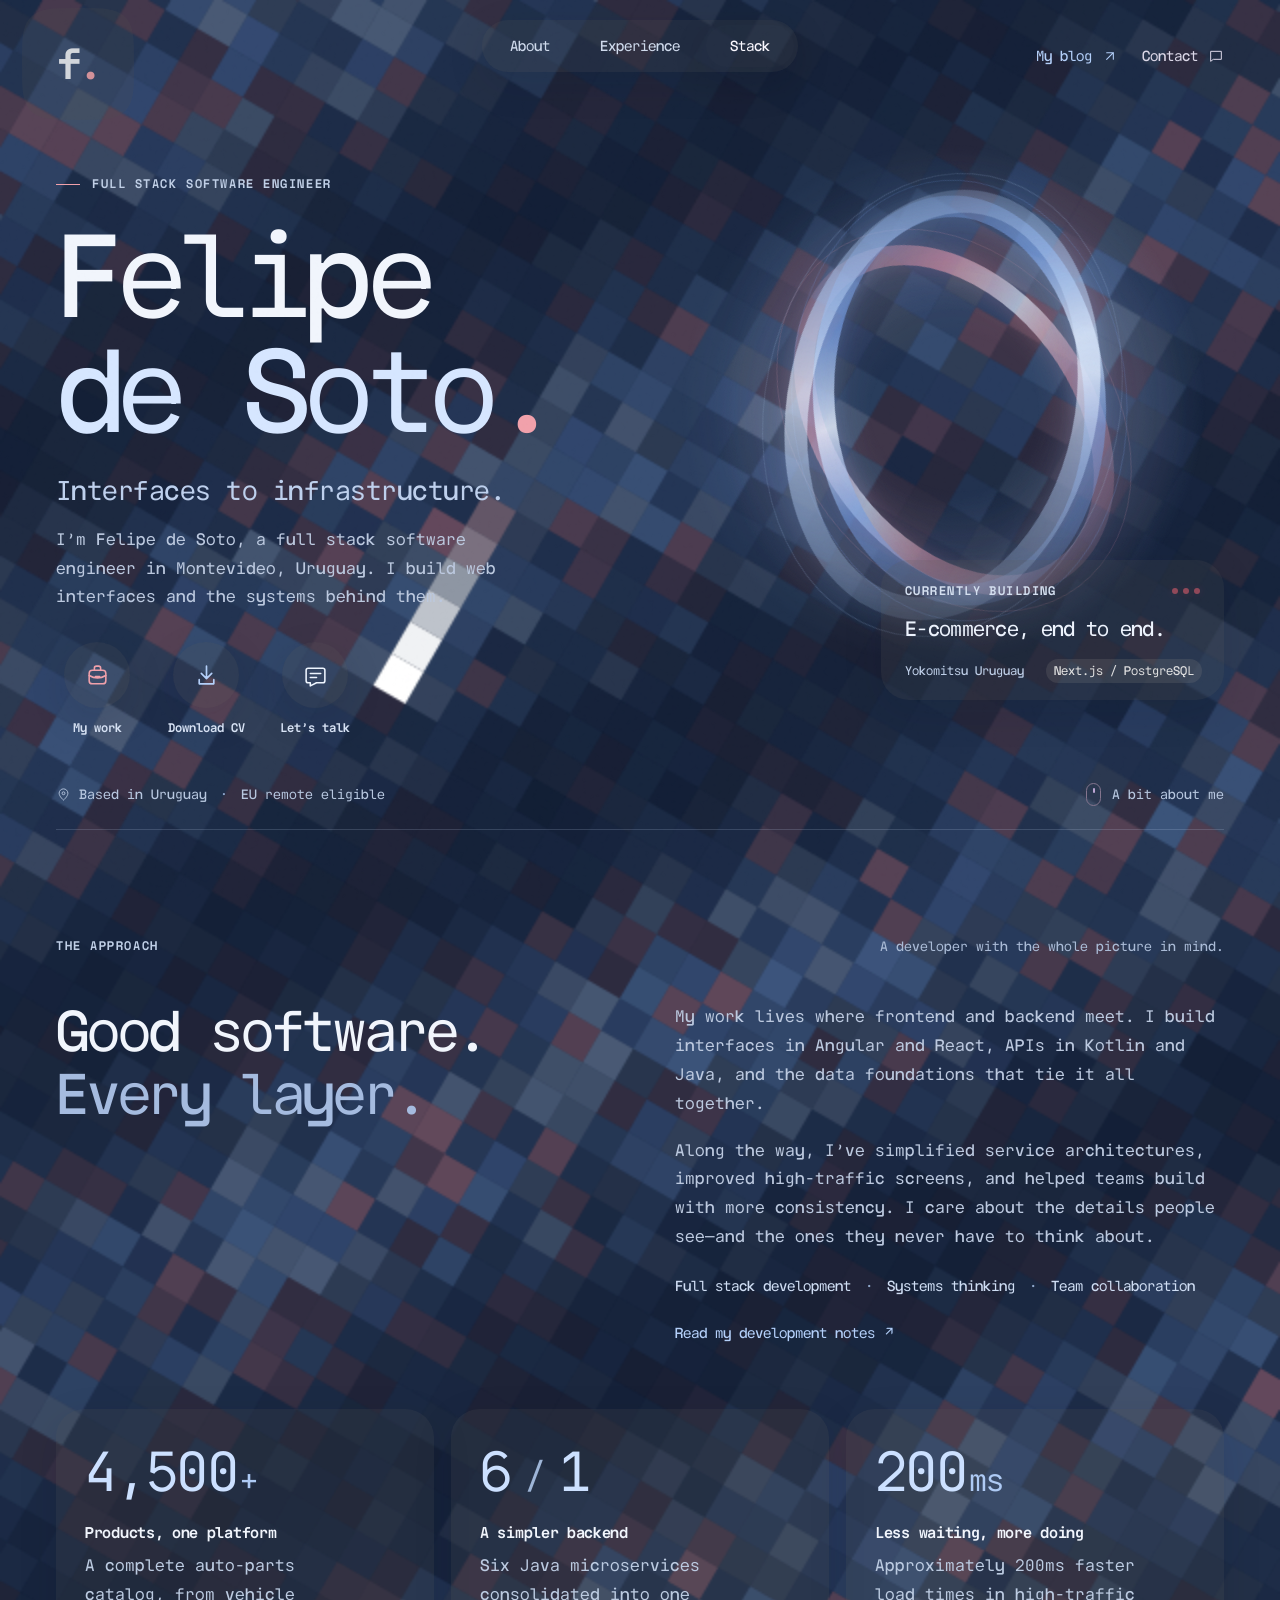
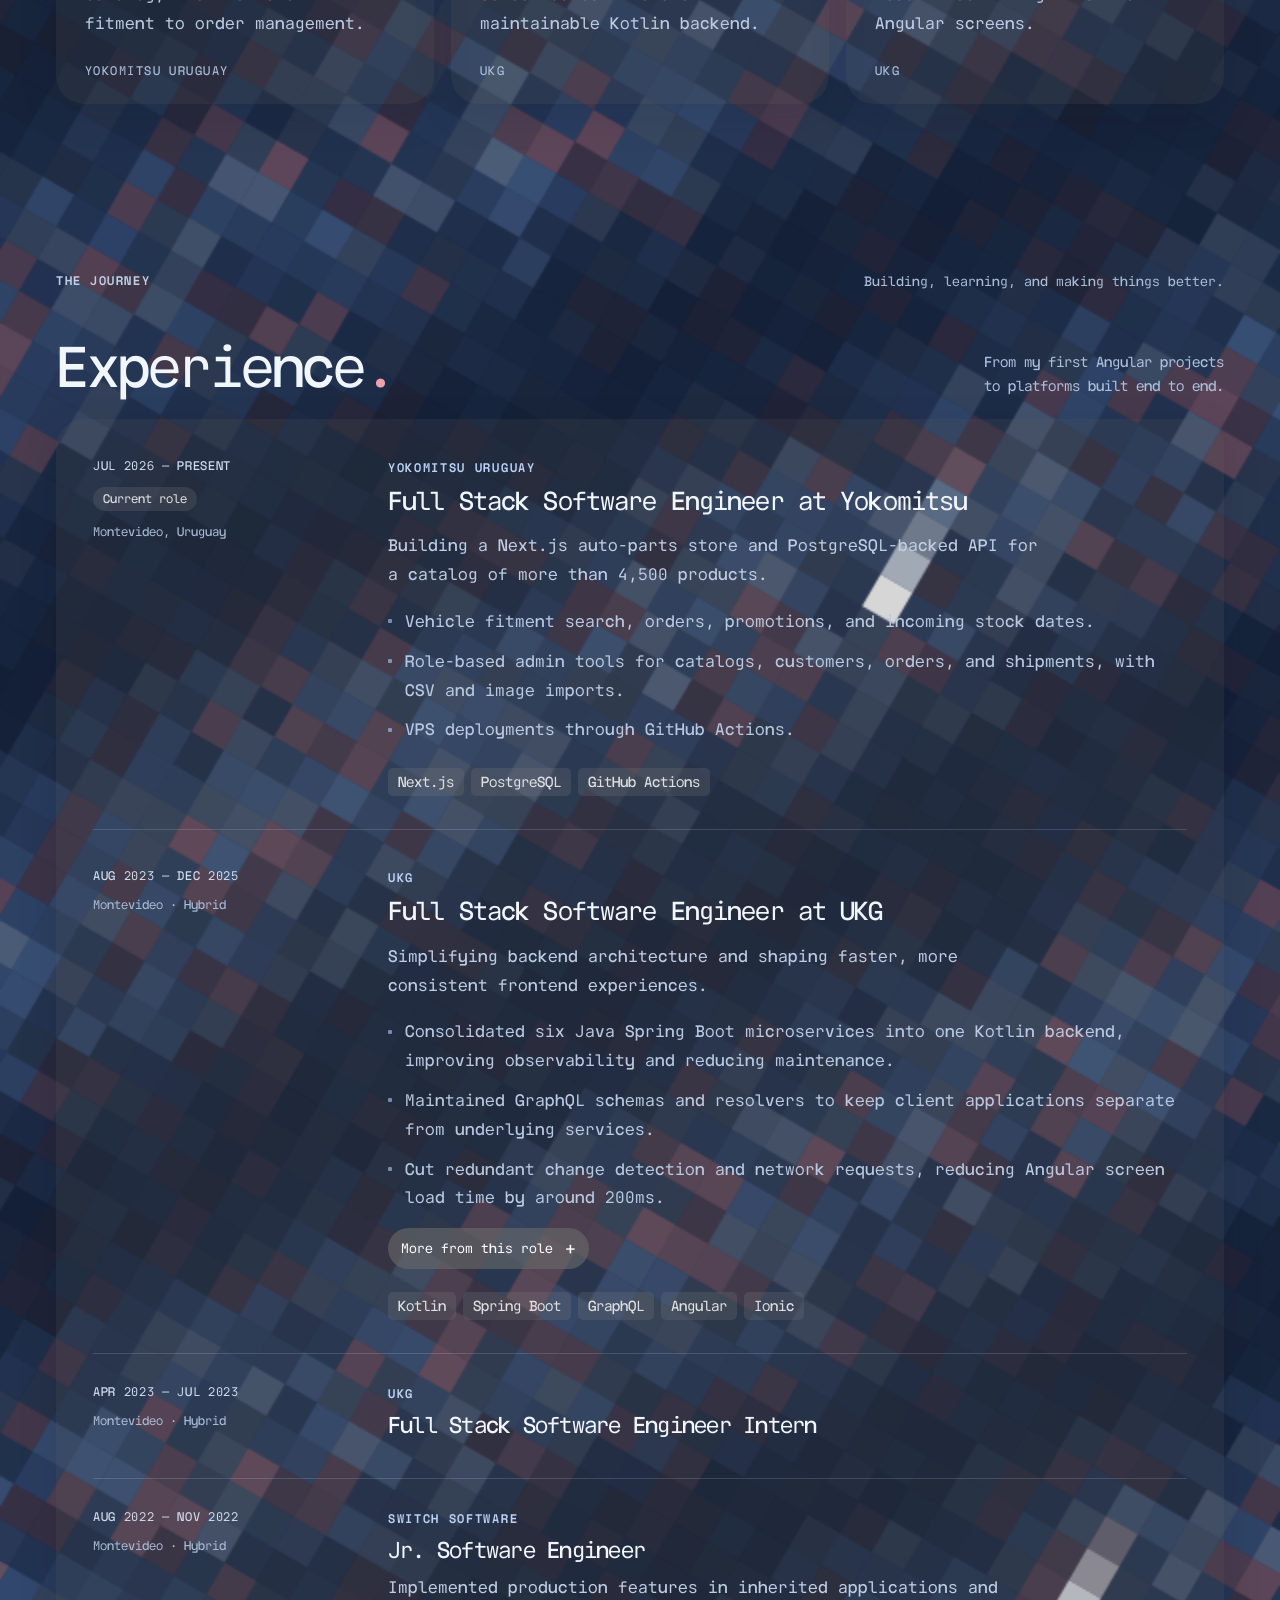
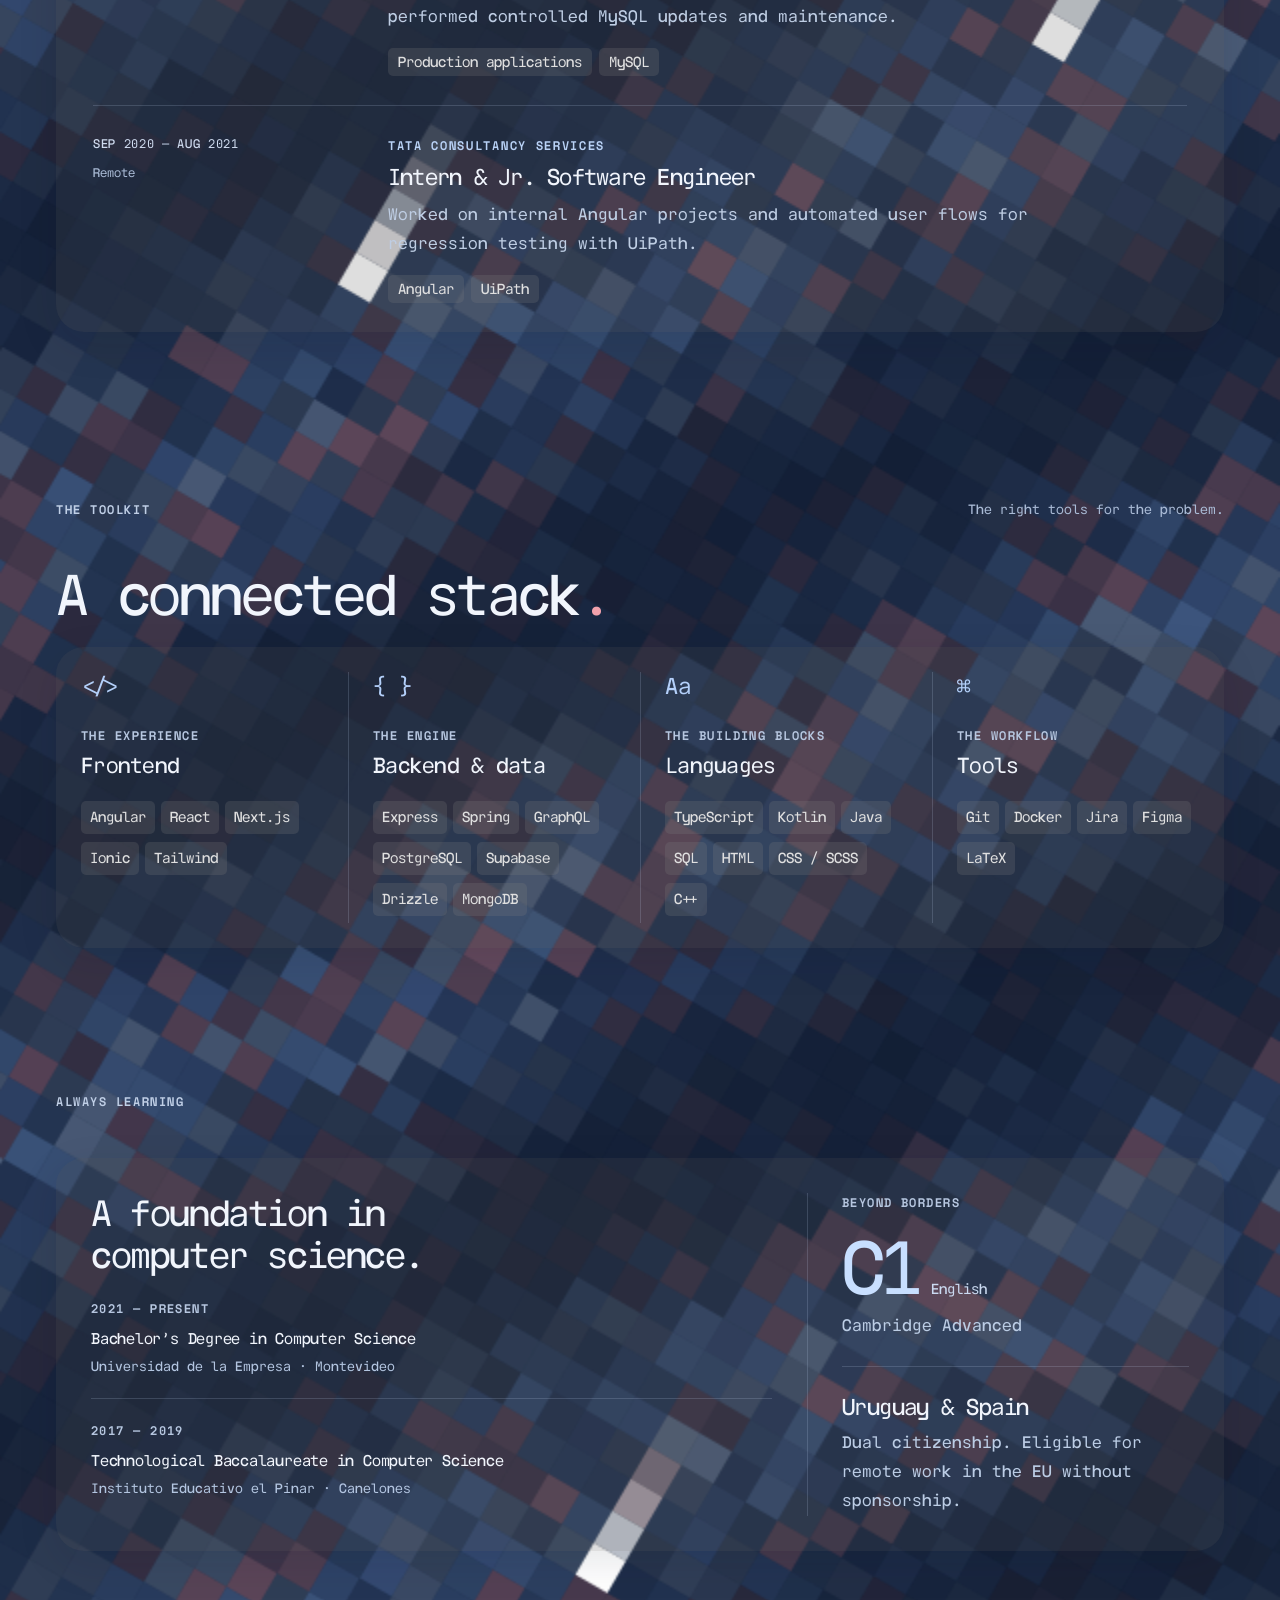
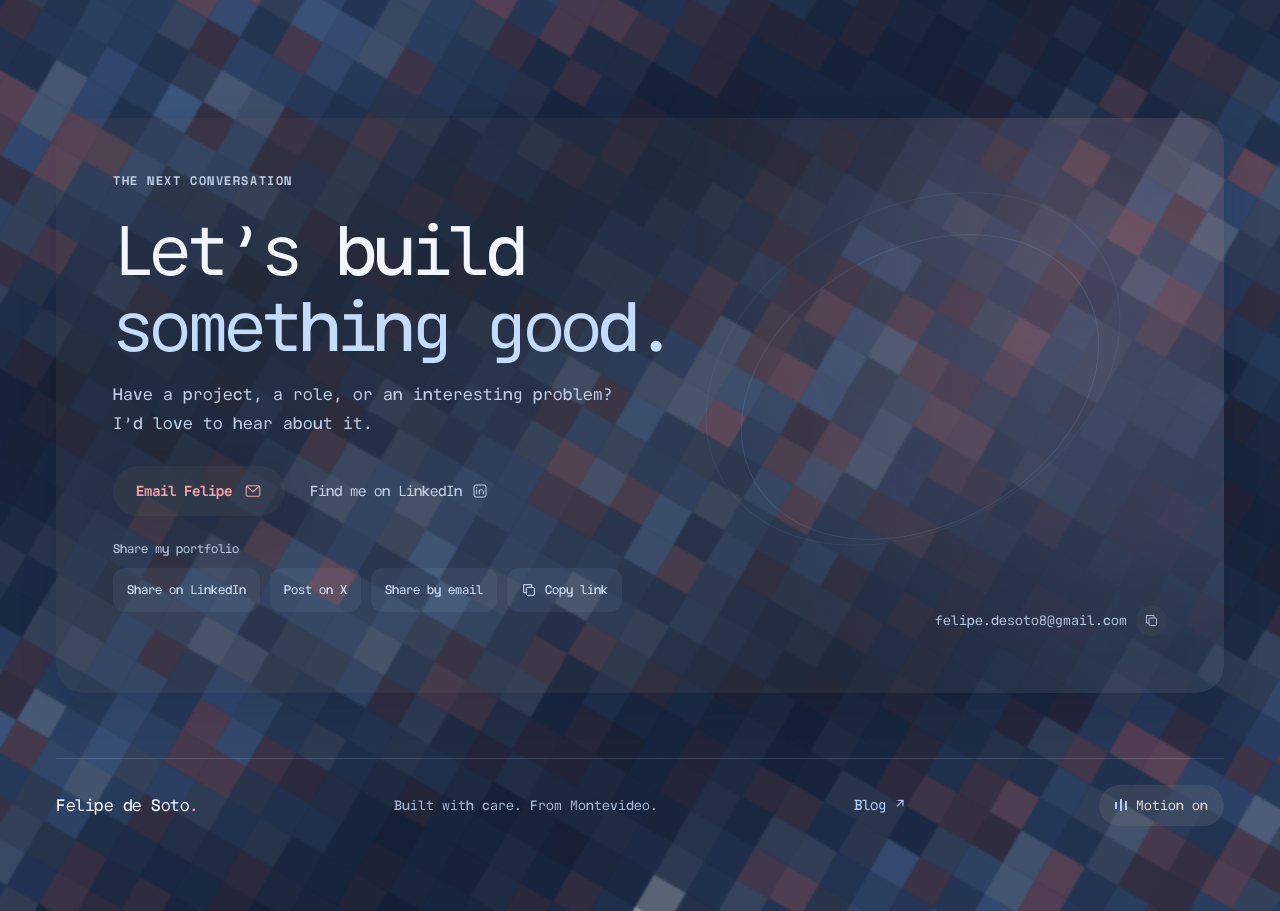
<file: index.html>
<!doctype html>
<html lang="en">
  <head>
    <meta charset="UTF-8" />
    <meta name="viewport" content="width=device-width, initial-scale=1.0" />
    <meta name="theme-color" content="#101b30" />
    <meta
      name="description"
      content="Felipe de Soto, full stack software engineer in Uruguay. Projects, CV, Angular, React, Kotlin, PostgreSQL, and WebGL notes."
    />
    <meta
      property="og:title"
      content="Felipe de Soto — Full Stack Software Engineer"
    />
    <meta
      property="og:description"
      content="Interfaces to infrastructure. Explore my experience, engineering work, and technical toolkit."
    />
    <meta property="og:type" content="website" />
    <link rel="canonical" href="https://felipedesoto.com/" />
    <meta property="og:url" content="https://felipedesoto.com/" />
    <meta property="og:site_name" content="Felipe de Soto" />
    <meta property="og:image" content="https://felipedesoto.com/blog-assets/liquid-glass-webgl.png" />
    <meta property="og:image:alt" content="Liquid glass over coral and blue layers on Felipe de Soto's portfolio" />
    <meta name="twitter:card" content="summary_large_image" />
    <link rel="icon" type="image/svg+xml" href="./favicon.svg" />
    <link rel="apple-touch-icon" sizes="180x180" href="./apple-touch-icon.png" />
    <link rel="preload" href="./assets/YIPMono-Regular-CXokgM-x.woff2" as="font" type="font/woff2" crossorigin />
    <title>Felipe de Soto — Full Stack Software Engineer</title>
    <script type="module" crossorigin src="./assets/index-Ba1KgwAr.js"></script>
    <link rel="modulepreload" crossorigin href="./assets/preload-helper-D-klIVGQ.js">
    <link rel="modulepreload" crossorigin href="./assets/glass-view-C-4juV8t.js">
    <link rel="stylesheet" crossorigin href="./assets/preload-helper-DiWeSKb-.css">
    <link rel="stylesheet" crossorigin href="./assets/index-D-Yxx4NR.css">
  </head>
  <body>
    <a class="skip-link" href="#main">Skip to content</a>
    <div class="ambient" aria-hidden="true"></div>
    <canvas class="lighting-background" aria-hidden="true"></canvas>
    <div class="grain" aria-hidden="true"></div>
    <button class="glass-playground glass" type="button" aria-label="Move glass lens" aria-describedby="glass-circle-help" title="Drag the glass lens"></button>
    <span class="sr-only" id="glass-circle-help">Drag to move. Click at the starting position to go home. Use arrow keys to move with the keyboard, or Home to return to the logo.</span>
    <header class="site-header shell">
      <a class="wordmark" href="#home" aria-label="Felipe de Soto, home"
        >f<span>.</span></a
      >
      <nav class="main-nav glass" aria-label="Main navigation">
        <span class="nav-selection glass glass-clear" aria-hidden="true"></span>
        <a href="#about">About</a>
        <a href="#experience">Experience</a>
        <a href="#stack">Stack</a>
      </nav>
      <div class="header-actions">
        <a
          class="header-contact header-blog"
          href="./blog/"
          target="_blank"
          rel="noopener noreferrer"
          aria-label="My blog (opens in a new tab)"
        >
          My blog
          <svg width="16" height="16" viewBox="0 0 24 24" fill="none" aria-hidden="true">
            <path d="M7 17 17 7M7 7h10v10" stroke="currentColor" stroke-width="1.6" stroke-linecap="round" stroke-linejoin="round"/>
          </svg>
        </a>
        <a class="header-contact" href="#contact">
          Contact
          <svg
            width="16"
            height="16"
            viewBox="0 0 24 24"
            fill="none"
            aria-hidden="true"
          >
            <path
              d="M4 5h16v12H8l-4 3V5Z"
              stroke="currentColor"
              stroke-width="1.5"
              stroke-linejoin="round"
            />
          </svg>
        </a>
      </div>
    </header>

    <main id="main">
      <section class="hero shell" id="home" aria-labelledby="hero-title">
        <div class="hero-content">
          <h1 id="hero-title">
            <span class="eyebrow hero-intro hero-heading-role"><span class="eyebrow-line" aria-hidden="true"></span>Full Stack Software Engineer</span>
            <span class="hero-name">Felipe</span>
            <span class="hero-name name-second"
              >de Soto<span class="name-dot">.</span></span
            >
          </h1>
          <p class="hero-role">
            <button class="hero-role-button" type="button" title="Click to change the tagline" aria-label="Show next tagline">
              <span class="hero-role-morph" aria-live="polite">Interfaces to infrastructure.</span>
              <span class="hero-role-hint" aria-hidden="true">Tap to explore <svg viewBox="0 0 24 24" width="16" height="16" fill="none" stroke="currentColor" stroke-width="1.5" stroke-linecap="round" stroke-linejoin="round"><path d="M20 7v5h-5M20 12a8 8 0 1 0-2.3 5.7"/></svg></span>
            </button>
          </p>
          <p class="hero-description">
            I’m Felipe de Soto, a full stack software engineer in Montevideo,
            Uruguay. I build web interfaces and the systems behind them.
          </p>
          <div class="hero-actions">
            <a class="hero-action" href="#experience" aria-label="Explore my work">
              <span class="action-orb action-orb-coral glass" aria-hidden="true">
                <svg width="25" height="25" viewBox="0 0 24 24" fill="none"><rect x="4" y="7" width="16" height="13" rx="3" stroke="currentColor" stroke-width="1.5"/><path d="M9 7V5a2 2 0 0 1 2-2h2a2 2 0 0 1 2 2v2M4 12c5 3 11 3 16 0M10 13h4" stroke="currentColor" stroke-width="1.5" stroke-linecap="round"/></svg>
              </span>
              <span>My work</span>
            </a>
            <a
              class="hero-action"
              href="./Felipe-de-Soto-CV.pdf"
              download="Felipe-de-Soto-CV.pdf"
              aria-label="Download CV"
              ><span class="action-orb action-orb-blue glass" aria-hidden="true">
              <svg
                width="25"
                height="25"
                viewBox="0 0 24 24"
                fill="none"
                aria-hidden="true"
              >
                <path
                  d="M12 3v12m-5-5 5 5 5-5M5 16v4h14v-4"
                  stroke="currentColor"
                  stroke-width="1.6"
                  stroke-linecap="round"
                  stroke-linejoin="round"
                /></svg></span><span>Download CV</span></a>
            <a class="hero-action" href="#contact" aria-label="Get in touch">
              <span class="action-orb glass" aria-hidden="true">
                <svg width="25" height="25" viewBox="0 0 24 24" fill="none"><path d="M5 5h14a2 2 0 0 1 2 2v10a2 2 0 0 1-2 2h-6l-6 3v-3H5a2 2 0 0 1-2-2V7a2 2 0 0 1 2-2Z" stroke="currentColor" stroke-width="1.5" stroke-linejoin="round"/><path d="M7 10h10M7 14h6" stroke="currentColor" stroke-width="1.5" stroke-linecap="round"/></svg>
              </span>
              <span>Let’s talk</span>
            </a>
          </div>
        </div>
        <div class="hero-art" aria-hidden="true">
          <div class="aurora-fallback"></div>
          <canvas id="hero-canvas"></canvas>
        </div>
        <aside
          class="current-card glass"
          aria-label="Current role"
        >
          <div class="current-card-top">
            <span class="mini-label build-shimmer">CURRENTLY BUILDING</span>
            <span class="build-dots" aria-hidden="true">
              <i></i><i></i><i></i>
            </span>
          </div>
          <p>
            <span class="build-shimmer build-shimmer-title"
              >E-commerce, end to end.</span
            >
          </p>
          <div class="current-card-bottom">
            <span>Yokomitsu Uruguay</span><span>Next.js / PostgreSQL</span>
          </div>
        </aside>
        <div class="hero-bottom">
          <div class="location">
            <svg
              width="15"
              height="15"
              viewBox="0 0 24 24"
              fill="none"
              aria-hidden="true"
            >
              <path
                d="M19 10c0 5-7 11-7 11S5 15 5 10a7 7 0 1 1 14 0Z"
                stroke="currentColor"
                stroke-width="1.5"
              />
              <circle
                cx="12"
                cy="10"
                r="2.3"
                stroke="currentColor"
                stroke-width="1.5"
              />
            </svg>
            Based in Uruguay <span class="divider-dot">·</span> EU remote
            eligible
          </div>
          <a class="scroll-link" href="#about"
            ><span class="scroll-icon" aria-hidden="true"></span> A bit about
            me</a
          >
        </div>
      </section>

      <section
        class="about-section shell section"
        id="about"
        aria-labelledby="about-title"
      >
        <div class="section-heading">
          <span class="eyebrow">THE APPROACH</span
          ><span class="section-note"
            >A developer with the whole picture in mind.</span
          >
        </div>
        <div class="about-grid">
          <h2 class="display-heading" id="about-title">
            Good software.<br /><span class="muted-text">Every layer.</span>
          </h2>
          <div class="about-copy">
            <p>
              My work lives where frontend and backend meet. I build interfaces
              in Angular and React, APIs in Kotlin and Java, and the data
              foundations that tie it all together.
            </p>
            <p>
              Along the way, I’ve simplified service architectures, improved
              high-traffic screens, and helped teams build with more
              consistency. I care about the details people see—and the ones they
              never have to think about.
            </p>
            <div class="about-tags">
              <span>Full stack development</span><span>Systems thinking</span
              ><span>Team collaboration</span>
            </div>
            <a class="portfolio-blog-link" href="./blog/">Read my development notes <span aria-hidden="true">↗</span></a>
          </div>
        </div>
        <div class="impact-grid">
          <article class="impact-card glass">
            <div class="metric">
              <span>4,500</span
              ><span class="metric-suffix">+</span>
            </div>
            <h3>Products, one platform</h3>
            <p>
              A complete auto-parts catalog, from vehicle fitment to order
              management.
            </p>
            <span class="metric-source">YOKOMITSU URUGUAY</span>
          </article>
          <article class="impact-card glass">
            <div class="metric"><span>6</span><span class="metric-separator">/</span><span>1</span></div>
            <h3>A simpler backend</h3>
            <p>
              Six Java microservices consolidated into one maintainable Kotlin
              backend.
            </p>
            <span class="metric-source">UKG</span>
          </article>
          <article class="impact-card glass">
            <div class="metric">
              <span>200</span
              ><span class="metric-suffix">ms</span>
            </div>
            <h3>Less waiting, more doing</h3>
            <p>
              Approximately 200ms faster load times in high-traffic Angular
              screens.
            </p>
            <span class="metric-source">UKG</span>
          </article>
        </div>
      </section>

      <section
        class="experience-section shell section"
        id="experience"
        aria-labelledby="experience-title"
      >
        <div class="section-heading">
          <span class="eyebrow">THE JOURNEY</span
          ><span class="section-note"
            >Building, learning, and making things better.</span
          >
        </div>
        <div class="section-title-row">
          <h2 class="display-heading" id="experience-title">
            Experience<span class="title-dot">.</span>
          </h2>
          <p>
            From my first Angular projects<br />to platforms built end to end.
          </p>
        </div>
        <div class="timeline experience-card glass">
          <article class="career-card featured-career">
            <div class="career-meta">
              <span class="career-date">JUL 2026 — PRESENT</span
              ><span class="role-badge">Current role</span
              ><span class="career-place">Montevideo, Uruguay</span>
            </div>
            <div class="career-content">
              <span class="company-label">YOKOMITSU URUGUAY</span>
              <h3>Full Stack Software Engineer at Yokomitsu</h3>
              <p>
                Building a Next.js auto-parts store and PostgreSQL-backed API
                for a catalog of more than 4,500 products.
              </p>
              <ul class="achievement-list">
                <li>
                  Vehicle fitment search, orders, promotions, and incoming stock
                  dates.
                </li>
                <li>
                  Role-based admin tools for catalogs, customers, orders, and
                  shipments, with CSV and image imports.
                </li>
                <li>VPS deployments through GitHub Actions.</li>
              </ul>
              <div class="tech-tags">
                <span>Next.js</span><span>PostgreSQL</span
                ><span>GitHub Actions</span>
              </div>
            </div>
          </article>
          <article class="career-card">
            <div class="career-meta">
              <span class="career-date">AUG 2023 — DEC 2025</span
              ><span class="career-place">Montevideo · Hybrid</span>
            </div>
            <div class="career-content">
              <span class="company-label">UKG</span>
              <h3>Full Stack Software Engineer at UKG</h3>
              <p>
                Simplifying backend architecture and shaping faster, more
                consistent frontend experiences.
              </p>
              <ul class="achievement-list">
                <li>
                  Consolidated six Java Spring Boot microservices into one
                  Kotlin backend, improving observability and reducing
                  maintenance.
                </li>
                <li>
                  Maintained GraphQL schemas and resolvers to keep client
                  applications separate from underlying services.
                </li>
                <li>
                  Cut redundant change detection and network requests, reducing
                  Angular screen load time by around 200ms.
                </li>
              </ul>
              <details class="career-details">
                <summary>
                  <span class="role-toggle-label">More from this role</span>
                  <span class="details-plus" aria-hidden="true">+</span>
                </summary>
                <div class="career-details-content">
                  <ul class="achievement-list">
                    <li>
                      Ran three Angular workshops covering fundamentals,
                      architecture, and team conventions.
                    </li>
                    <li>
                      Migrated legacy Angular components to the internal
                      Ionic-based library and removed deprecated dependencies.
                    </li>
                    <li>
                      Added reusable components, variants, and documentation to
                      the internal design library.
                    </li>
                  </ul>
                </div>
              </details>
              <div class="tech-tags">
                <span>Kotlin</span><span>Spring Boot</span><span>GraphQL</span
                ><span>Angular</span><span>Ionic</span>
              </div>
            </div>
          </article>
          <article class="career-card compact-career">
            <div class="career-meta">
              <span class="career-date">APR 2023 — JUL 2023</span
              ><span class="career-place">Montevideo · Hybrid</span>
            </div>
            <div class="career-content">
              <span class="company-label">UKG</span>
              <h3>Full Stack Software Engineer Intern</h3>
            </div>
          </article>
          <article class="career-card compact-career">
            <div class="career-meta">
              <span class="career-date">AUG 2022 — NOV 2022</span
              ><span class="career-place">Montevideo · Hybrid</span>
            </div>
            <div class="career-content">
              <span class="company-label">SWITCH SOFTWARE</span>
              <h3>Jr. Software Engineer</h3>
              <p>
                Implemented production features in inherited applications and
                performed controlled MySQL updates and maintenance.
              </p>
              <div class="tech-tags">
                <span>Production applications</span><span>MySQL</span>
              </div>
            </div>
          </article>
          <article class="career-card compact-career">
            <div class="career-meta">
              <span class="career-date">SEP 2020 — AUG 2021</span
              ><span class="career-place">Remote</span>
            </div>
            <div class="career-content">
              <span class="company-label">TATA CONSULTANCY SERVICES</span>
              <h3>Intern & Jr. Software Engineer</h3>
              <p>
                Worked on internal Angular projects and automated user flows for
                regression testing with UiPath.
              </p>
              <div class="tech-tags">
                <span>Angular</span><span>UiPath</span>
              </div>
            </div>
          </article>
        </div>
      </section>

      <section
        class="stack-section shell section"
        id="stack"
        aria-labelledby="stack-title"
      >
        <div class="section-heading">
          <span class="eyebrow">THE TOOLKIT</span
          ><span class="section-note">The right tools for the problem.</span>
        </div>
        <div class="section-title-row">
          <h2 class="display-heading" id="stack-title">
            A connected stack<span class="title-dot">.</span>
          </h2>
        </div>
        <div class="stack-grid stack-group glass">
          <article class="stack-card">
            <span class="stack-symbol" aria-hidden="true">&lt;/&gt;</span
            ><span class="mini-label">THE EXPERIENCE</span>
            <h3>Frontend</h3>
            <div class="stack-tags">
              <span>Angular</span><span>React</span><span>Next.js</span
              ><span>Ionic</span><span>Tailwind</span>
            </div>
          </article>
          <article class="stack-card">
            <span class="stack-symbol" aria-hidden="true">{ }</span
            ><span class="mini-label">THE ENGINE</span>
            <h3>Backend & data</h3>
            <div class="stack-tags">
              <span>Express</span><span>Spring</span><span>GraphQL</span
              ><span>PostgreSQL</span><span>Supabase</span><span>Drizzle</span
              ><span>MongoDB</span>
            </div>
          </article>
          <article class="stack-card">
            <span class="stack-symbol" aria-hidden="true">Aa</span
            ><span class="mini-label">THE BUILDING BLOCKS</span>
            <h3>Languages</h3>
            <div class="stack-tags">
              <span>TypeScript</span><span>Kotlin</span><span>Java</span
              ><span>SQL</span><span>HTML</span><span>CSS / SCSS</span
              ><span>C++</span>
            </div>
          </article>
          <article class="stack-card">
            <span class="stack-symbol" aria-hidden="true">⌘</span
            ><span class="mini-label">THE WORKFLOW</span>
            <h3>Tools</h3>
            <div class="stack-tags">
              <span>Git</span><span>Docker</span><span>Jira</span
              ><span>Figma</span><span>LaTeX</span>
            </div>
          </article>
        </div>
      </section>

      <section
        class="education-section shell section"
        aria-labelledby="education-title"
      >
        <div class="section-heading">
          <span class="eyebrow">ALWAYS LEARNING</span>
        </div>
        <div class="education-grid education-group glass">
          <div class="education-main">
            <h2 id="education-title">A foundation in<br />computer science.</h2>
            <div class="education-item">
              <span class="mini-label">2021 — PRESENT</span>
              <h3>Bachelor’s Degree in Computer Science</h3>
              <p>Universidad de la Empresa · Montevideo</p>
            </div>
            <div class="education-item">
              <span class="mini-label">2017 — 2019</span>
              <h3>Technological Baccalaureate in Computer Science</h3>
              <p>Instituto Educativo el Pinar · Canelones</p>
            </div>
          </div>
          <aside class="education-aside">
            <span class="mini-label">BEYOND BORDERS</span>
            <div class="language-mark">C1<span>English</span></div>
            <p>Cambridge Advanced</p>
            <div class="education-divider"></div>
            <h3>Uruguay & Spain</h3>
            <p>
              Dual citizenship. Eligible for remote work in the EU without
              sponsorship.
            </p>
          </aside>
        </div>
      </section>

      <section
        class="contact-section shell section"
        id="contact"
        aria-labelledby="contact-title"
      >
        <div class="contact-panel glass">
          <div class="contact-glow" aria-hidden="true"></div>
          <span class="eyebrow">THE NEXT CONVERSATION</span>
          <h2 class="display-heading" id="contact-title">
            Let’s build<br /><span>something good.</span>
          </h2>
          <p>
            Have a project, a role, or an interesting problem?<br />I’d love to
            hear about it.
          </p>
          <div class="contact-actions">
            <a
              class="button button-primary glass"
              href="mailto:felipe.desoto8@gmail.com"
              >Email Felipe
              <svg
                width="18"
                height="18"
                viewBox="0 0 24 24"
                fill="none"
                aria-hidden="true"
              >
                <rect
                  x="3"
                  y="5"
                  width="18"
                  height="14"
                  rx="2"
                  stroke="currentColor"
                  stroke-width="1.5"
                />
                <path
                  d="m4 6 8 7 8-7"
                  stroke="currentColor"
                  stroke-width="1.5"
                  stroke-linejoin="round"
                /></svg></a
            ><a
              class="text-link"
              href="https://www.linkedin.com/in/felipe-de-soto/"
              target="_blank"
              rel="noopener noreferrer"
              >Find me on LinkedIn
              <svg
                width="16"
                height="16"
                viewBox="0 0 24 24"
                fill="none"
                aria-hidden="true"
              >
                <rect
                  x="3"
                  y="3"
                  width="18"
                  height="18"
                  rx="3"
                  stroke="currentColor"
                  stroke-width="1.5"
                />
                <path
                  d="M7 10v7m4 0v-7m0 3c0-4 6-4 6 0v4"
                  stroke="currentColor"
                  stroke-width="1.5"
                />
                <circle cx="7" cy="7" r="1" fill="currentColor" /></svg
            ></a>
          </div>
          <div class="email-row">
            <a href="mailto:felipe.desoto8@gmail.com"
              ><span class="email-text">felipe.desoto8@gmail.com</span></a
            ><button
              class="copy-email glass"
              type="button"
              aria-label="Copy email address"
            >
              <svg
                width="15"
                height="15"
                viewBox="0 0 24 24"
                fill="none"
                aria-hidden="true"
              >
                <rect
                  x="8"
                  y="8"
                  width="12"
                  height="12"
                  rx="2"
                  stroke="currentColor"
                  stroke-width="1.5"
                />
                <path
                  d="M16 8V4H4v12h4"
                  stroke="currentColor"
                  stroke-width="1.5"
                />
              </svg>
            </button>
          </div>
          <p class="copy-status sr-only" role="status" aria-live="polite"></p>
          <div class="share-tools" data-share-tools data-share-title="Felipe de Soto — Full Stack Software Engineer" data-share-url="https://felipedesoto.com/" role="group" aria-label="Share my portfolio">
<span class="share-caption">Share my portfolio</span>
<a class="share-action" href="https://www.linkedin.com/sharing/share-offsite/?url=https%3A%2F%2Ffelipedesoto.com%2F" target="_blank" rel="noopener noreferrer">Share on LinkedIn</a>
<a class="share-action" href="https://twitter.com/intent/tweet?url=https%3A%2F%2Ffelipedesoto.com%2F&amp;text=Felipe%20de%20Soto%20%E2%80%94%20Full%20Stack%20Software%20Engineer" target="_blank" rel="noopener noreferrer">Post on X</a>
<a class="share-action" href="mailto:?subject=Felipe%20de%20Soto%20%E2%80%94%20Full%20Stack%20Software%20Engineer&amp;body=https%3A%2F%2Ffelipedesoto.com%2F">Share by email</a>
<button class="share-action" type="button" data-share-copy hidden><svg width="16" height="16" viewBox="0 0 24 24" fill="none" stroke="currentColor" stroke-width="1.5" aria-hidden="true"><rect x="8" y="8" width="12" height="12" rx="2"/><path d="M16 8V4H4v12h4"/></svg><span data-share-label>Copy link</span></button>
<button class="share-action" type="button" data-share-native hidden>More sharing options ↗</button>
<span class="share-status" data-share-status role="status" aria-live="polite" aria-atomic="true"></span>
</div>
        </div>
      </section>
    </main>

    <footer class="site-footer shell">
      <a class="footer-name" href="#home">Felipe de Soto<span>.</span></a
      ><span class="footer-note">Built with care. From Montevideo.</span
      ><a class="portfolio-blog-link" href="./blog/">Blog <span aria-hidden="true">↗</span></a
      ><button id="motion-toggle" type="button" aria-pressed="false">
        <span class="motion-bars" aria-hidden="true"><i></i><i></i><i></i></span
        ><span id="motion-label">Motion on</span>
      </button>
    </footer>
    <aside class="glass-controls" aria-label="Appearance controls" hidden>
      <section class="glass-controls-panel glass" id="glass-settings-panel" aria-labelledby="glass-controls-title" hidden>
        <div class="glass-controls-heading">
          <h2 id="glass-controls-title">Glass controls</h2>
          <button class="glass-controls-close glass" type="button" aria-label="Close glass controls">
            <svg width="18" height="18" viewBox="0 0 24 24" fill="none" aria-hidden="true"><path d="m6 6 12 12M18 6 6 18" stroke="currentColor" stroke-width="1.5" stroke-linecap="round"/></svg>
          </button>
        </div>
        <p>Adjust the glass as you browse.</p>
        <div class="glass-controls-fields"></div>
        <div class="glass-controls-bottom">
          <span>Saved on this device</span>
          <button class="glass-controls-reset glass" type="button">Reset</button>
        </div>
      </section>
      <button class="glass-controls-toggle glass" type="button" aria-expanded="false" aria-controls="glass-settings-panel">
        <svg width="17" height="17" viewBox="0 0 24 24" fill="none" aria-hidden="true"><path d="M4 7h5m6 0h5M4 17h9m6 0h1" stroke="currentColor" stroke-width="1.5" stroke-linecap="round"/><circle cx="12" cy="7" r="3" stroke="currentColor" stroke-width="1.5"/><circle cx="16" cy="17" r="3" stroke="currentColor" stroke-width="1.5"/></svg>
        <span>Glass controls</span>
      </button>
    </aside>
  </body>
</html>
</file>
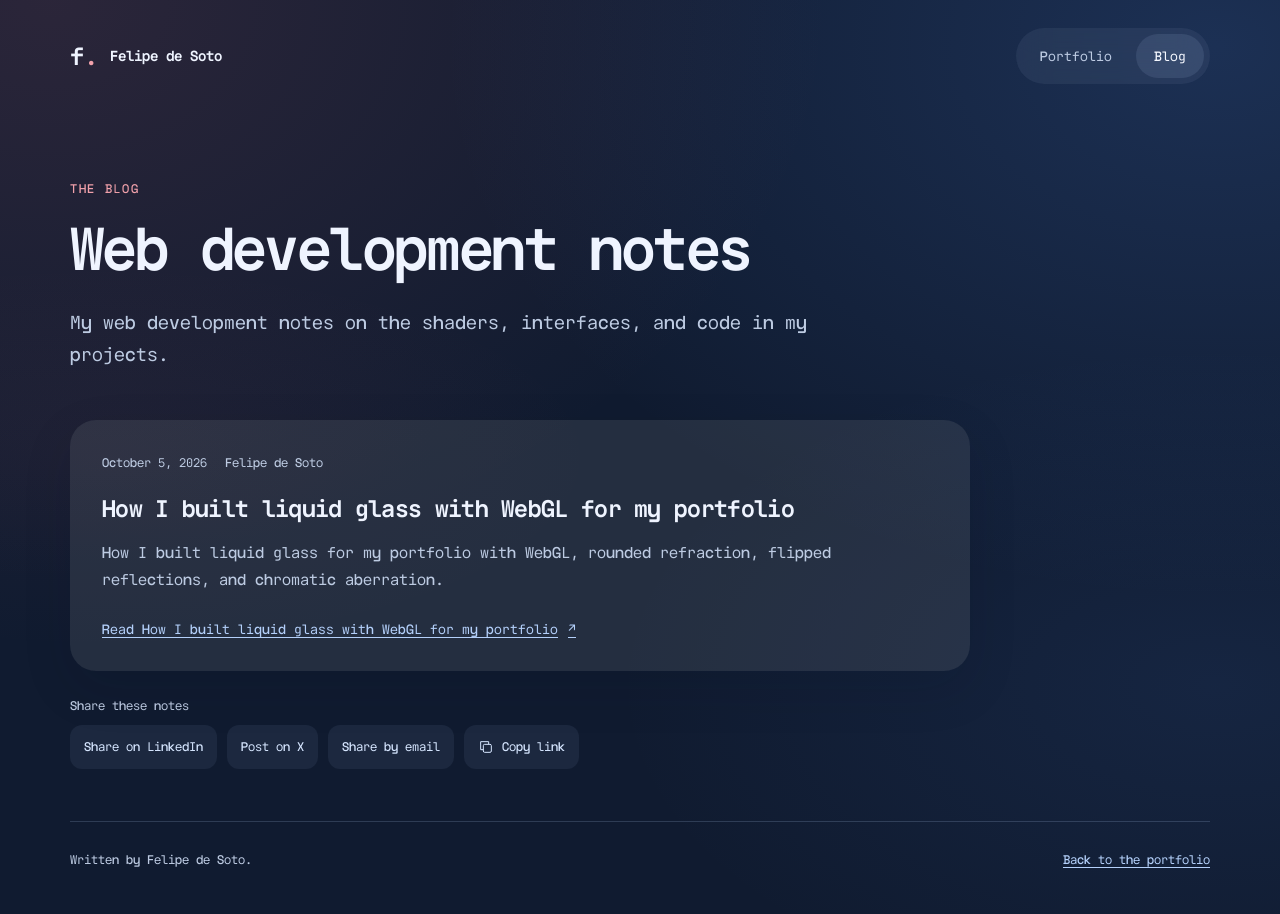
<file: blog/index.html>
<!doctype html>
<!-- Generated by scripts/build-blog.mjs. Edit content/blog instead. -->
<html lang="en">
<head>
<meta charset="UTF-8"><meta name="viewport" content="width=device-width, initial-scale=1.0">
<meta name="theme-color" content="#101b30"><meta name="description" content="Web development notes by Felipe de Soto: WebGL shaders, interface design, code examples, and interactive demos.">

<link rel="canonical" href="https://felipedesoto.com/blog/">
<meta property="og:title" content="Web development and rendering notes"><meta property="og:description" content="Web development notes by Felipe de Soto: WebGL shaders, interface design, code examples, and interactive demos.">
<meta property="og:type" content="website"><meta property="og:url" content="https://felipedesoto.com/blog/"><meta property="og:site_name" content="Felipe de Soto"><meta property="og:locale" content="en_US">
<meta property="og:image" content="https://felipedesoto.com/blog-assets/liquid-glass-webgl.png"><meta property="og:image:alt" content="Liquid glass over coral and blue layers, from Felipe de Soto&#39;s WebGL tutorial"><meta property="og:image:width" content="1200"><meta property="og:image:height" content="630">
<meta name="twitter:card" content="summary_large_image"><meta name="twitter:title" content="Web development and rendering notes"><meta name="twitter:description" content="Web development notes by Felipe de Soto: WebGL shaders, interface design, code examples, and interactive demos."><meta name="twitter:image" content="https://felipedesoto.com/blog-assets/liquid-glass-webgl.png"><meta name="twitter:image:alt" content="Liquid glass over coral and blue layers, from Felipe de Soto&#39;s WebGL tutorial">

<script type="application/ld+json">{"@context":"https://schema.org","@type":"Blog","name":"Web development notes","url":"https://felipedesoto.com/blog/","author":{"@type":"Person","name":"Felipe de Soto","url":"https://felipedesoto.com/"}}</script>
<link rel="icon" type="image/svg+xml" href="../favicon.svg"><link rel="apple-touch-icon" sizes="180x180" href="../apple-touch-icon.png"><link rel="preload" href="../assets/YIPMono-Regular-CXokgM-x.woff2" as="font" type="font/woff2" crossorigin>
<title>Web development and rendering notes — Felipe de Soto</title>
  <script type="module" crossorigin src="../assets/preload-helper-D-klIVGQ.js"></script>
  <script type="module" crossorigin src="../assets/main-CiN5PKIc.js"></script>
  <link rel="stylesheet" crossorigin href="../assets/preload-helper-DiWeSKb-.css">
  <link rel="stylesheet" crossorigin href="../assets/main-DszHapzm.css">
</head>
<body class="blog-page">
<a class="skip-link" href="#main">Skip to content</a>
<div class="blog-shell">
<header class="blog-header">
<a class="blog-brand" href="../" aria-label="Felipe de Soto, portfolio">f<span>.</span><span class="blog-brand-name">Felipe de Soto</span></a>
<nav class="blog-nav" aria-label="Blog navigation"><a href="../">Portfolio</a><a href="./" aria-current="page">Blog</a></nav>
</header>
<main class="blog-main" id="main" tabindex="-1"><section class="blog-hero"><p class="blog-kicker">The blog</p><h1 class="blog-index-heading">Web development notes</h1><p class="blog-description">My web development notes on the shaders, interfaces, and code in my projects.</p></section><section class="blog-post-list" aria-label="Posts"><article class="blog-post-card glass"><div class="blog-post-meta"><time datetime="2026-10-05">October 5, 2026</time><span>Felipe de Soto</span></div><h2><a class="blog-post-link" href="posts/glass-effect/">How I built liquid glass with WebGL for my portfolio</a></h2><p class="blog-post-description">How I built liquid glass for my portfolio with WebGL, rounded refraction, flipped reflections, and chromatic aberration.</p><a class="blog-post-read" href="posts/glass-effect/" aria-label="Read How I built liquid glass with WebGL for my portfolio">Read How I built liquid glass with WebGL for my portfolio <span aria-hidden="true">↗</span></a></article></section></main>
<aside class="blog-share"><div class="share-tools" data-share-tools data-share-title="Web development and rendering notes" data-share-url="https://felipedesoto.com/blog/" role="group" aria-label="Share these notes">
<span class="share-caption">Share these notes</span>
<a class="share-action" href="https://www.linkedin.com/sharing/share-offsite/?url=https%3A%2F%2Ffelipedesoto.com%2Fblog%2F" target="_blank" rel="noopener noreferrer">Share on LinkedIn</a>
<a class="share-action" href="https://twitter.com/intent/tweet?url=https%3A%2F%2Ffelipedesoto.com%2Fblog%2F&amp;text=Web%20development%20and%20rendering%20notes" target="_blank" rel="noopener noreferrer">Post on X</a>
<a class="share-action" href="mailto:?subject=Web%20development%20and%20rendering%20notes&amp;body=https%3A%2F%2Ffelipedesoto.com%2Fblog%2F">Share by email</a>
<button class="share-action" type="button" data-share-copy hidden><svg width="16" height="16" viewBox="0 0 24 24" fill="none" stroke="currentColor" stroke-width="1.5" aria-hidden="true"><rect x="8" y="8" width="12" height="12" rx="2"/><path d="M16 8V4H4v12h4"/></svg><span data-share-label>Copy link</span></button>
<button class="share-action" type="button" data-share-native hidden>More sharing options ↗</button>
<span class="share-status" data-share-status role="status" aria-live="polite" aria-atomic="true"></span>
</div></aside>
<footer class="blog-footer"><p>Written by Felipe de Soto.</p><a href="../">Back to the portfolio</a></footer>
</div>
</body>
</html>
</file>
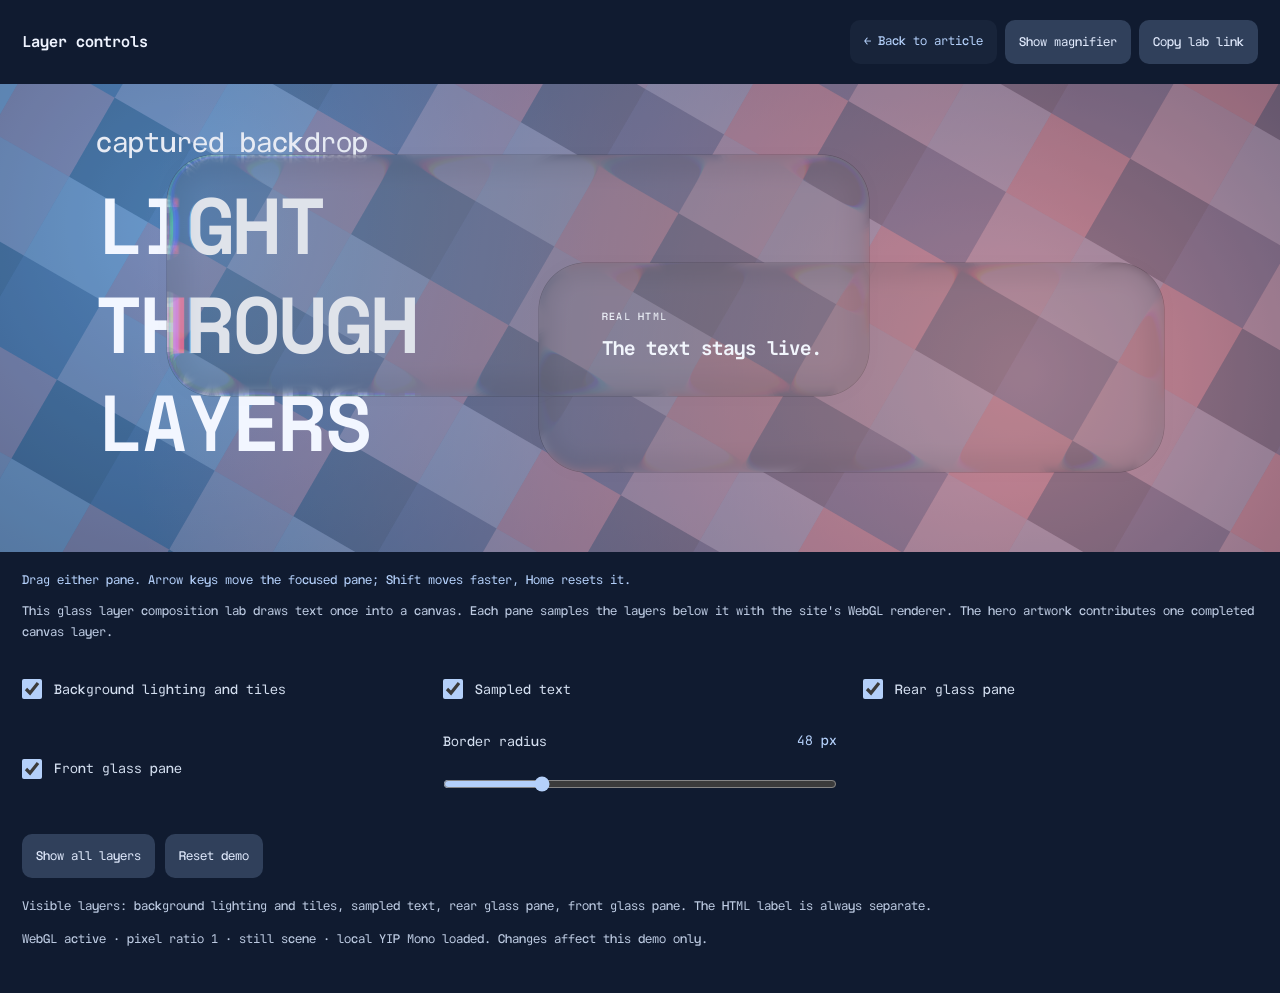
<file: blog/labs/layers/index.html>
<!doctype html>
<!-- Generated by scripts/build-blog.mjs. Edit content/blog instead. -->
<html lang="en">
<head>
<meta charset="UTF-8"><meta name="viewport" content="width=device-width, initial-scale=1.0">
<meta name="theme-color" content="#101b30"><meta name="description" content="Glass layer composition lab: explore the liquid glass renderer from Felipe de Soto&#39;s portfolio.">
<meta name="robots" content="noindex, follow">
<link rel="canonical" href="https://felipedesoto.com/blog/labs/layers/">
<meta property="og:title" content="Glass layer composition lab"><meta property="og:description" content="Glass layer composition lab: explore the liquid glass renderer from Felipe de Soto&#39;s portfolio.">
<meta property="og:type" content="website"><meta property="og:url" content="https://felipedesoto.com/blog/labs/layers/"><meta property="og:site_name" content="Felipe de Soto"><meta property="og:locale" content="en_US">
<meta property="og:image" content="https://felipedesoto.com/blog-assets/liquid-glass-webgl.png"><meta property="og:image:alt" content="Liquid glass over coral and blue layers, from Felipe de Soto&#39;s WebGL tutorial"><meta property="og:image:width" content="1200"><meta property="og:image:height" content="630">
<meta name="twitter:card" content="summary_large_image"><meta name="twitter:title" content="Glass layer composition lab"><meta name="twitter:description" content="Glass layer composition lab: explore the liquid glass renderer from Felipe de Soto&#39;s portfolio."><meta name="twitter:image" content="https://felipedesoto.com/blog-assets/liquid-glass-webgl.png"><meta name="twitter:image:alt" content="Liquid glass over coral and blue layers, from Felipe de Soto&#39;s WebGL tutorial">

<link rel="icon" type="image/svg+xml" href="../../../favicon.svg"><link rel="apple-touch-icon" sizes="180x180" href="../../../apple-touch-icon.png"><link rel="preload" href="../../../assets/YIPMono-Regular-CXokgM-x.woff2" as="font" type="font/woff2" crossorigin>
<title>Glass layer composition lab — Felipe de Soto</title>
  <script type="module" crossorigin src="../../../assets/preload-helper-D-klIVGQ.js"></script>
  <script type="module" crossorigin src="../../../assets/main-CiN5PKIc.js"></script>
  <link rel="stylesheet" crossorigin href="../../../assets/preload-helper-DiWeSKb-.css">
  <link rel="stylesheet" crossorigin href="../../../assets/main-DszHapzm.css">
</head>
<body class="blog-page blog-lab-page">
<a class="skip-link" href="#main">Skip to content</a>
<div class="blog-shell">
<header class="blog-header">
<a class="blog-brand" href="../../../" aria-label="Felipe de Soto, portfolio">f<span>.</span><span class="blog-brand-name">Felipe de Soto</span></a>
<nav class="blog-nav" aria-label="Blog navigation"><a href="../../../">Portfolio</a><a href="../../">Blog</a></nav>
</header>
<main class="blog-main" id="main" tabindex="-1"><h1 class="blog-lab-heading">Glass layer composition lab</h1><section class="glass-demo is-expanded is-standalone" data-glass-demo="layers" data-lab-standalone data-lab-href="./" data-article-href="../../posts/glass-effect/#lab-layers" aria-label="Glass layer composition lab"><div data-demo-placeholder>
<div class="glass-demo-toolbar"><h3 class="glass-demo-title">Layer controls</h3><div class="glass-demo-tools"><a class="glass-demo-back" href="../../posts/glass-effect/#lab-layers">← Back to article</a><button type="button" disabled>Show magnifier</button><a class="glass-demo-back" href="./">Open layer lab ↗</a></div></div>
<div class="glass-demo-workspace"><div class="glass-demo-stage glass-demo-preview" role="img" aria-label="Static preview of a glass pane over a blue and coral backdrop"><span class="glass-demo-preview-text">LIGHT<br>THROUGH<br>LAYERS</span><span class="glass-demo-preview-pane" aria-hidden="true"></span></div></div>
<p class="glass-demo-drag-hint">Drag either pane. Arrow keys move the focused pane; Shift moves faster, Home resets it.</p><p class="glass-demo-caption">This glass layer composition lab draws text once into a canvas. Each pane samples the layers below it with the site's WebGL renderer. The hero artwork contributes one completed canvas layer.</p>
<div class="glass-demo-controls"><label class="glass-demo-toggle"><input disabled type="checkbox" checked><span>Background lighting and tiles</span></label><label class="glass-demo-toggle"><input disabled type="checkbox" checked><span>Sampled text</span></label><label class="glass-demo-toggle"><input disabled type="checkbox" checked><span>Rear glass pane</span></label><label class="glass-demo-toggle"><input disabled type="checkbox" checked><span>Front glass pane</span></label><label class="glass-demo-control"><span class="glass-demo-control-heading"><span>Border radius</span><output>48 px</output></span><input disabled type="range" value="48" min="0" max="200" step="1"></label></div><div class="glass-demo-actions"><button disabled type="button">Show all layers</button><button disabled type="button">Reset demo</button></div>
<p class="glass-demo-summary">Visible layers: background lighting and tiles, sampled text, rear glass pane, front glass pane. The HTML label is always separate.</p>
<p class="glass-demo-status" data-demo-load-status role="status" aria-live="polite" aria-atomic="true">Interactive WebGL lab loads when nearby. Enable JavaScript to change these settings.</p></div></section></main>

<footer class="blog-footer"><p>Written by Felipe de Soto.</p><a href="../../../">Back to the portfolio</a></footer>
</div>
</body>
</html>
</file>
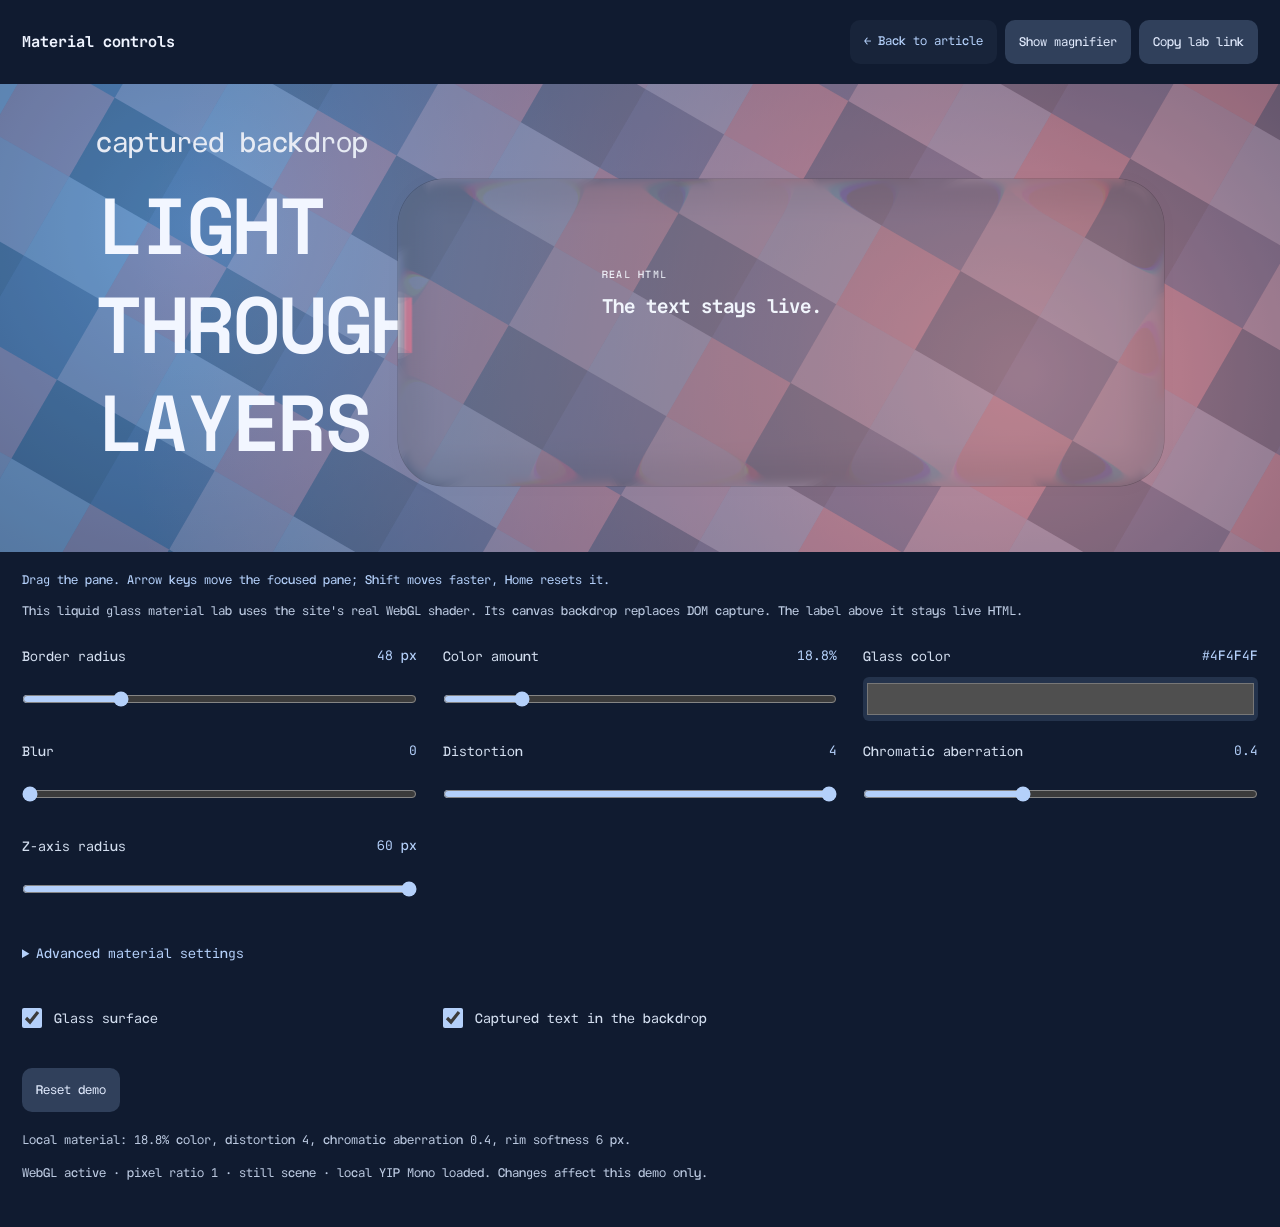
<file: blog/labs/material/index.html>
<!doctype html>
<!-- Generated by scripts/build-blog.mjs. Edit content/blog instead. -->
<html lang="en">
<head>
<meta charset="UTF-8"><meta name="viewport" content="width=device-width, initial-scale=1.0">
<meta name="theme-color" content="#101b30"><meta name="description" content="Liquid glass material lab: explore the liquid glass renderer from Felipe de Soto&#39;s portfolio.">
<meta name="robots" content="noindex, follow">
<link rel="canonical" href="https://felipedesoto.com/blog/labs/material/">
<meta property="og:title" content="Liquid glass material lab"><meta property="og:description" content="Liquid glass material lab: explore the liquid glass renderer from Felipe de Soto&#39;s portfolio.">
<meta property="og:type" content="website"><meta property="og:url" content="https://felipedesoto.com/blog/labs/material/"><meta property="og:site_name" content="Felipe de Soto"><meta property="og:locale" content="en_US">
<meta property="og:image" content="https://felipedesoto.com/blog-assets/liquid-glass-webgl.png"><meta property="og:image:alt" content="Liquid glass over coral and blue layers, from Felipe de Soto&#39;s WebGL tutorial"><meta property="og:image:width" content="1200"><meta property="og:image:height" content="630">
<meta name="twitter:card" content="summary_large_image"><meta name="twitter:title" content="Liquid glass material lab"><meta name="twitter:description" content="Liquid glass material lab: explore the liquid glass renderer from Felipe de Soto&#39;s portfolio."><meta name="twitter:image" content="https://felipedesoto.com/blog-assets/liquid-glass-webgl.png"><meta name="twitter:image:alt" content="Liquid glass over coral and blue layers, from Felipe de Soto&#39;s WebGL tutorial">

<link rel="icon" type="image/svg+xml" href="../../../favicon.svg"><link rel="apple-touch-icon" sizes="180x180" href="../../../apple-touch-icon.png"><link rel="preload" href="../../../assets/YIPMono-Regular-CXokgM-x.woff2" as="font" type="font/woff2" crossorigin>
<title>Liquid glass material lab — Felipe de Soto</title>
  <script type="module" crossorigin src="../../../assets/preload-helper-D-klIVGQ.js"></script>
  <script type="module" crossorigin src="../../../assets/main-CiN5PKIc.js"></script>
  <link rel="stylesheet" crossorigin href="../../../assets/preload-helper-DiWeSKb-.css">
  <link rel="stylesheet" crossorigin href="../../../assets/main-DszHapzm.css">
</head>
<body class="blog-page blog-lab-page">
<a class="skip-link" href="#main">Skip to content</a>
<div class="blog-shell">
<header class="blog-header">
<a class="blog-brand" href="../../../" aria-label="Felipe de Soto, portfolio">f<span>.</span><span class="blog-brand-name">Felipe de Soto</span></a>
<nav class="blog-nav" aria-label="Blog navigation"><a href="../../../">Portfolio</a><a href="../../">Blog</a></nav>
</header>
<main class="blog-main" id="main" tabindex="-1"><h1 class="blog-lab-heading">Liquid glass material lab</h1><section class="glass-demo is-expanded is-standalone" data-glass-demo="material" data-lab-standalone data-lab-href="./" data-article-href="../../posts/glass-effect/#lab-material" aria-label="Liquid glass material lab"><div data-demo-placeholder>
<div class="glass-demo-toolbar"><h3 class="glass-demo-title">Material controls</h3><div class="glass-demo-tools"><a class="glass-demo-back" href="../../posts/glass-effect/#lab-material">← Back to article</a><button type="button" disabled>Show magnifier</button><a class="glass-demo-back" href="./">Open material lab ↗</a></div></div>
<div class="glass-demo-workspace"><div class="glass-demo-stage glass-demo-preview" role="img" aria-label="Static preview of a glass pane over a blue and coral backdrop"><span class="glass-demo-preview-text">LIGHT<br>THROUGH<br>LAYERS</span><span class="glass-demo-preview-pane" aria-hidden="true"></span></div></div>
<p class="glass-demo-drag-hint">Drag the pane. Arrow keys move the focused pane; Shift moves faster, Home resets it.</p><p class="glass-demo-caption">This liquid glass material lab uses the site's real WebGL shader. Its canvas backdrop replaces DOM capture. The label above it stays live HTML.</p>
<div class="glass-demo-controls"><label class="glass-demo-control"><span class="glass-demo-control-heading"><span>Border radius</span><output>48 px</output></span><input disabled type="range" value="48" min="0" max="200" step="1"></label><label class="glass-demo-control"><span class="glass-demo-control-heading"><span>Color amount</span><output>18.8%</output></span><input disabled type="range" value="0.188" min="0" max="1" step="0.001"></label><label class="glass-demo-control"><span class="glass-demo-control-heading"><span>Glass color</span><output>#4F4F4F</output></span><input disabled type="color" value="#4f4f4f"></label><label class="glass-demo-control"><span class="glass-demo-control-heading"><span>Blur</span><output>0</output></span><input disabled type="range" value="0" min="0" max="5" step="0.1"></label><label class="glass-demo-control"><span class="glass-demo-control-heading"><span>Distortion</span><output>4</output></span><input disabled type="range" value="4" min="0" max="4" step="0.01"></label><label class="glass-demo-control"><span class="glass-demo-control-heading"><span>Chromatic aberration</span><output>0.4</output></span><input disabled type="range" value="0.4" min="0" max="1" step="0.01"></label><label class="glass-demo-control"><span class="glass-demo-control-heading"><span>Z-axis radius</span><output>60 px</output></span><input disabled type="range" value="60" min="0" max="60" step="1"></label><details class="glass-demo-advanced" inert><summary>Advanced material settings</summary></details><label class="glass-demo-toggle"><input disabled type="checkbox" checked><span>Glass surface</span></label><label class="glass-demo-toggle"><input disabled type="checkbox" checked><span>Captured text in the backdrop</span></label></div><div class="glass-demo-actions"><button disabled type="button">Reset demo</button></div>
<p class="glass-demo-summary">Local material: 18.8% color, distortion 4, chromatic aberration 0.4, rim softness 6 px.</p>
<p class="glass-demo-status" data-demo-load-status role="status" aria-live="polite" aria-atomic="true">Interactive WebGL lab loads when nearby. Enable JavaScript to change these settings.</p></div></section></main>

<footer class="blog-footer"><p>Written by Felipe de Soto.</p><a href="../../../">Back to the portfolio</a></footer>
</div>
</body>
</html>
</file>
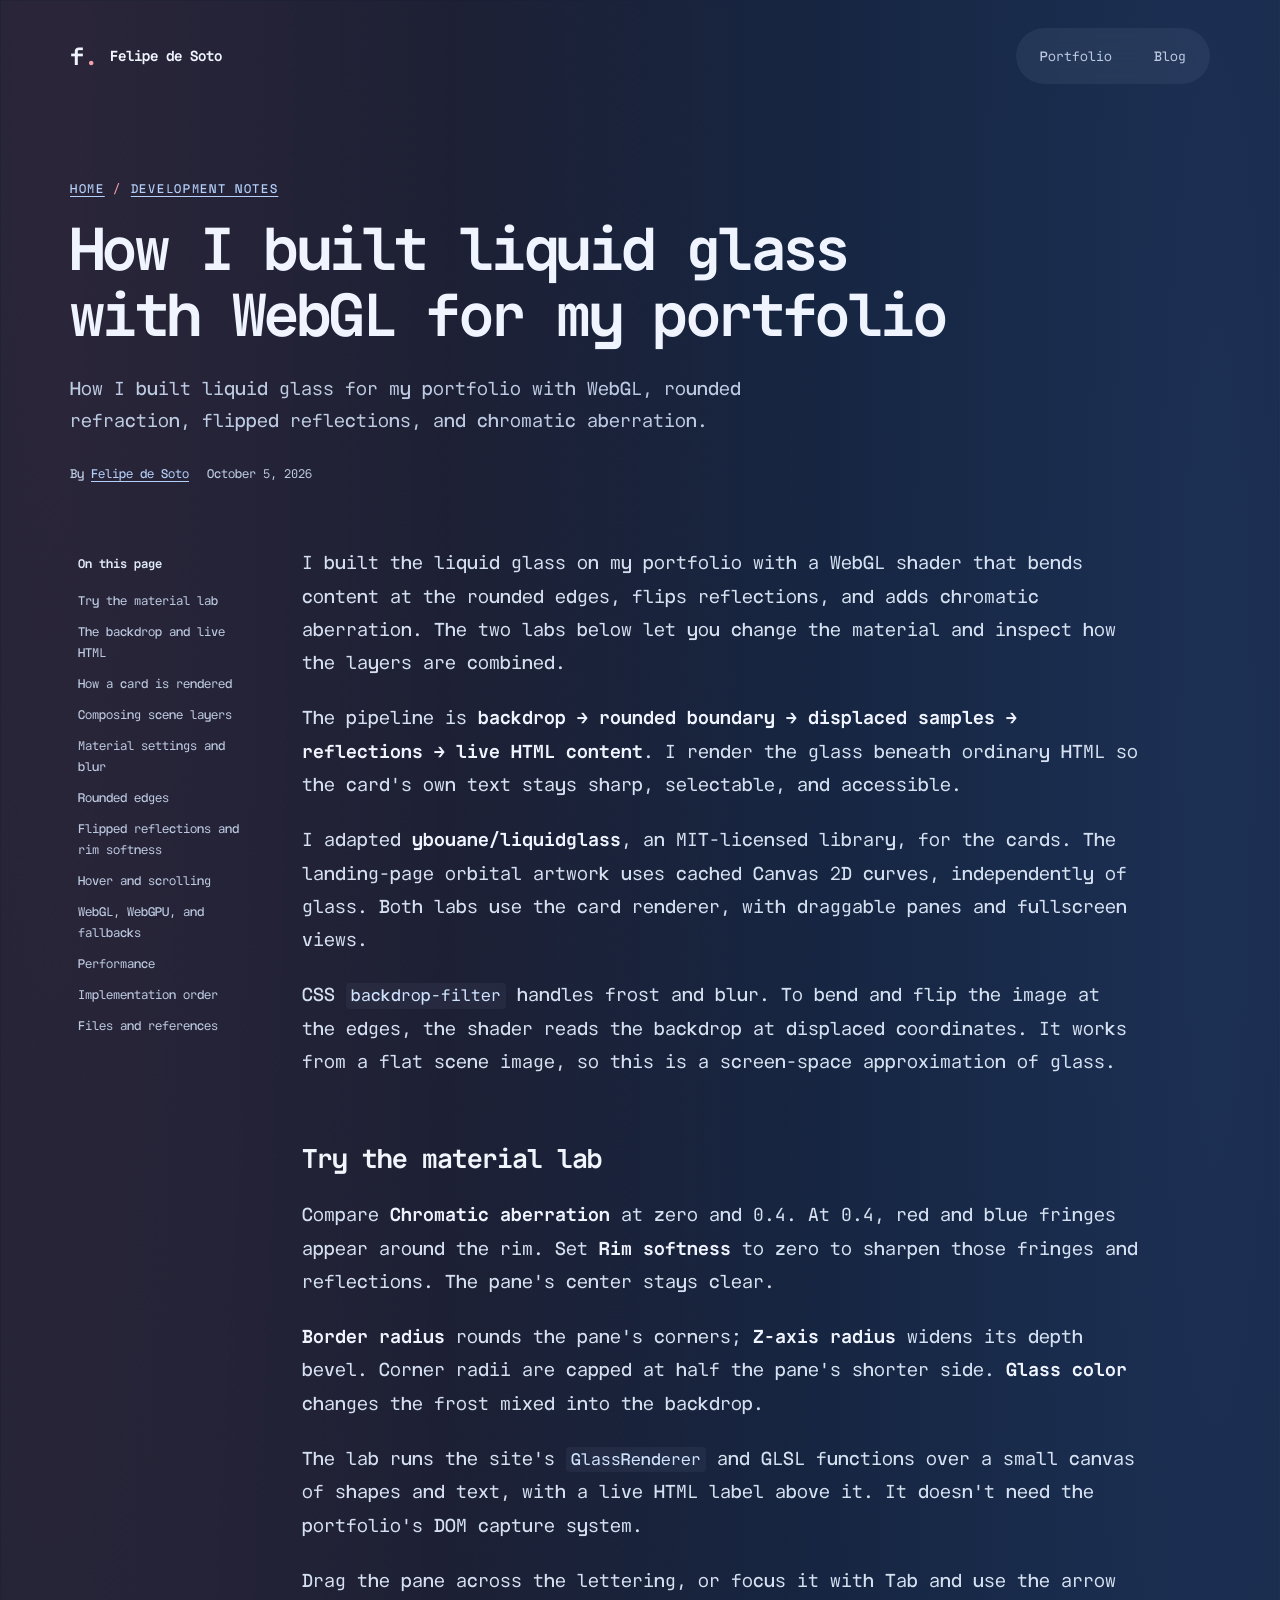
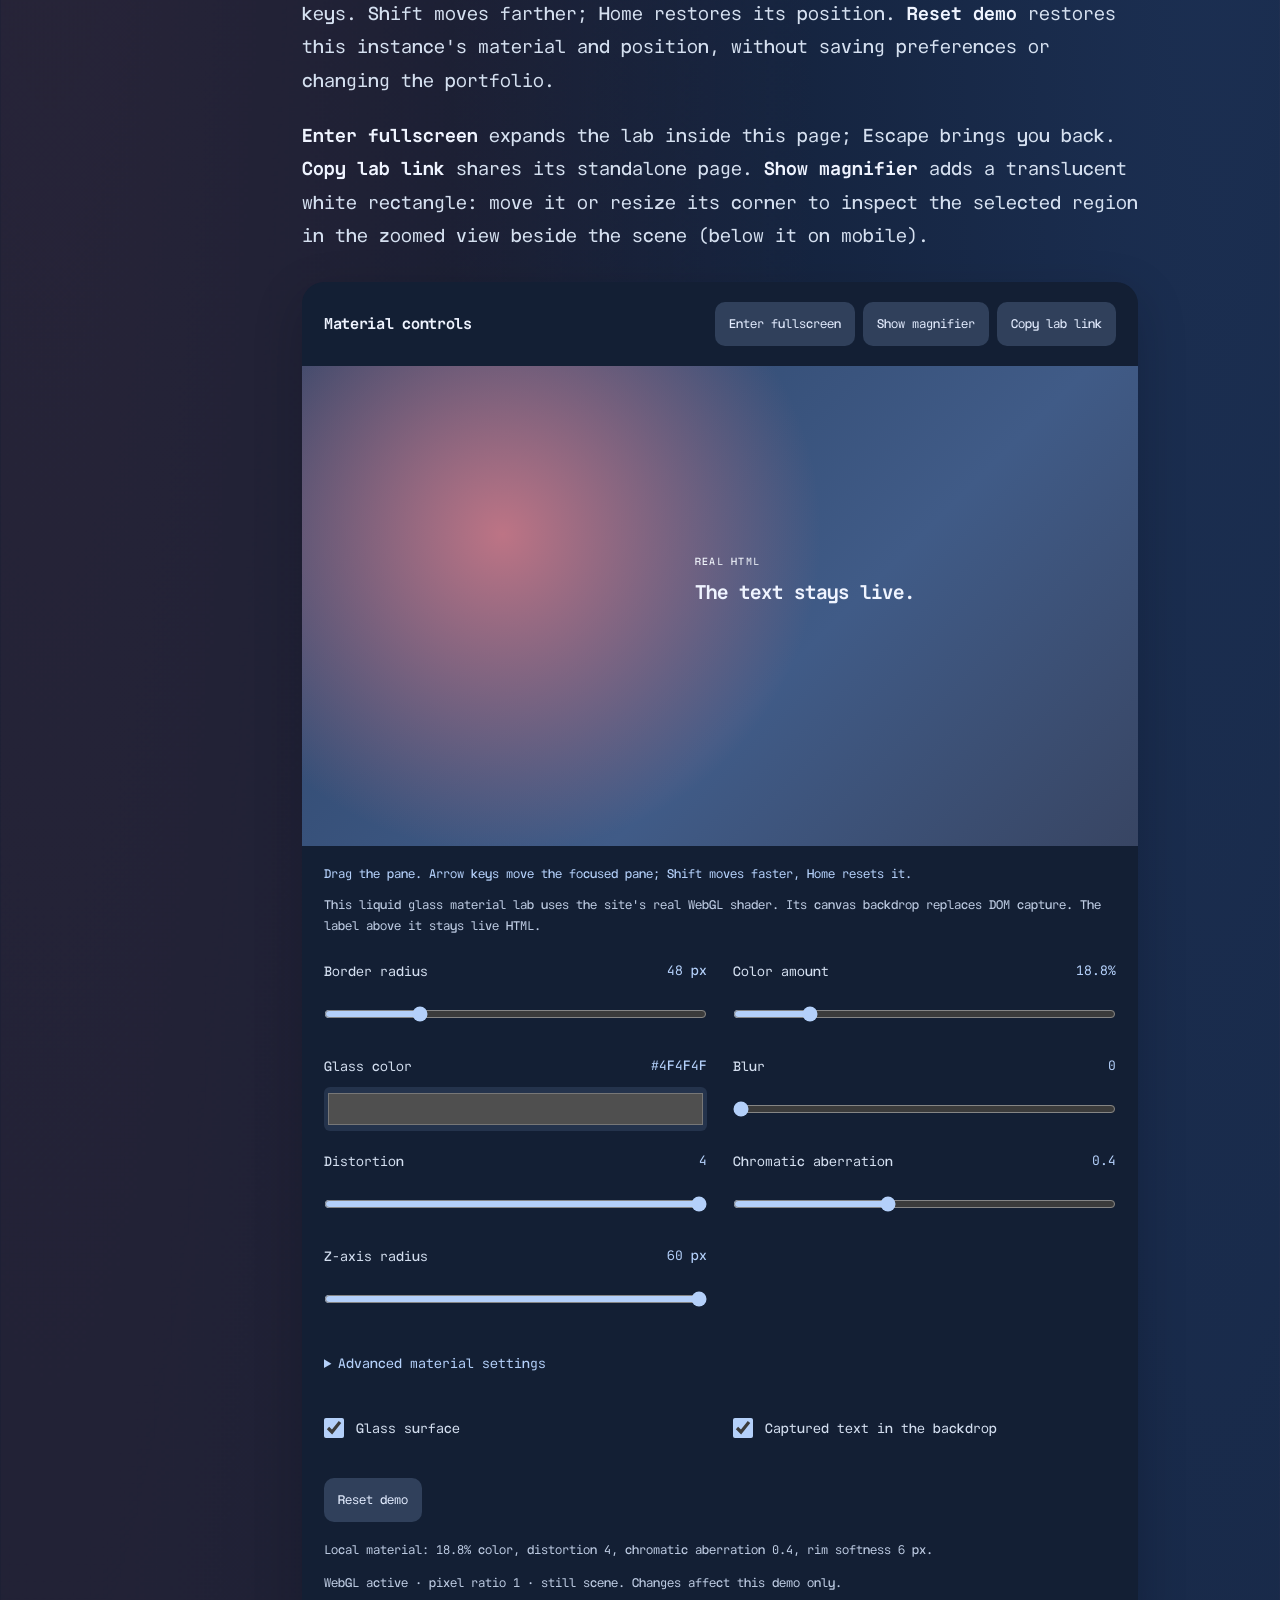
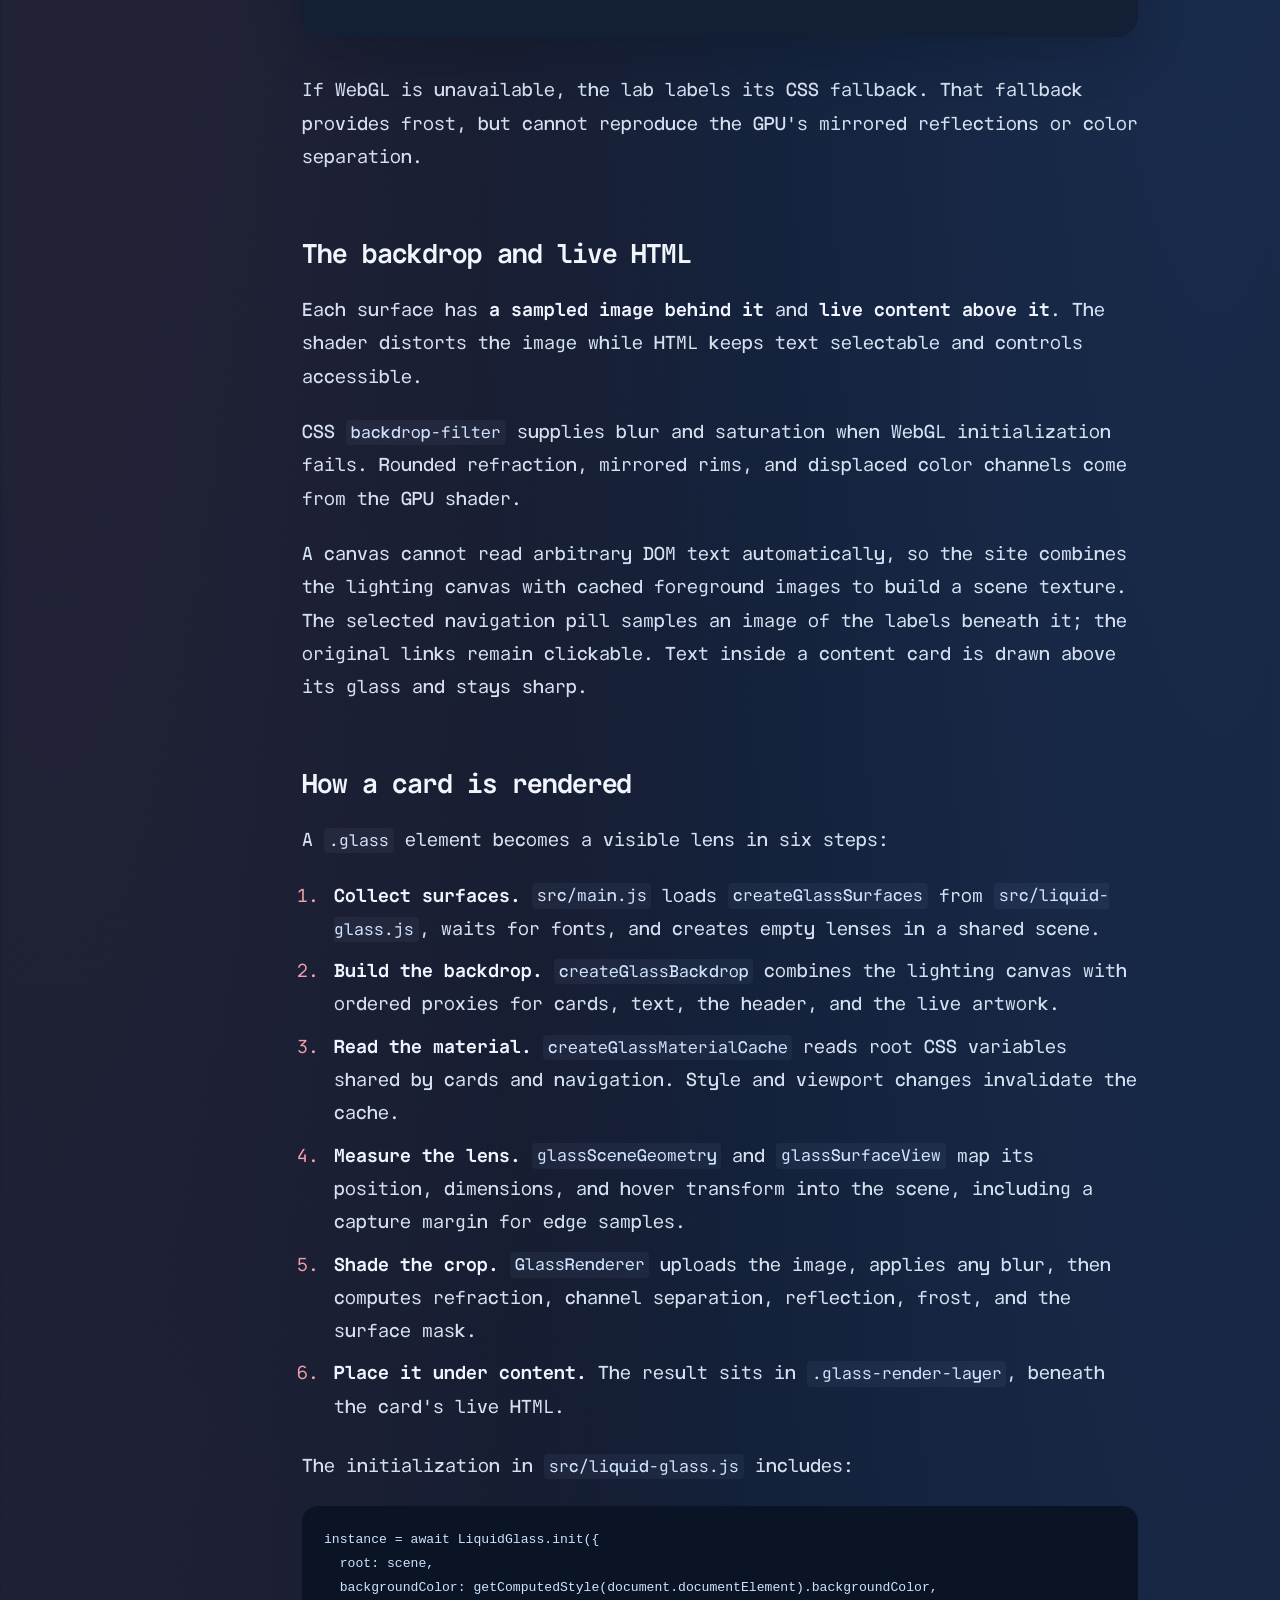
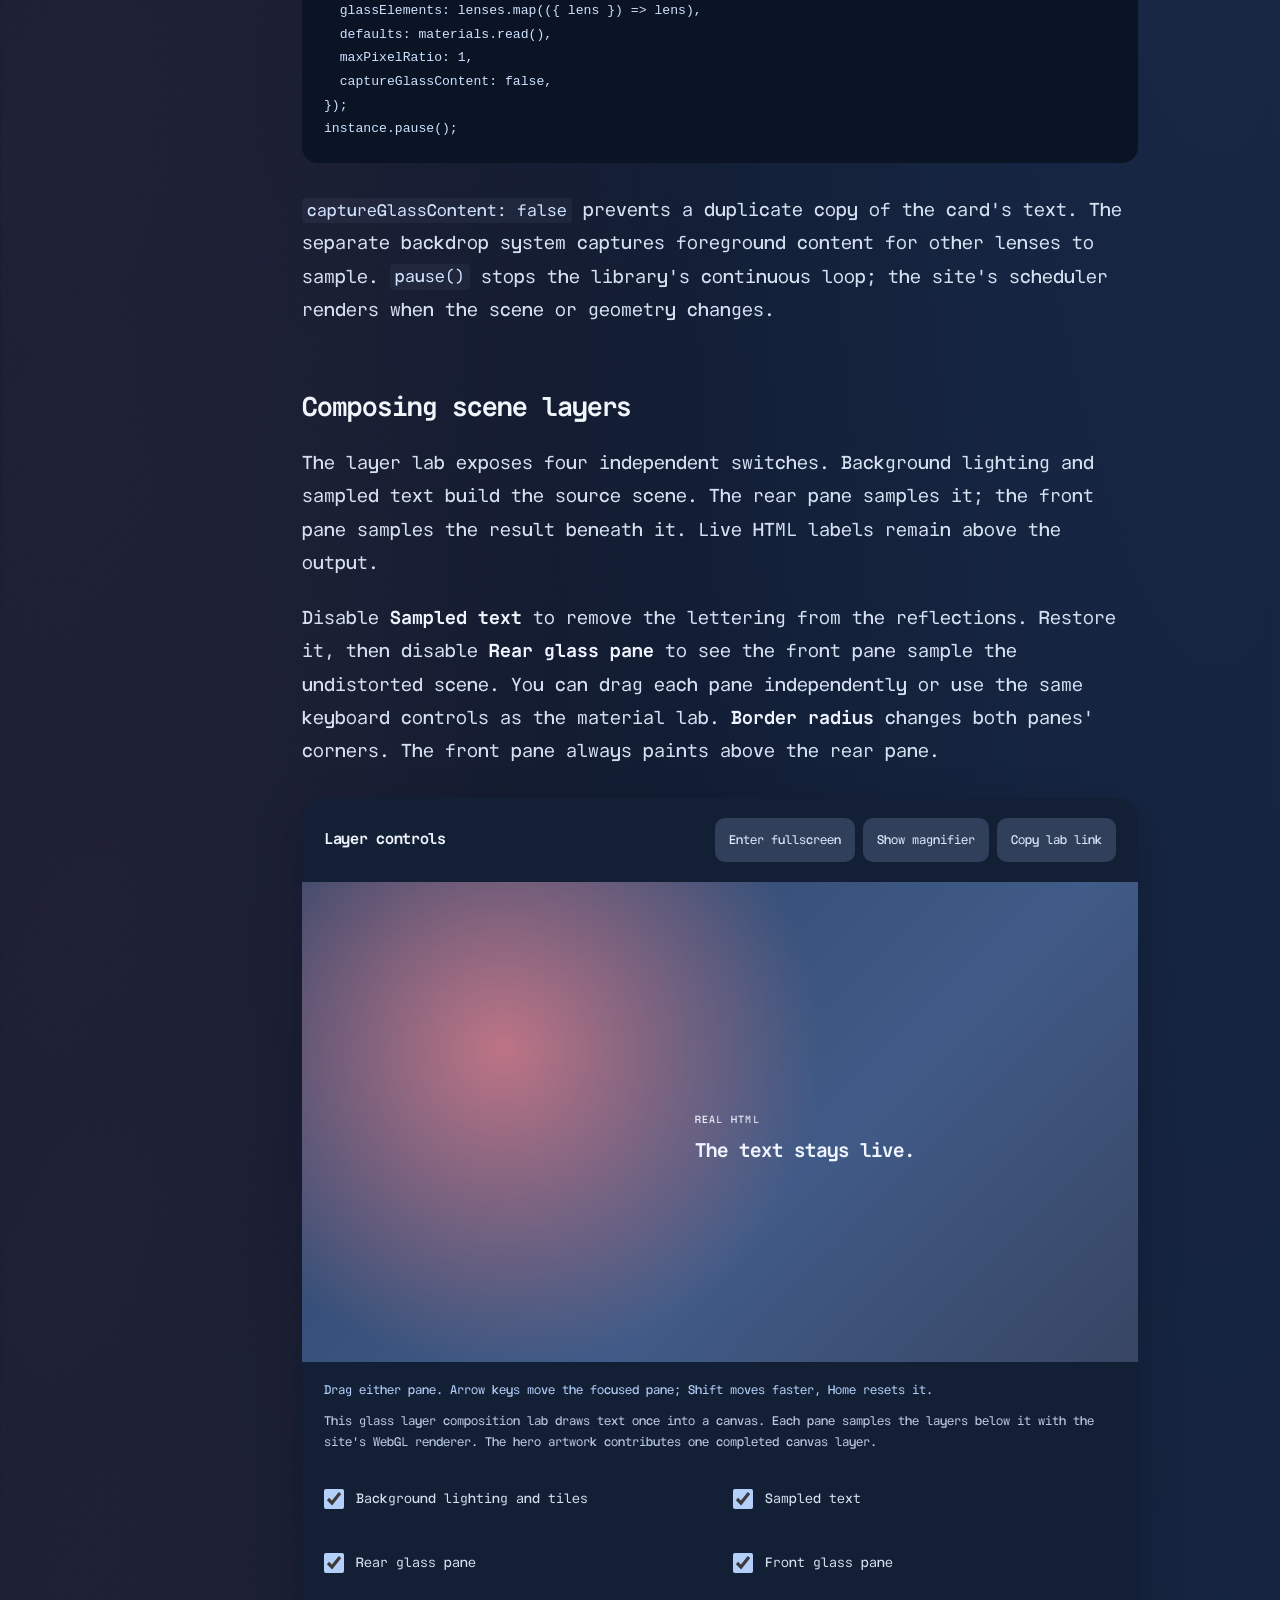
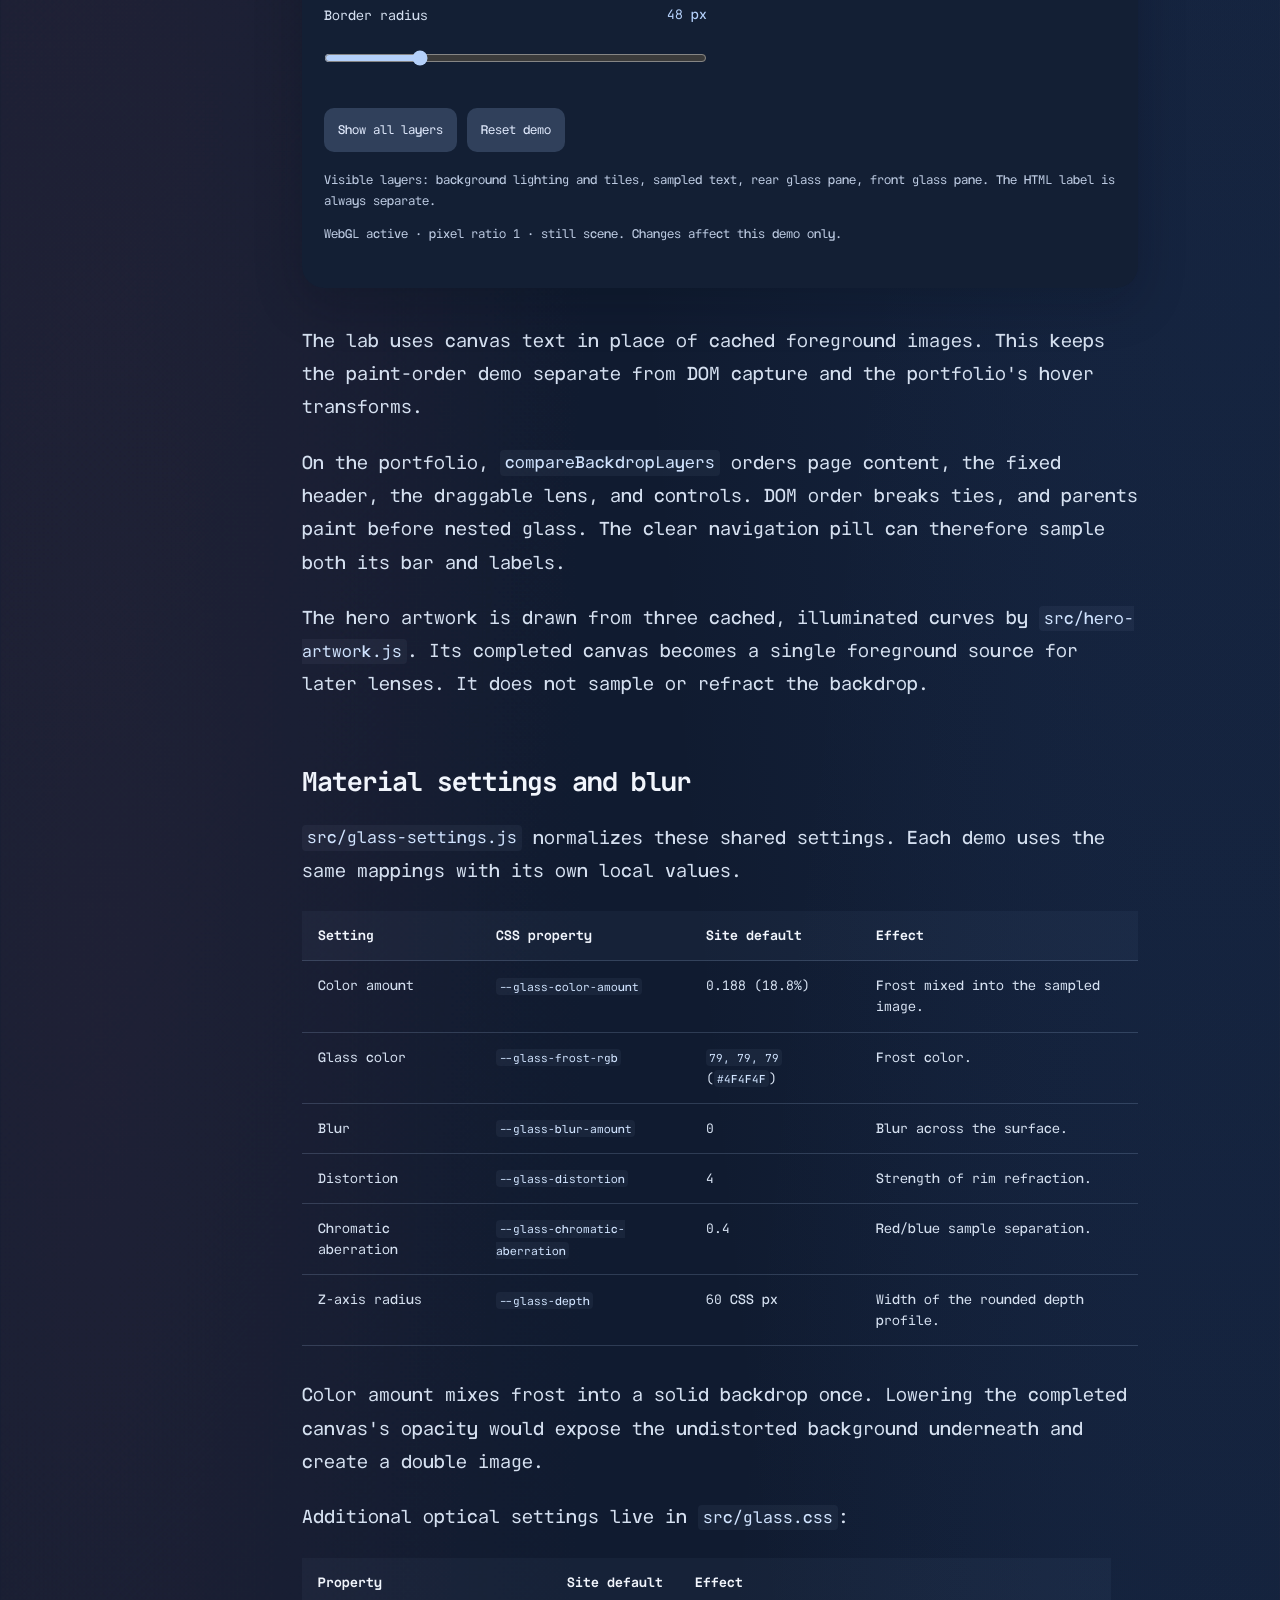
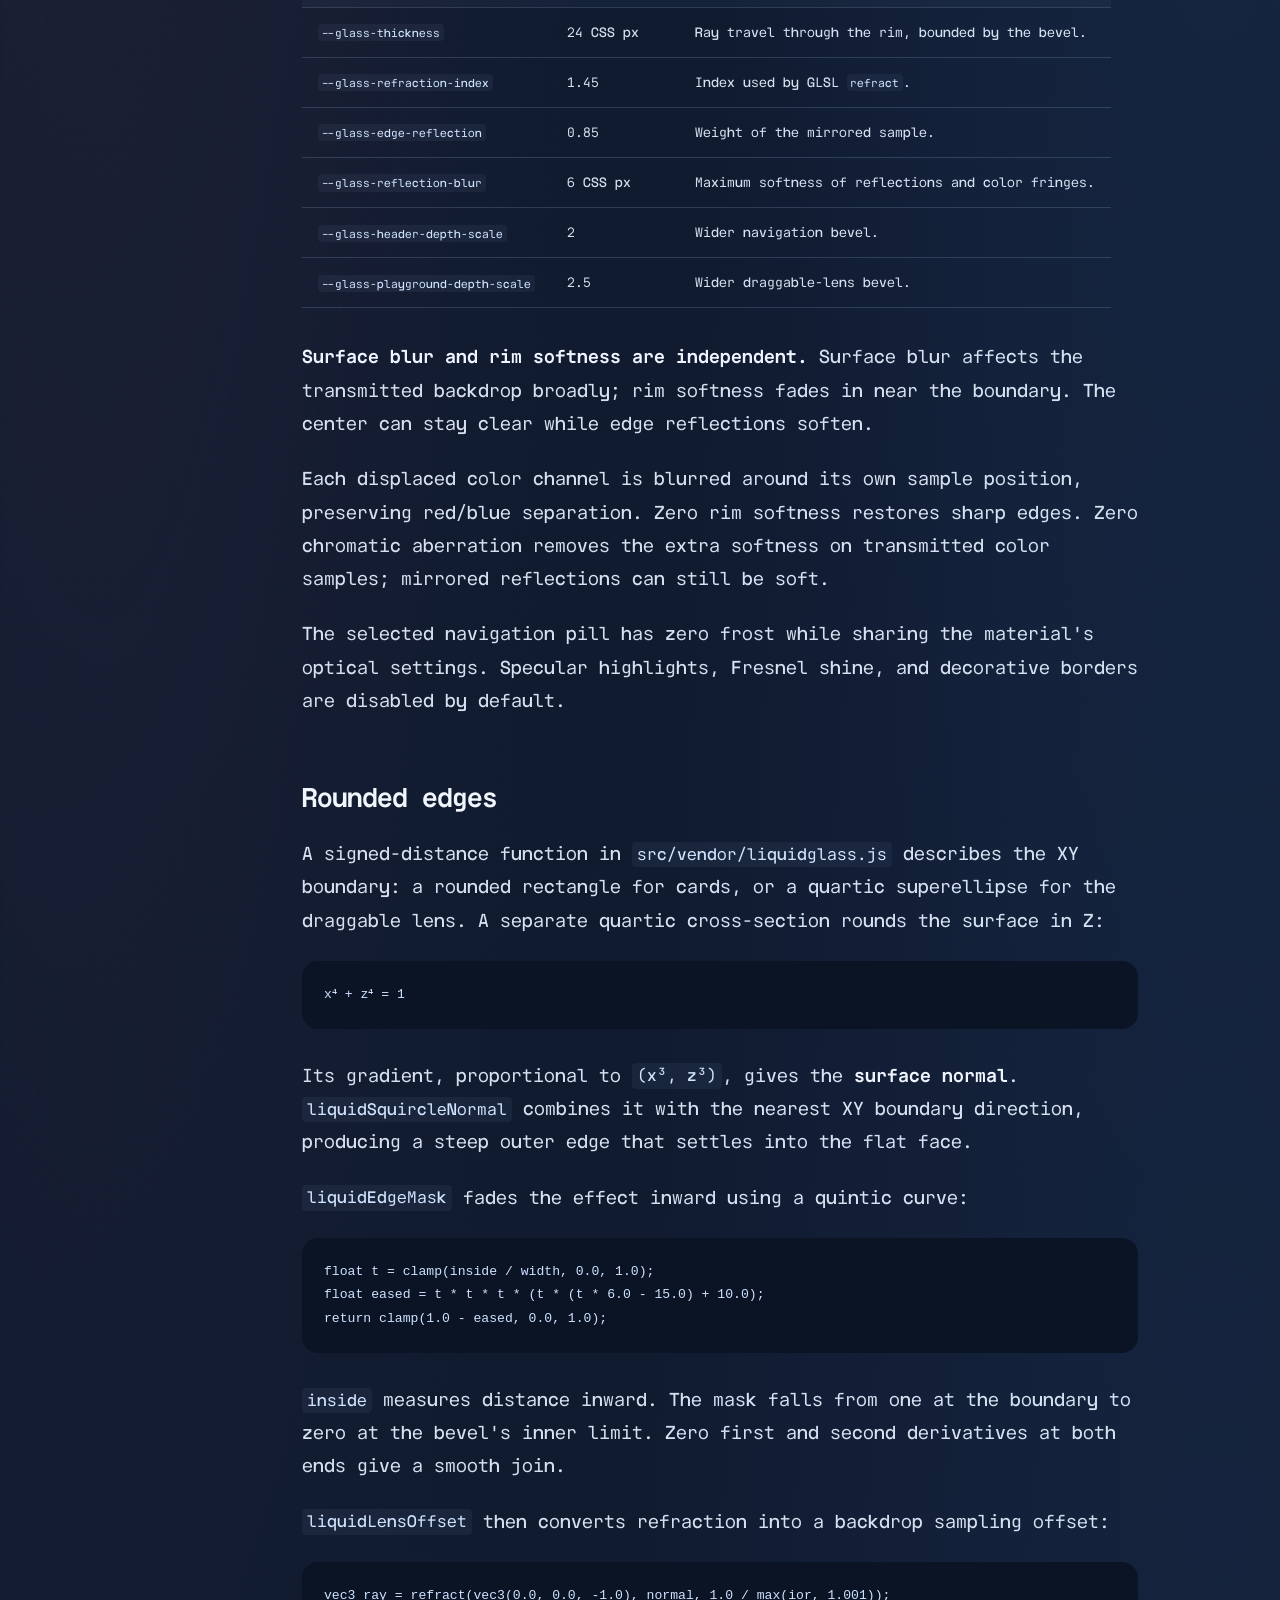
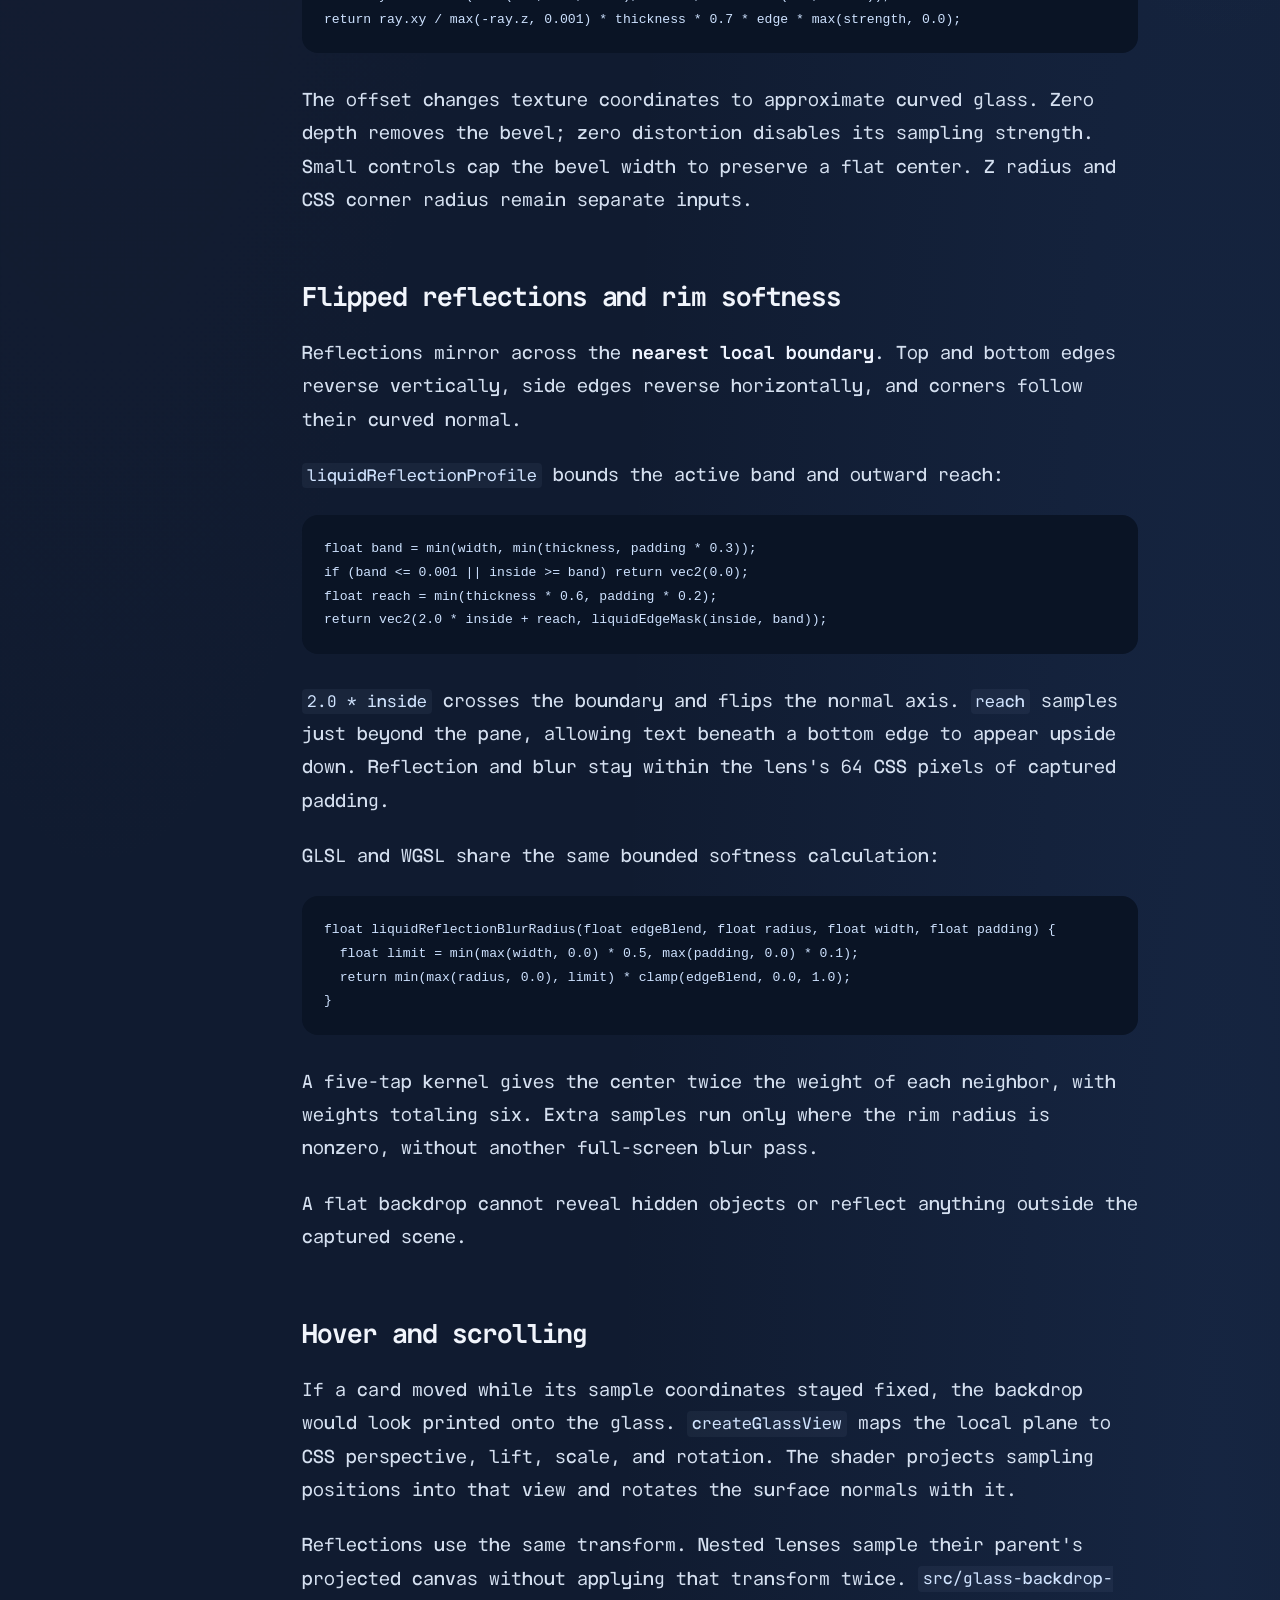
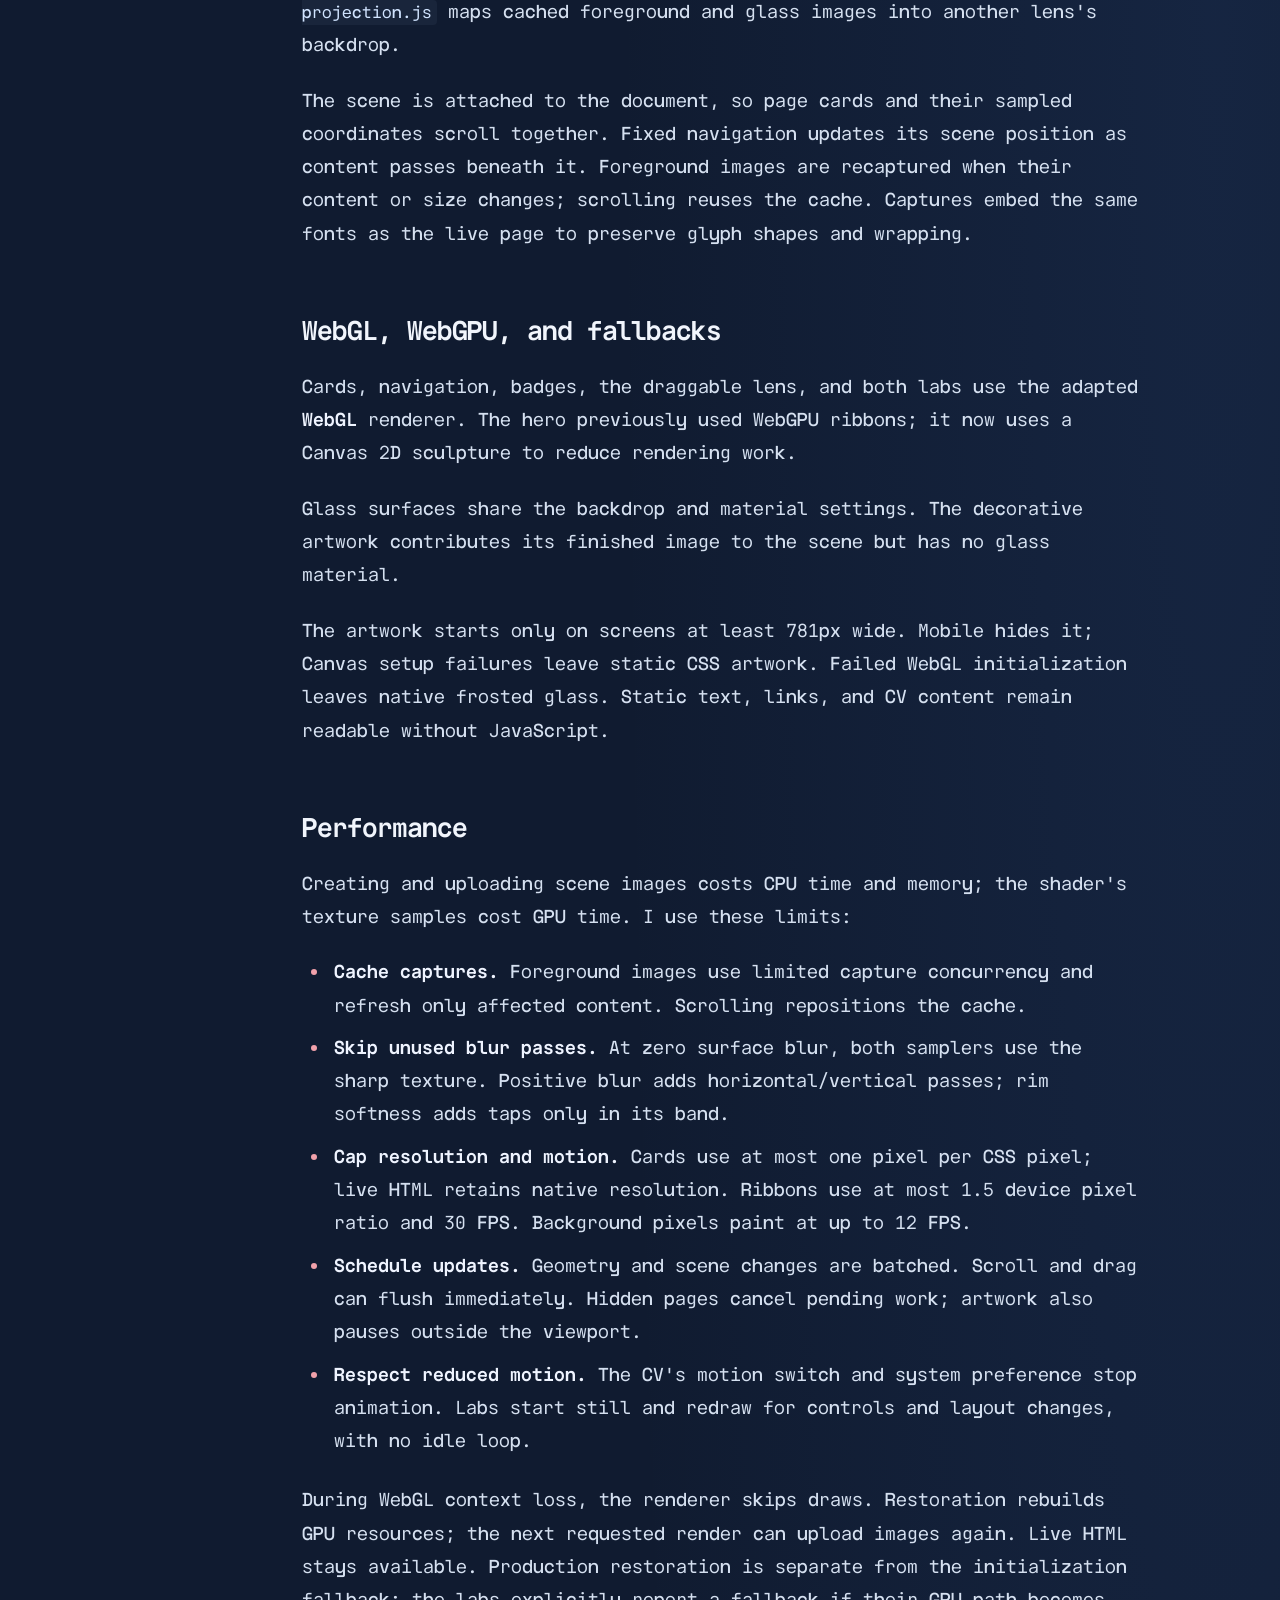
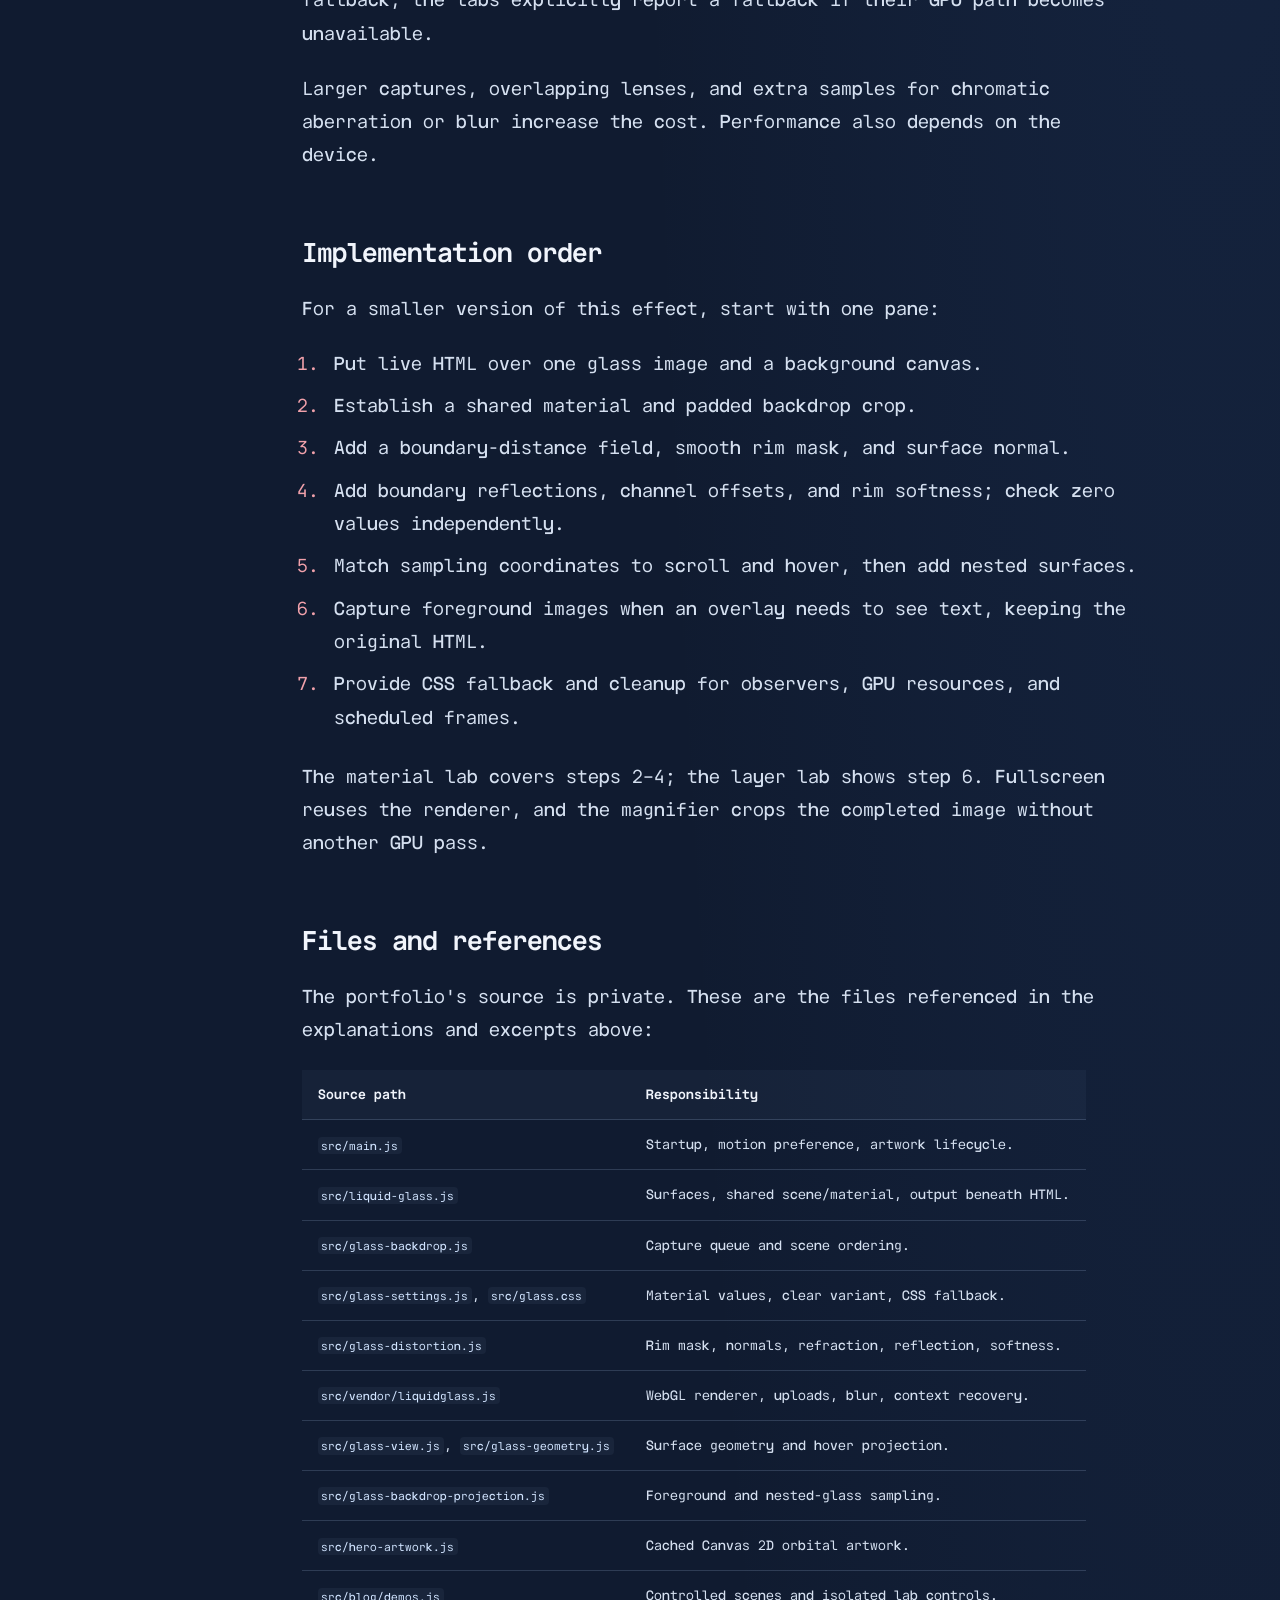
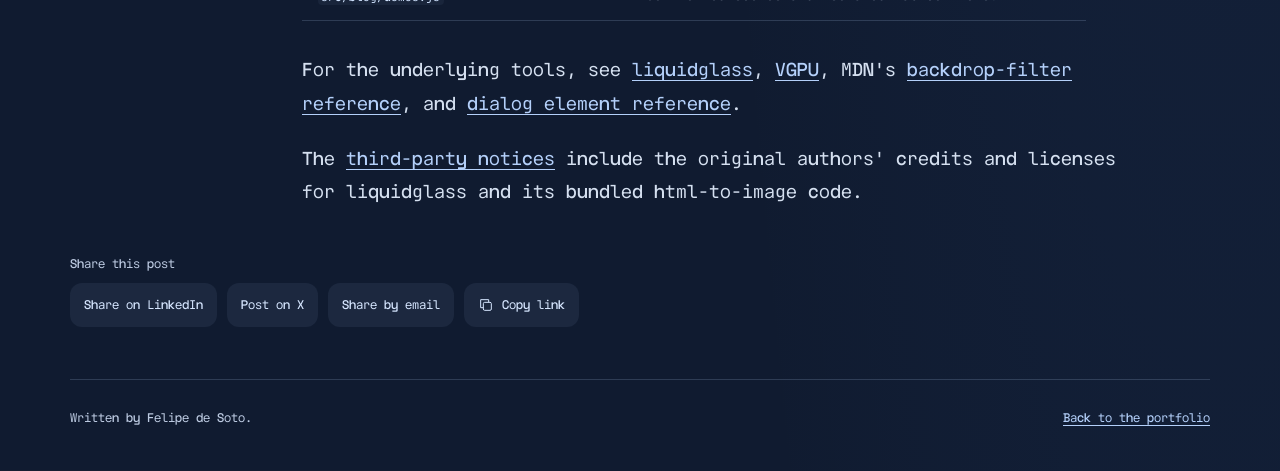
<file: blog/posts/glass-effect/index.html>
<!doctype html>
<!-- Generated by scripts/build-blog.mjs. Edit content/blog instead. -->
<html lang="en">
<head>
<meta charset="UTF-8"><meta name="viewport" content="width=device-width, initial-scale=1.0">
<meta name="theme-color" content="#101b30"><meta name="description" content="How I built liquid glass for my portfolio with WebGL, rounded refraction, flipped reflections, and chromatic aberration.">

<link rel="canonical" href="https://felipedesoto.com/blog/posts/glass-effect/">
<meta property="og:title" content="How I built liquid glass with WebGL"><meta property="og:description" content="How I built liquid glass for my portfolio with WebGL, rounded refraction, flipped reflections, and chromatic aberration.">
<meta property="og:type" content="article"><meta property="og:url" content="https://felipedesoto.com/blog/posts/glass-effect/"><meta property="og:site_name" content="Felipe de Soto"><meta property="og:locale" content="en_US">
<meta property="og:image" content="https://felipedesoto.com/blog-assets/liquid-glass-webgl.png"><meta property="og:image:alt" content="Liquid glass over coral and blue layers, from Felipe de Soto&#39;s WebGL tutorial"><meta property="og:image:width" content="1200"><meta property="og:image:height" content="630">
<meta name="twitter:card" content="summary_large_image"><meta name="twitter:title" content="How I built liquid glass with WebGL"><meta name="twitter:description" content="How I built liquid glass for my portfolio with WebGL, rounded refraction, flipped reflections, and chromatic aberration."><meta name="twitter:image" content="https://felipedesoto.com/blog-assets/liquid-glass-webgl.png"><meta name="twitter:image:alt" content="Liquid glass over coral and blue layers, from Felipe de Soto&#39;s WebGL tutorial">
<meta name="author" content="Felipe de Soto"><meta property="article:published_time" content="2026-10-05"><meta property="article:modified_time" content="2026-10-05"><meta property="article:author" content="https://felipedesoto.com/">
<script type="application/ld+json">[{"@context":"https://schema.org","@type":"BlogPosting","@id":"https://felipedesoto.com/blog/posts/glass-effect/#article","mainEntityOfPage":"https://felipedesoto.com/blog/posts/glass-effect/","url":"https://felipedesoto.com/blog/posts/glass-effect/","headline":"How I built liquid glass with WebGL for my portfolio","description":"How I built liquid glass for my portfolio with WebGL, rounded refraction, flipped reflections, and chromatic aberration.","datePublished":"2026-10-05","dateModified":"2026-10-05","author":{"@type":"Person","name":"Felipe de Soto","url":"https://felipedesoto.com/"},"image":"https://felipedesoto.com/blog-assets/liquid-glass-webgl.png","inLanguage":"en"},{"@context":"https://schema.org","@type":"BreadcrumbList","itemListElement":[{"@type":"ListItem","position":1,"name":"Portfolio","item":"https://felipedesoto.com/"},{"@type":"ListItem","position":2,"name":"Blog","item":"https://felipedesoto.com/blog/"},{"@type":"ListItem","position":3,"name":"How I built liquid glass with WebGL for my portfolio","item":"https://felipedesoto.com/blog/posts/glass-effect/"}]}]</script>
<link rel="icon" type="image/svg+xml" href="../../../favicon.svg"><link rel="apple-touch-icon" sizes="180x180" href="../../../apple-touch-icon.png"><link rel="preload" href="../../../assets/YIPMono-Regular-CXokgM-x.woff2" as="font" type="font/woff2" crossorigin>
<title>How I built liquid glass with WebGL — Felipe de Soto</title>
  <script type="module" crossorigin src="../../../assets/preload-helper-D-klIVGQ.js"></script>
  <script type="module" crossorigin src="../../../assets/main-CiN5PKIc.js"></script>
  <link rel="stylesheet" crossorigin href="../../../assets/preload-helper-DiWeSKb-.css">
  <link rel="stylesheet" crossorigin href="../../../assets/main-DszHapzm.css">
</head>
<body class="blog-page">
<a class="skip-link" href="#main">Skip to content</a>
<div class="blog-shell">
<header class="blog-header">
<a class="blog-brand" href="../../../" aria-label="Felipe de Soto, portfolio">f<span>.</span><span class="blog-brand-name">Felipe de Soto</span></a>
<nav class="blog-nav" aria-label="Blog navigation"><a href="../../../">Portfolio</a><a href="../../">Blog</a></nav>
</header>
<main class="blog-main" id="main" tabindex="-1"><article class="blog-article"><header class="blog-article-header"><p class="blog-kicker"><a href="../../../">Home</a> / <a href="../../">Development notes</a></p><h1>How I built liquid glass with WebGL for my portfolio</h1><p class="blog-description">How I built liquid glass for my portfolio with WebGL, rounded refraction, flipped reflections, and chromatic aberration.</p><p class="blog-byline"><span>By <a href="../../../">Felipe de Soto</a></span><time datetime="2026-10-05">October 5, 2026</time></p></header><div class="blog-reading-layout"><aside class="blog-toc"><nav aria-label="On this page"><h2>On this page</h2><ol><li class="toc-level-2"><a href="#try-the-material-lab">Try the material lab</a></li><li class="toc-level-2"><a href="#the-backdrop-and-live-html">The backdrop and live HTML</a></li><li class="toc-level-2"><a href="#how-a-card-is-rendered">How a card is rendered</a></li><li class="toc-level-2"><a href="#composing-scene-layers">Composing scene layers</a></li><li class="toc-level-2"><a href="#material-settings-and-blur">Material settings and blur</a></li><li class="toc-level-2"><a href="#rounded-edges">Rounded edges</a></li><li class="toc-level-2"><a href="#flipped-reflections-and-rim-softness">Flipped reflections and rim softness</a></li><li class="toc-level-2"><a href="#hover-and-scrolling">Hover and scrolling</a></li><li class="toc-level-2"><a href="#webgl-webgpu-and-fallbacks">WebGL, WebGPU, and fallbacks</a></li><li class="toc-level-2"><a href="#performance">Performance</a></li><li class="toc-level-2"><a href="#implementation-order">Implementation order</a></li><li class="toc-level-2"><a href="#files-and-references">Files and references</a></li></ol></nav></aside><div class="blog-prose"><p>I built the liquid glass on my portfolio with a WebGL shader that bends content at the rounded edges, flips reflections, and adds chromatic aberration. The two labs below let you change the material and inspect how the layers are combined.</p>
<p>The pipeline is <strong>backdrop → rounded boundary → displaced samples → reflections → live HTML content</strong>. I render the glass beneath ordinary HTML so the card's own text stays sharp, selectable, and accessible.</p>
<p>I adapted <strong>ybouane/liquidglass</strong>, an MIT-licensed library, for the cards. The landing-page orbital artwork uses cached Canvas 2D curves, independently of glass. Both labs use the card renderer, with draggable panes and fullscreen views.</p>
<p>CSS <code>backdrop-filter</code> handles frost and blur. To bend and flip the image at the edges, the shader reads the backdrop at displaced coordinates. It works from a flat scene image, so this is a screen-space approximation of glass.</p>
<h2 id="try-the-material-lab">Try the material lab</h2>
<p>Compare <strong>Chromatic aberration</strong> at zero and 0.4. At 0.4, red and blue fringes appear around the rim. Set <strong>Rim softness</strong> to zero to sharpen those fringes and reflections. The pane's center stays clear.</p>
<p><strong>Border radius</strong> rounds the pane's corners; <strong>Z-axis radius</strong> widens its depth bevel. Corner radii are capped at half the pane's shorter side. <strong>Glass color</strong> changes the frost mixed into the backdrop.</p>
<p>The lab runs the site's <code>GlassRenderer</code> and GLSL functions over a small canvas of shapes and text, with a live HTML label above it. It doesn't need the portfolio's DOM capture system.</p>
<p>Drag the pane across the lettering, or focus it with Tab and use the arrow keys. Shift moves farther; Home restores its position. <strong>Reset demo</strong> restores this instance's material and position, without saving preferences or changing the portfolio.</p>
<p><strong>Enter fullscreen</strong> expands the lab inside this page; Escape brings you back. <strong>Copy lab link</strong> shares its standalone page. <strong>Show magnifier</strong> adds a translucent white rectangle: move it or resize its corner to inspect the selected region in the zoomed view beside the scene (below it on mobile).</p>
<section class="glass-demo" id="lab-material" data-glass-demo="material" data-lab-href="../../labs/material/" aria-label="Glass material lab"><div data-demo-placeholder>
<div class="glass-demo-toolbar"><h3 class="glass-demo-title">Material controls</h3><div class="glass-demo-tools"><button type="button" data-load-lab>Load interactive lab</button><button type="button" disabled>Show magnifier</button><a class="glass-demo-back" href="../../labs/material/">Open material lab ↗</a></div></div>
<div class="glass-demo-workspace"><div class="glass-demo-stage glass-demo-preview" role="img" aria-label="Static preview of a glass pane over a blue and coral backdrop"><span class="glass-demo-preview-text">LIGHT<br>THROUGH<br>LAYERS</span><span class="glass-demo-preview-pane" aria-hidden="true"></span></div></div>
<p class="glass-demo-drag-hint">Drag the pane. Arrow keys move the focused pane; Shift moves faster, Home resets it.</p><p class="glass-demo-caption">This liquid glass material lab uses the site's real WebGL shader. Its canvas backdrop replaces DOM capture. The label above it stays live HTML.</p>
<div class="glass-demo-controls"><label class="glass-demo-control"><span class="glass-demo-control-heading"><span>Border radius</span><output>48 px</output></span><input disabled type="range" value="48" min="0" max="200" step="1"></label><label class="glass-demo-control"><span class="glass-demo-control-heading"><span>Color amount</span><output>18.8%</output></span><input disabled type="range" value="0.188" min="0" max="1" step="0.001"></label><label class="glass-demo-control"><span class="glass-demo-control-heading"><span>Glass color</span><output>#4F4F4F</output></span><input disabled type="color" value="#4f4f4f"></label><label class="glass-demo-control"><span class="glass-demo-control-heading"><span>Blur</span><output>0</output></span><input disabled type="range" value="0" min="0" max="5" step="0.1"></label><label class="glass-demo-control"><span class="glass-demo-control-heading"><span>Distortion</span><output>4</output></span><input disabled type="range" value="4" min="0" max="4" step="0.01"></label><label class="glass-demo-control"><span class="glass-demo-control-heading"><span>Chromatic aberration</span><output>0.4</output></span><input disabled type="range" value="0.4" min="0" max="1" step="0.01"></label><label class="glass-demo-control"><span class="glass-demo-control-heading"><span>Z-axis radius</span><output>60 px</output></span><input disabled type="range" value="60" min="0" max="60" step="1"></label><details class="glass-demo-advanced" inert><summary>Advanced material settings</summary></details><label class="glass-demo-toggle"><input disabled type="checkbox" checked><span>Glass surface</span></label><label class="glass-demo-toggle"><input disabled type="checkbox" checked><span>Captured text in the backdrop</span></label></div><div class="glass-demo-actions"><button disabled type="button">Reset demo</button></div>
<p class="glass-demo-summary">Local material: 18.8% color, distortion 4, chromatic aberration 0.4, rim softness 6 px.</p>
<p class="glass-demo-status" data-demo-load-status role="status" aria-live="polite" aria-atomic="true">Interactive WebGL lab loads when nearby. Enable JavaScript to change these settings.</p></div></section>
<p>If WebGL is unavailable, the lab labels its CSS fallback. That fallback provides frost, but cannot reproduce the GPU's mirrored reflections or color separation.</p>
<span class="blog-section-alias" id="keep-the-image-and-the-interface-separate" aria-hidden="true"></span><h2 id="the-backdrop-and-live-html">The backdrop and live HTML</h2>
<p>Each surface has <strong>a sampled image behind it</strong> and <strong>live content above it</strong>. The shader distorts the image while HTML keeps text selectable and controls accessible.</p>
<p>CSS <code>backdrop-filter</code> supplies blur and saturation when WebGL initialization fails. Rounded refraction, mirrored rims, and displaced color channels come from the GPU shader.</p>
<p>A canvas cannot read arbitrary DOM text automatically, so the site combines the lighting canvas with cached foreground images to build a scene texture. The selected navigation pill samples an image of the labels beneath it; the original links remain clickable. Text inside a content card is drawn above its glass and stays sharp.</p>
<span class="blog-section-alias" id="follow-one-card-through-the-pipeline" aria-hidden="true"></span><h2 id="how-a-card-is-rendered">How a card is rendered</h2>
<p>A <code>.glass</code> element becomes a visible lens in six steps:</p>
<ol>
<li><strong>Collect surfaces.</strong> <code>src/main.js</code> loads <code>createGlassSurfaces</code> from <code>src/liquid-glass.js</code>, waits for fonts, and creates empty lenses in a shared scene.</li>
<li><strong>Build the backdrop.</strong> <code>createGlassBackdrop</code> combines the lighting canvas with ordered proxies for cards, text, the header, and the live artwork.</li>
<li><strong>Read the material.</strong> <code>createGlassMaterialCache</code> reads root CSS variables shared by cards and navigation. Style and viewport changes invalidate the cache.</li>
<li><strong>Measure the lens.</strong> <code>glassSceneGeometry</code> and <code>glassSurfaceView</code> map its position, dimensions, and hover transform into the scene, including a capture margin for edge samples.</li>
<li><strong>Shade the crop.</strong> <code>GlassRenderer</code> uploads the image, applies any blur, then computes refraction, channel separation, reflection, frost, and the surface mask.</li>
<li><strong>Place it under content.</strong> The result sits in <code>.glass-render-layer</code>, beneath the card's live HTML.</li>
</ol>
<p>The initialization in <code>src/liquid-glass.js</code> includes:</p>
<pre><code class="language-js">instance = await LiquidGlass.init({
  root: scene,
  backgroundColor: getComputedStyle(document.documentElement).backgroundColor,
  glassElements: lenses.map(({ lens }) =&gt; lens),
  defaults: materials.read(),
  maxPixelRatio: 1,
  captureGlassContent: false,
});
instance.pause();
</code></pre>
<p><code>captureGlassContent: false</code> prevents a duplicate copy of the card's text. The separate backdrop system captures foreground content for other lenses to sample. <code>pause()</code> stops the library's continuous loop; the site's scheduler renders when the scene or geometry changes.</p>
<span class="blog-section-alias" id="scene-layers-are-different-from-ribbon-layers" aria-hidden="true"></span><h2 id="composing-scene-layers">Composing scene layers</h2>
<p>The layer lab exposes four independent switches. Background lighting and sampled text build the source scene. The rear pane samples it; the front pane samples the result beneath it. Live HTML labels remain above the output.</p>
<p>Disable <strong>Sampled text</strong> to remove the lettering from the reflections. Restore it, then disable <strong>Rear glass pane</strong> to see the front pane sample the undistorted scene. You can drag each pane independently or use the same keyboard controls as the material lab. <strong>Border radius</strong> changes both panes' corners. The front pane always paints above the rear pane.</p>
<section class="glass-demo" id="lab-layers" data-glass-demo="layers" data-lab-href="../../labs/layers/" aria-label="Layer composition lab"><div data-demo-placeholder>
<div class="glass-demo-toolbar"><h3 class="glass-demo-title">Layer controls</h3><div class="glass-demo-tools"><button type="button" data-load-lab>Load interactive lab</button><button type="button" disabled>Show magnifier</button><a class="glass-demo-back" href="../../labs/layers/">Open layer lab ↗</a></div></div>
<div class="glass-demo-workspace"><div class="glass-demo-stage glass-demo-preview" role="img" aria-label="Static preview of a glass pane over a blue and coral backdrop"><span class="glass-demo-preview-text">LIGHT<br>THROUGH<br>LAYERS</span><span class="glass-demo-preview-pane" aria-hidden="true"></span></div></div>
<p class="glass-demo-drag-hint">Drag either pane. Arrow keys move the focused pane; Shift moves faster, Home resets it.</p><p class="glass-demo-caption">This glass layer composition lab draws text once into a canvas. Each pane samples the layers below it with the site's WebGL renderer. The hero artwork contributes one completed canvas layer.</p>
<div class="glass-demo-controls"><label class="glass-demo-toggle"><input disabled type="checkbox" checked><span>Background lighting and tiles</span></label><label class="glass-demo-toggle"><input disabled type="checkbox" checked><span>Sampled text</span></label><label class="glass-demo-toggle"><input disabled type="checkbox" checked><span>Rear glass pane</span></label><label class="glass-demo-toggle"><input disabled type="checkbox" checked><span>Front glass pane</span></label><label class="glass-demo-control"><span class="glass-demo-control-heading"><span>Border radius</span><output>48 px</output></span><input disabled type="range" value="48" min="0" max="200" step="1"></label></div><div class="glass-demo-actions"><button disabled type="button">Show all layers</button><button disabled type="button">Reset demo</button></div>
<p class="glass-demo-summary">Visible layers: background lighting and tiles, sampled text, rear glass pane, front glass pane. The HTML label is always separate.</p>
<p class="glass-demo-status" data-demo-load-status role="status" aria-live="polite" aria-atomic="true">Interactive WebGL lab loads when nearby. Enable JavaScript to change these settings.</p></div></section>
<p>The lab uses canvas text in place of cached foreground images. This keeps the paint-order demo separate from DOM capture and the portfolio's hover transforms.</p>
<p>On the portfolio, <code>compareBackdropLayers</code> orders page content, the fixed header, the draggable lens, and controls. DOM order breaks ties, and parents paint before nested glass. The clear navigation pill can therefore sample both its bar and labels.</p>
<p>The hero artwork is drawn from three cached, illuminated curves by <code>src/hero-artwork.js</code>. Its completed canvas becomes a single foreground source for later lenses. It does not sample or refract the backdrop.</p>
<span class="blog-section-alias" id="one-material-two-kinds-of-blur" aria-hidden="true"></span><h2 id="material-settings-and-blur">Material settings and blur</h2>
<p><code>src/glass-settings.js</code> normalizes these shared settings. Each demo uses the same mappings with its own local values.</p>
<table>
<thead>
<tr>
<th>Setting</th>
<th>CSS property</th>
<th>Site default</th>
<th>Effect</th>
</tr>
</thead>
<tbody>
<tr>
<td>Color amount</td>
<td><code>--glass-color-amount</code></td>
<td>0.188 (18.8%)</td>
<td>Frost mixed into the sampled image.</td>
</tr>
<tr>
<td>Glass color</td>
<td><code>--glass-frost-rgb</code></td>
<td><code>79, 79, 79</code> (<code>#4F4F4F</code>)</td>
<td>Frost color.</td>
</tr>
<tr>
<td>Blur</td>
<td><code>--glass-blur-amount</code></td>
<td>0</td>
<td>Blur across the surface.</td>
</tr>
<tr>
<td>Distortion</td>
<td><code>--glass-distortion</code></td>
<td>4</td>
<td>Strength of rim refraction.</td>
</tr>
<tr>
<td>Chromatic aberration</td>
<td><code>--glass-chromatic-aberration</code></td>
<td>0.4</td>
<td>Red/blue sample separation.</td>
</tr>
<tr>
<td>Z-axis radius</td>
<td><code>--glass-depth</code></td>
<td>60 CSS px</td>
<td>Width of the rounded depth profile.</td>
</tr>
</tbody>
</table>
<p>Color amount mixes frost into a solid backdrop once. Lowering the completed canvas's opacity would expose the undistorted background underneath and create a double image.</p>
<p>Additional optical settings live in <code>src/glass.css</code>:</p>
<table>
<thead>
<tr>
<th>Property</th>
<th>Site default</th>
<th>Effect</th>
</tr>
</thead>
<tbody>
<tr>
<td><code>--glass-thickness</code></td>
<td>24 CSS px</td>
<td>Ray travel through the rim, bounded by the bevel.</td>
</tr>
<tr>
<td><code>--glass-refraction-index</code></td>
<td>1.45</td>
<td>Index used by GLSL <code>refract</code>.</td>
</tr>
<tr>
<td><code>--glass-edge-reflection</code></td>
<td>0.85</td>
<td>Weight of the mirrored sample.</td>
</tr>
<tr>
<td><code>--glass-reflection-blur</code></td>
<td>6 CSS px</td>
<td>Maximum softness of reflections and color fringes.</td>
</tr>
<tr>
<td><code>--glass-header-depth-scale</code></td>
<td>2</td>
<td>Wider navigation bevel.</td>
</tr>
<tr>
<td><code>--glass-playground-depth-scale</code></td>
<td>2.5</td>
<td>Wider draggable-lens bevel.</td>
</tr>
</tbody>
</table>
<p><strong>Surface blur and rim softness are independent.</strong> Surface blur affects the transmitted backdrop broadly; rim softness fades in near the boundary. The center can stay clear while edge reflections soften.</p>
<p>Each displaced color channel is blurred around its own sample position, preserving red/blue separation. Zero rim softness restores sharp edges. Zero chromatic aberration removes the extra softness on transmitted color samples; mirrored reflections can still be soft.</p>
<p>The selected navigation pill has zero frost while sharing the material's optical settings. Specular highlights, Fresnel shine, and decorative borders are disabled by default.</p>
<span class="blog-section-alias" id="build-a-rounded-rim-instead-of-warping-the-whole-card" aria-hidden="true"></span><h2 id="rounded-edges">Rounded edges</h2>
<p>A signed-distance function in <code>src/vendor/liquidglass.js</code> describes the XY boundary: a rounded rectangle for cards, or a quartic superellipse for the draggable lens. A separate quartic cross-section rounds the surface in Z:</p>
<pre><code class="language-text">x⁴ + z⁴ = 1
</code></pre>
<p>Its gradient, proportional to <code>(x³, z³)</code>, gives the <strong>surface normal</strong>. <code>liquidSquircleNormal</code> combines it with the nearest XY boundary direction, producing a steep outer edge that settles into the flat face.</p>
<p><code>liquidEdgeMask</code> fades the effect inward using a quintic curve:</p>
<pre><code class="language-glsl">float t = clamp(inside / width, 0.0, 1.0);
float eased = t * t * t * (t * (t * 6.0 - 15.0) + 10.0);
return clamp(1.0 - eased, 0.0, 1.0);
</code></pre>
<p><code>inside</code> measures distance inward. The mask falls from one at the boundary to zero at the bevel's inner limit. Zero first and second derivatives at both ends give a smooth join.</p>
<p><code>liquidLensOffset</code> then converts refraction into a backdrop sampling offset:</p>
<pre><code class="language-glsl">vec3 ray = refract(vec3(0.0, 0.0, -1.0), normal, 1.0 / max(ior, 1.001));
return ray.xy / max(-ray.z, 0.001) * thickness * 0.7 * edge * max(strength, 0.0);
</code></pre>
<p>The offset changes texture coordinates to approximate curved glass. Zero depth removes the bevel; zero distortion disables its sampling strength. Small controls cap the bevel width to preserve a flat center. Z radius and CSS corner radius remain separate inputs.</p>
<span class="blog-section-alias" id="mirror-at-the-boundary-then-soften-the-result" aria-hidden="true"></span><h2 id="flipped-reflections-and-rim-softness">Flipped reflections and rim softness</h2>
<p>Reflections mirror across the <strong>nearest local boundary</strong>. Top and bottom edges reverse vertically, side edges reverse horizontally, and corners follow their curved normal.</p>
<p><code>liquidReflectionProfile</code> bounds the active band and outward reach:</p>
<pre><code class="language-glsl">float band = min(width, min(thickness, padding * 0.3));
if (band &lt;= 0.001 || inside &gt;= band) return vec2(0.0);
float reach = min(thickness * 0.6, padding * 0.2);
return vec2(2.0 * inside + reach, liquidEdgeMask(inside, band));
</code></pre>
<p><code>2.0 * inside</code> crosses the boundary and flips the normal axis. <code>reach</code> samples just beyond the pane, allowing text beneath a bottom edge to appear upside down. Reflection and blur stay within the lens's 64 CSS pixels of captured padding.</p>
<p>GLSL and WGSL share the same bounded softness calculation:</p>
<pre><code class="language-glsl">float liquidReflectionBlurRadius(float edgeBlend, float radius, float width, float padding) {
  float limit = min(max(width, 0.0) * 0.5, max(padding, 0.0) * 0.1);
  return min(max(radius, 0.0), limit) * clamp(edgeBlend, 0.0, 1.0);
}
</code></pre>
<p>A five-tap kernel gives the center twice the weight of each neighbor, with weights totaling six. Extra samples run only where the rim radius is nonzero, without another full-screen blur pass.</p>
<p>A flat backdrop cannot reveal hidden objects or reflect anything outside the captured scene.</p>
<span class="blog-section-alias" id="keep-hover-and-scrolling-in-the-same-coordinate-system" aria-hidden="true"></span><h2 id="hover-and-scrolling">Hover and scrolling</h2>
<p>If a card moved while its sample coordinates stayed fixed, the backdrop would look printed onto the glass. <code>createGlassView</code> maps the local plane to CSS perspective, lift, scale, and rotation. The shader projects sampling positions into that view and rotates the surface normals with it.</p>
<p>Reflections use the same transform. Nested lenses sample their parent's projected canvas without applying that transform twice. <code>src/glass-backdrop-projection.js</code> maps cached foreground and glass images into another lens's backdrop.</p>
<p>The scene is attached to the document, so page cards and their sampled coordinates scroll together. Fixed navigation updates its scene position as content passes beneath it. Foreground images are recaptured when their content or size changes; scrolling reuses the cache. Captures embed the same fonts as the live page to preserve glyph shapes and wrapping.</p>
<span class="blog-section-alias" id="webgl-cards-webgpu-ribbons-useful-fallbacks" aria-hidden="true"></span><h2 id="webgl-webgpu-and-fallbacks">WebGL, WebGPU, and fallbacks</h2>
<p>Cards, navigation, badges, the draggable lens, and both labs use the adapted <strong>WebGL</strong> renderer. The hero previously used WebGPU ribbons; it now uses a Canvas 2D sculpture to reduce rendering work.</p>
<p>Glass surfaces share the backdrop and material settings. The decorative artwork contributes its finished image to the scene but has no glass material.</p>
<p>The artwork starts only on screens at least 781px wide. Mobile hides it; Canvas setup failures leave static CSS artwork. Failed WebGL initialization leaves native frosted glass. Static text, links, and CV content remain readable without JavaScript.</p>
<span class="blog-section-alias" id="what-the-effect-costs" aria-hidden="true"></span><h2 id="performance">Performance</h2>
<p>Creating and uploading scene images costs CPU time and memory; the shader's texture samples cost GPU time. I use these limits:</p>
<ul>
<li><strong>Cache captures.</strong> Foreground images use limited capture concurrency and refresh only affected content. Scrolling repositions the cache.</li>
<li><strong>Skip unused blur passes.</strong> At zero surface blur, both samplers use the sharp texture. Positive blur adds horizontal/vertical passes; rim softness adds taps only in its band.</li>
<li><strong>Cap resolution and motion.</strong> Cards use at most one pixel per CSS pixel; live HTML retains native resolution. Ribbons use at most 1.5 device pixel ratio and 30 FPS. Background pixels paint at up to 12 FPS.</li>
<li><strong>Schedule updates.</strong> Geometry and scene changes are batched. Scroll and drag can flush immediately. Hidden pages cancel pending work; artwork also pauses outside the viewport.</li>
<li><strong>Respect reduced motion.</strong> The CV's motion switch and system preference stop animation. Labs start still and redraw for controls and layout changes, with no idle loop.</li>
</ul>
<p>During WebGL context loss, the renderer skips draws. Restoration rebuilds GPU resources; the next requested render can upload images again. Live HTML stays available. Production restoration is separate from the initialization fallback; the labs explicitly report a fallback if their GPU path becomes unavailable.</p>
<p>Larger captures, overlapping lenses, and extra samples for chromatic aberration or blur increase the cost. Performance also depends on the device.</p>
<span class="blog-section-alias" id="reproduce-the-important-pieces" aria-hidden="true"></span><h2 id="implementation-order">Implementation order</h2>
<p>For a smaller version of this effect, start with one pane:</p>
<ol>
<li>Put live HTML over one glass image and a background canvas.</li>
<li>Establish a shared material and padded backdrop crop.</li>
<li>Add a boundary-distance field, smooth rim mask, and surface normal.</li>
<li>Add boundary reflections, channel offsets, and rim softness; check zero values independently.</li>
<li>Match sampling coordinates to scroll and hover, then add nested surfaces.</li>
<li>Capture foreground images when an overlay needs to see text, keeping the original HTML.</li>
<li>Provide CSS fallback and cleanup for observers, GPU resources, and scheduled frames.</li>
</ol>
<p>The material lab covers steps 2–4; the layer lab shows step 6. Fullscreen reuses the renderer, and the magnifier crops the completed image without another GPU pass.</p>
<span class="blog-section-alias" id="source-map-and-further-reading" aria-hidden="true"></span><h2 id="files-and-references">Files and references</h2>
<p>The portfolio's source is private. These are the files referenced in the explanations and excerpts above:</p>
<table>
<thead>
<tr>
<th>Source path</th>
<th>Responsibility</th>
</tr>
</thead>
<tbody>
<tr>
<td><code>src/main.js</code></td>
<td>Startup, motion preference, artwork lifecycle.</td>
</tr>
<tr>
<td><code>src/liquid-glass.js</code></td>
<td>Surfaces, shared scene/material, output beneath HTML.</td>
</tr>
<tr>
<td><code>src/glass-backdrop.js</code></td>
<td>Capture queue and scene ordering.</td>
</tr>
<tr>
<td><code>src/glass-settings.js</code>, <code>src/glass.css</code></td>
<td>Material values, clear variant, CSS fallback.</td>
</tr>
<tr>
<td><code>src/glass-distortion.js</code></td>
<td>Rim mask, normals, refraction, reflection, softness.</td>
</tr>
<tr>
<td><code>src/vendor/liquidglass.js</code></td>
<td>WebGL renderer, uploads, blur, context recovery.</td>
</tr>
<tr>
<td><code>src/glass-view.js</code>, <code>src/glass-geometry.js</code></td>
<td>Surface geometry and hover projection.</td>
</tr>
<tr>
<td><code>src/glass-backdrop-projection.js</code></td>
<td>Foreground and nested-glass sampling.</td>
</tr>
<tr>
<td><code>src/hero-artwork.js</code></td>
<td>Cached Canvas 2D orbital artwork.</td>
</tr>
<tr>
<td><code>src/blog/demos.js</code></td>
<td>Controlled scenes and isolated lab controls.</td>
</tr>
</tbody>
</table>
<p>For the underlying tools, see <a href="https://github.com/ybouane/liquidglass" rel="noopener noreferrer">liquidglass</a>, <a href="https://vgpu.sh/" rel="noopener noreferrer">VGPU</a>, MDN's <a href="https://developer.mozilla.org/en-US/docs/Web/CSS/backdrop-filter" rel="noopener noreferrer">backdrop-filter reference</a>, and <a href="https://developer.mozilla.org/en-US/docs/Web/HTML/Element/dialog" rel="noopener noreferrer">dialog element reference</a>.</p>
<p>The <a href="../../../THIRD-PARTY-NOTICES.txt">third-party notices</a> include the original authors' credits and licenses for liquidglass and its bundled html-to-image code.</p>
</div></div></article></main>
<aside class="blog-share"><div class="share-tools" data-share-tools data-share-title="How I built liquid glass with WebGL for my portfolio" data-share-url="https://felipedesoto.com/blog/posts/glass-effect/" role="group" aria-label="Share this post">
<span class="share-caption">Share this post</span>
<a class="share-action" href="https://www.linkedin.com/sharing/share-offsite/?url=https%3A%2F%2Ffelipedesoto.com%2Fblog%2Fposts%2Fglass-effect%2F" target="_blank" rel="noopener noreferrer">Share on LinkedIn</a>
<a class="share-action" href="https://twitter.com/intent/tweet?url=https%3A%2F%2Ffelipedesoto.com%2Fblog%2Fposts%2Fglass-effect%2F&amp;text=How%20I%20built%20liquid%20glass%20with%20WebGL%20for%20my%20portfolio" target="_blank" rel="noopener noreferrer">Post on X</a>
<a class="share-action" href="mailto:?subject=How%20I%20built%20liquid%20glass%20with%20WebGL%20for%20my%20portfolio&amp;body=https%3A%2F%2Ffelipedesoto.com%2Fblog%2Fposts%2Fglass-effect%2F">Share by email</a>
<button class="share-action" type="button" data-share-copy hidden><svg width="16" height="16" viewBox="0 0 24 24" fill="none" stroke="currentColor" stroke-width="1.5" aria-hidden="true"><rect x="8" y="8" width="12" height="12" rx="2"/><path d="M16 8V4H4v12h4"/></svg><span data-share-label>Copy link</span></button>
<button class="share-action" type="button" data-share-native hidden>More sharing options ↗</button>
<span class="share-status" data-share-status role="status" aria-live="polite" aria-atomic="true"></span>
</div></aside>
<footer class="blog-footer"><p>Written by Felipe de Soto.</p><a href="../../../">Back to the portfolio</a></footer>
</div>
</body>
</html>
</file>
<file: assets/preload-helper-DiWeSKb-.css>
.share-tools{flex-wrap:wrap;align-items:center;gap:10px;margin-top:24px;font-size:.75rem;line-height:1.5;display:flex}.share-caption{color:#bdcbe2;flex-basis:100%}.share-action{color:#d6e6ff;min-height:44px;font:inherit;cursor:pointer;background:#b4d0fa12;border:0;border-radius:12px;justify-content:center;align-items:center;gap:8px;padding:10px 14px;text-decoration:none;display:inline-flex}.share-action:hover{color:#fff;background:#b4d0fa22}.share-tools [hidden]{display:none}.share-action svg{flex:none}.share-status{color:#f1a1ab;flex-basis:100%;min-height:1.5em}.blog-main:has(+.blog-share){padding-bottom:24px}.blog-share{margin-bottom:24px}.blog-share .share-tools{margin-top:0}
</file>
<file: assets/index-D-Yxx4NR.css>
:root{--selection-color:#f1a1ab;--selection-ink:#101b30;--glass-color-amount:.188;--glass-blur-amount:0;--glass-distortion:4;--glass-chromatic-aberration:.4;--glass-edge-highlight:0;--glass-specular:0;--glass-fresnel:0;--glass-brightness:0;--glass-saturation:0;--glass-depth:60;--glass-header-depth-scale:2;--glass-playground-depth-scale:2.5;--glass-thickness:24;--glass-refraction-index:1.45;--glass-edge-reflection:.85;--glass-reflection-blur:6;--glass-shadow-opacity:.065;--glass-shadow-spread:16;--glass-shadow-offset-y:1;--glass-blur-unit:11.4286px;--glass-blur:calc(var(--glass-blur-amount) * var(--glass-blur-unit));--glass-fallback-saturation:1.12;--glass-frost-rgb:79, 79, 79;--glass-shadow:0 12px 40px #0610241a}::selection{background-color:var(--selection-color);color:var(--selection-ink)}::target-text{background-color:var(--selection-color);color:var(--selection-ink)}.glass,.glass:before,.glass:after,.glass-render-layer,.glass-render{border:0!important}.glass{isolation:isolate;box-shadow:var(--glass-shadow);-webkit-backdrop-filter:blur(var(--glass-blur)) saturate(var(--glass-fallback-saturation));background:0 0;position:relative}.glass:before{content:"";border-radius:inherit;pointer-events:none;z-index:-1;background:rgba(var(--glass-frost-rgb), var(--glass-color-amount));position:absolute;inset:0}.glass-clear{--glass-color-amount:0}.glass.glass-webgl{-webkit-backdrop-filter:none}.glass.glass-webgl:before{background:0 0}.glass-render{opacity:1;z-index:-2!important}.glass-render-layer{z-index:-2;border-radius:inherit;pointer-events:none;position:absolute;inset:0;overflow:clip}.glass-scene{z-index:-1;pointer-events:none;position:absolute;inset:0;overflow:clip}.glass-scene>.lighting-background{z-index:0;position:absolute}.glass-scene-lens{z-index:1;pointer-events:none;position:absolute}.glass-scene-content{opacity:0;pointer-events:none;position:absolute}@font-face{font-family:YIP Mono;font-style:normal;font-weight:400;font-display:swap;src:url(./YIPMono-Regular-CXokgM-x.woff2)format("woff2")}@font-face{font-family:YIP Mono;font-style:normal;font-weight:700;font-display:swap;src:url(./YIPMono-Bold-YjQy5hGb.woff2)format("woff2")}:root{--card-perspective:1100px;--body-font:"YIP Mono", monospace;font-family:var(--body-font);color:#f1f5fc;font-synthesis:none;font-variant-ligatures:common-ligatures contextual;--muted:#bcc9df;--blue:#b4d0fa;--coral:#f1a1ab;--display:var(--body-font);--line:#cfe1ff2b;background:#101b30;font-weight:400}*{box-sizing:border-box}html{scroll-behavior:auto;scroll-padding-top:calc(84px + env(safe-area-inset-top,0px))}body{isolation:isolate;margin:0;position:relative;overflow-x:clip}a{color:inherit;text-decoration:none}button{font:inherit;color:inherit;cursor:pointer}button,a{-webkit-tap-highlight-color:transparent}button:focus-visible,a:focus-visible,summary:focus-visible{outline:2px solid var(--blue);outline-offset:6px}svg{flex-shrink:0}button{border:0}p,h1,h2,h3{margin:0}p{font-size:1rem;line-height:1.8}section[id]{scroll-margin-top:24px}.shell{width:min(1180px,100% - 112px);margin-inline:auto}.section{padding-block:84px}.ambient{z-index:-1;pointer-events:none;background:radial-gradient(at 0 10%,#cf65722e,#0000 55%),radial-gradient(at 100% 35%,#4d87e83d,#0000 65%);position:absolute;inset:0}.lighting-background{z-index:-1;pointer-events:none;image-rendering:auto;opacity:1;width:100%;height:100%;position:absolute;inset:0}.lighting-background.is-ready{opacity:1}.grain{z-index:20;pointer-events:none;opacity:.012;background-image:url("data:image/svg+xml,%3Csvg viewBox='0 0 180 180' xmlns='http://www.w3.org/2000/svg'%3E%3Cfilter id='n'%3E%3CfeTurbulence type='fractalNoise' baseFrequency='.9' numOctaves='3' stitchTiles='stitch'/%3E%3C/filter%3E%3Crect width='100%25' height='100%25' opacity='.7' filter='url(%23n)'/%3E%3C/svg%3E");position:fixed;inset:0}.site-header{z-index:5;justify-content:space-between;align-items:center;height:112px;display:flex;position:relative}.wordmark{left:max(56px,50% - 590px);top:calc(42px + env(safe-area-inset-top,0px));width:44px;height:44px;font:700 2.65rem var(--display);letter-spacing:-.1em;justify-content:center;align-items:center;line-height:1;display:flex;position:fixed}.wordmark span{color:var(--coral)}.main-nav{top:calc(20px + env(safe-area-inset-top,0px));z-index:10;touch-action:pan-y;-webkit-user-select:none;user-select:none;border-radius:50px;gap:8px;width:max-content;max-width:calc(100% - 32px);padding:7px;display:flex;position:fixed;left:50%;overflow:visible;transform:translate(-50%)}.glass.nav-selection{left:var(--pill-center,51.5px);width:var(--pill-width,89px);height:var(--pill-height,40px);z-index:3;pointer-events:none;border-radius:100px;transition:left .2s cubic-bezier(.22,1.1,.3,1),width .2s cubic-bezier(.22,1.1,.3,1),height .2s cubic-bezier(.22,1.1,.3,1);position:absolute;top:50%;transform:translate(-50%,-50%)}.main-nav.is-moving .nav-selection{transition:left .42s cubic-bezier(.22,1.1,.3,1),width .15s ease-out,height .15s ease-out}.main-nav.is-dragging{cursor:grabbing}.main-nav.is-dragging .nav-selection{transition:width .13s ease-out,height .13s ease-out}.main-nav.is-static-selection .nav-selection,.main-nav.is-static-selection a{transition:none}.main-nav.is-dragging a{cursor:grabbing}.main-nav a{color:#cfdaec;z-index:2;border-radius:30px;padding:10px 21px;font-size:.875rem;transition:color .2s,background .2s;position:relative}.main-nav a:hover{color:#faf8ff}.main-nav a[aria-current=location]{color:#faf8ff;background:0 0}.header-actions{align-items:center;gap:24px;margin-left:auto;display:flex}.header-contact{color:#dcd8e8;white-space:nowrap;align-items:center;gap:10px;min-height:44px;font-size:.875rem;display:flex}.header-contact:hover{color:var(--coral)}.header-blog{color:var(--blue)}@media (min-width:781px) and (max-width:1000px){.main-nav a{padding-inline:12px}.header-contact{font-size:.75rem}.header-actions{gap:16px}}.hero{isolation:isolate;min-height:740px;padding-top:62px;position:relative}.hero-content{z-index:2;pointer-events:none;width:64%;position:relative}.hero-content a{pointer-events:auto}.eyebrow{letter-spacing:.13em;color:#c0cfe6;align-items:center;gap:12px;font-size:.75rem;font-weight:700;line-height:1.7;display:flex}.eyebrow-line{background:var(--coral);width:24px;height:1px}.hero h1{font-family:var(--display);letter-spacing:-.05em;margin:26px 0 25px;font-size:clamp(5.5rem,8.8vw,8rem);font-weight:400;line-height:1.015}.hero-name{width:-moz-fit-content;width:fit-content;display:block}.hero-heading-role{text-transform:uppercase;margin-bottom:26px}.hero h1:has(.hero-heading-role){margin-top:0}.name-second{color:#d6e6ff}.name-dot{color:var(--coral)}.hero-role{font-family:var(--display);letter-spacing:-.02em;font-size:1.6rem;font-weight:400;line-height:1.4}.hero-role span{color:#bed0ed}.hero-role .hero-role-morph{white-space:normal;max-width:100%}.hero-role-button{pointer-events:auto;font:inherit;letter-spacing:inherit;line-height:inherit;text-align:left;cursor:pointer;background:0 0;border:0;border-radius:6px;padding:0;display:block}.hero-role-button:focus-visible{outline-offset:6px;outline:2px solid #bed0ed}.hero-role-hint{display:none}.glass.glass-playground{clip-path:polygon(50% 0%,65.654% .121%,72.085% .483%,76.939% 1.088%,80.931% 1.941%,84.329% 3.045%,87.268% 4.408%,89.824% 6.039%,92.045% 7.955%,93.961% 10.176%,95.592% 12.732%,96.955% 15.671%,98.059% 19.069%,98.912% 23.061%,99.517% 27.915%,99.879% 34.346%,100% 50%,99.879% 65.654%,99.517% 72.085%,98.912% 76.939%,98.059% 80.931%,96.955% 84.329%,95.592% 87.268%,93.961% 89.824%,92.045% 92.045%,89.824% 93.961%,87.268% 95.592%,84.329% 96.955%,80.931% 98.059%,76.939% 98.912%,72.085% 99.517%,65.654% 99.879%,50% 100%,34.346% 99.879%,27.915% 99.517%,23.061% 98.912%,19.069% 98.059%,15.671% 96.955%,12.732% 95.592%,10.176% 93.961%,7.955% 92.045%,6.039% 89.824%,4.408% 87.268%,3.045% 84.329%,1.941% 80.931%,1.088% 76.939%,.483% 72.085%,.121% 65.654%,0% 50%,.121% 34.346%,.483% 27.915%,1.088% 23.061%,1.941% 19.069%,3.045% 15.671%,4.408% 12.732%,6.039% 10.176%,7.955% 7.955%,10.176% 6.039%,12.732% 4.408%,15.671% 3.045%,19.069% 1.941%,23.061% 1.088%,27.915% .483%,34.346% .121%);left:max(22px,50% - 624px);top:calc(8px + env(safe-area-inset-top,0px));z-index:30;touch-action:none;-webkit-user-select:none;user-select:none;cursor:grab;border-radius:20%;place-items:center;width:112px;height:112px;padding:0;display:grid;position:fixed}.glass-playground.is-dragging{cursor:grabbing}.glass-playground:focus,.glass-playground:focus-visible{outline:none}@media (max-width:780px){.glass.glass-playground{width:84px;height:84px;left:8px;top:calc(14px + env(safe-area-inset-top,0px))}.wordmark{left:28px;top:calc(34px + env(safe-area-inset-top,0px))}}.hero-description{color:var(--muted);max-width:440px;margin-top:16px;font-size:1rem;line-height:1.8}.hero-actions{align-items:center;gap:27px;margin-top:30px;display:flex}.hero-action{color:#dbe6f8;justify-items:center;gap:12px;min-width:82px;font-size:.75rem;font-weight:700;display:grid}.action-orb{color:#eef5ff;border-radius:100px;place-items:center;width:66px;height:66px;transition:transform .25s;display:grid}.action-orb-coral{color:var(--coral)}.action-orb-blue{color:var(--blue)}.hero-action:hover .action-orb{transform:translateY(-4px)}.button{border-radius:100px;justify-content:center;align-items:center;gap:12px;min-height:50px;padding:13px 23px;font-size:.875rem;font-weight:700;transition:box-shadow .25s,background .25s,transform .25s;display:inline-flex;position:relative}.button:hover{transform:translateY(-2px)}.button-primary{color:var(--coral)}.hero-art{z-index:2;pointer-events:none;width:780px;height:710px;position:absolute;top:-30px;right:-40px}.hero-art canvas{opacity:0;width:100%;height:100%;display:block}.hero-art canvas.is-ready{opacity:1}.aurora-fallback{border-radius:50%;width:290px;height:420px;position:absolute;top:16%;left:42%;transform:rotate(-35deg);box-shadow:inset 12px 8px 18px #b0cbf2aa,inset -12px -8px 18px #ee97a6aa,0 0 65px #86b5fa22}.aurora-fallback:before,.aurora-fallback:after{content:"";border-radius:inherit;box-shadow:inherit;position:absolute;inset:0;transform:rotate(35deg)}.aurora-fallback:after{transform:rotate(70deg)}.hero-art.has-artwork .aurora-fallback{opacity:0}.current-card{z-index:3;border-radius:28px;width:343px;padding:21px 24px;position:absolute;top:448px;right:0}.current-card-top{justify-content:space-between;align-items:center;display:flex}.mini-label{letter-spacing:.12em;color:#b7c7e0;font-size:.75rem;font-weight:700;line-height:1.7}.build-dots{flex-shrink:0;align-items:center;gap:5px;height:18px;margin-left:12px;display:inline-flex}.build-dots i{opacity:.5;background:#ff6575;border-radius:50%;width:6px;height:6px;animation:1.8s ease-in-out infinite build-dot-pulse;box-shadow:0 0 9px #ff657545}.build-dots i:nth-child(2){animation-delay:.18s}.build-dots i:nth-child(3){animation-delay:.36s}@keyframes build-dot-pulse{0%,65%,to{opacity:.45;transform:translateY(0)scale(.85)}28%,36%{opacity:1;transform:translateY(-2px)scale(1.1)}}.build-shimmer{--shimmer-color:#d4dfef;max-width:100%;color:var(--shimmer-color);display:inline-block}.build-shimmer-title{--shimmer-color:#edf3fd}@supports ((-webkit-background-clip:text) or (background-clip:text)){.build-shimmer{color:#0000;background-image:linear-gradient(100deg, var(--shimmer-color) 0%, var(--shimmer-color) 42%, #fff 50%, var(--shimmer-color) 58%, var(--shimmer-color) 100%);background-position:100% 0;background-size:250% 100%;-webkit-background-clip:text;background-clip:text;animation:4.4s linear infinite build-text-shimmer}}@keyframes build-text-shimmer{0%,10%{background-position:100% 0}80%,to{background-position:0 0}}.motion-off .build-shimmer{color:var(--shimmer-color);background:0 0;animation:none}.motion-off .build-dots i{opacity:.85;animation:none;transform:none}@media (prefers-reduced-motion:reduce){.build-shimmer{color:var(--shimmer-color);background:0 0;animation:none}.build-dots i{opacity:.85;animation:none;transform:none}}@media (forced-colors:active){.build-shimmer{color:canvastext;background:0 0;animation:none}}.current-card>p{font-family:var(--display);letter-spacing:-.035em;color:#edf3fd;margin-top:10px;font-size:1.25rem}.current-card-bottom{color:#c0d0e9;justify-content:space-between;gap:10px;margin-top:16px;font-size:.75rem;display:flex}.current-card-bottom>span:last-child{color:#d6e6ff;border-radius:100px;margin:-4px -2px;padding:4px 8px}.hero-bottom{border-bottom:1px solid var(--line);color:#b7c7df;justify-content:space-between;align-items:center;width:100%;padding:23px 0;font-size:.75rem;display:flex;position:absolute;bottom:22px}.location{align-items:center;gap:8px;display:flex}.divider-dot{color:#91a9cd;margin:0 5px}.scroll-link{align-items:center;gap:11px;display:flex}.scroll-link:hover{color:#e9f2ff}.scroll-icon{border:1px solid #84758e;border-radius:9px;width:15px;height:23px;position:relative}.scroll-icon:after{content:"";background:#bda6d4;border-radius:2px;width:2px;height:5px;position:absolute;top:4px;left:6px}.section-heading{justify-content:space-between;align-items:center;margin-bottom:45px;display:flex}.section-note{color:#aabbd6;font-size:.8125rem}.display-heading{font-family:var(--display);letter-spacing:-.04em;font-size:clamp(2.8rem,4.3vw,4rem);font-weight:400;line-height:1.13}.muted-text{color:#a5bbdf}.about-grid{grid-template-columns:1fr 1fr;gap:70px;display:grid}.about-copy{color:var(--muted);padding-top:2px}.about-copy p+p{margin-top:18px}.about-tags{flex-wrap:wrap;gap:14px;margin-top:25px;display:flex}.portfolio-blog-link{min-height:44px;color:var(--blue);align-items:center;gap:10px;font-size:.875rem;display:inline-flex}.about-copy .portfolio-blog-link{margin-top:16px}.portfolio-blog-link:hover{color:var(--coral)}.about-tags span{color:#cfddf3;font-size:.75rem}.about-tags span+span:before{content:"·";color:#91a9cd;margin-right:14px}.impact-grid{grid-template-columns:repeat(3,1fr);gap:17px;margin-top:54px;display:grid}.impact-card{border-radius:28px;padding:31px 29px 25px;transition:border-color .3s,background .3s;position:relative;overflow:hidden}.metric{font-family:var(--display);letter-spacing:-.03em;color:#cce0ff;margin-bottom:19px;font-size:3.35rem;font-weight:400;line-height:1.2}.metric-suffix{letter-spacing:-.04em;color:#aecaf4;margin-left:3px;font-size:1.9rem}.metric-separator{color:#9eb5d7;vertical-align:middle;padding:0 15px;font-size:2.1rem;display:inline-block}.impact-card h3{letter-spacing:-.02em;margin-bottom:9px;font-size:.9375rem;font-weight:700}.impact-card p{color:#bccbe1;max-width:285px;font-size:.875rem;line-height:1.8}.metric-source{letter-spacing:.12em;color:#a8bbd7;margin-top:24px;font-size:.75rem;display:block}.section-title-row{justify-content:space-between;align-items:flex-end;gap:25px;margin-bottom:20px;display:flex}.section-title-row>p{color:#adbfdb;font-size:.875rem;line-height:1.7}.title-dot{color:var(--coral)}.experience-section{position:relative}.timeline{--group-inset:37px;border-radius:28px;flex-direction:column;display:flex}.career-card{border-radius:0;grid-template-columns:260px 1fr;gap:35px;padding:37px 37px 33px;display:grid;position:relative}.career-card+.career-card:before{content:"";inset:0 var(--group-inset) auto;background:var(--line);height:1px;position:absolute}.career-meta{flex-direction:column;align-items:flex-start;gap:13px;padding-top:2px;display:flex}.career-date{letter-spacing:.055em;color:#cfdbef;font-size:.75rem}.career-place{color:#a9bad5;font-size:.75rem}.role-badge{color:#f1b2be;border-radius:100px;padding:4px 10px;font-size:.75rem}.company-label{letter-spacing:.14em;color:#b9d2f6;font-size:.75rem;font-weight:700}.career-content h3{font-family:var(--display);letter-spacing:-.035em;margin:8px 0 14px;font-size:1.55rem;font-weight:400;line-height:1.35}.career-content>p{color:#bfcee4;max-width:650px;font-size:.9375rem;line-height:1.8}.achievement-list{color:#b8c9e1;flex-direction:column;gap:11px;margin:18px 0 0;padding:0;font-size:.875rem;line-height:1.8;list-style:none;display:flex}.achievement-list li{padding-left:17px;position:relative}.achievement-list li:before{content:"";background:#abcaff99;border-radius:1px;width:4px;height:4px;position:absolute;top:.7em;left:0}.tech-tags{flex-wrap:wrap;gap:7px;margin-top:23px;display:flex}.tech-tags>span{color:#bdcfea;border-radius:5px;padding:5px 10px;font-size:.75rem}.career-details{margin-top:15px}.career-details summary{cursor:pointer;color:#fff;background:#6b6b6b99;border:0;border-radius:30px;align-items:center;gap:12px;padding:8px 13px;font-size:.8125rem;list-style:none;transition:background-color .2s;display:inline-flex}.career-details summary:hover,.career-details summary:focus-visible{background:#73737399}.career-details summary::-webkit-details-marker{display:none}.career-details-content{display:flow-root;overflow:hidden}.details-plus{font-size:1.15rem;font-weight:400;transition:transform .2s}.career-details[open]:not([data-expanded=false]) .details-plus{transform:rotate(45deg)}.compact-career{padding-block:29px}.compact-career h3{margin-bottom:9px;font-size:1.35rem}.compact-career .career-content>p{font-size:.875rem}.compact-career .tech-tags{margin-top:16px}.stack-grid{--group-inset:25px;border-radius:28px;grid-template-columns:repeat(4,1fr);display:grid}.stack-card{border-radius:0;padding:28px 25px 32px;position:relative;overflow:hidden}.stack-card+.stack-card:before{content:"";inset:var(--group-inset) auto var(--group-inset) 0;background:var(--line);width:1px;position:absolute}.stack-symbol{font-family:var(--display);color:#b4d0fa;margin-bottom:27px;font-size:1.4rem;line-height:1;display:block}.stack-card h3{font-family:var(--display);letter-spacing:-.035em;margin-top:5px;margin-bottom:22px;font-size:1.3rem;font-weight:400}.stack-card .mini-label{font-size:.75rem}.stack-tags{flex-wrap:wrap;gap:8px 6px;display:flex}.tech-tags>span,.stack-tags>span,.role-badge,.current-card-bottom>span:last-child{color:#e0e0e0;background:#80808038}.stack-tags>span{border-radius:5px;padding:6px 9px;font-size:.75rem;line-height:1.5;transition:color .2s}.stack-tags>span:hover{color:#e3eeff}.education-section{padding-top:60px}.education-grid{--group-inset:35px;border-radius:28px;grid-template-columns:1.8fr 1fr;display:grid}.education-main,.education-aside{border-radius:0;padding:35px;position:relative}.education-aside:before{content:"";inset:var(--group-inset) auto var(--group-inset) 0;background:var(--line);width:1px;position:absolute}.education-main h2{font-family:var(--display);letter-spacing:-.04em;margin-bottom:20px;font-size:2.2rem;font-weight:400;line-height:1.2}.education-item+.education-item{border-top:1px solid var(--line);margin-top:20px;padding-top:20px}.education-item h3{letter-spacing:-.015em;margin:7px 0 4px;font-size:.9375rem;font-weight:400;line-height:1.6}.education-item p{color:#b3c5e0;font-size:.8125rem}.education-aside{flex-direction:column;justify-content:center;display:flex}.language-mark{font-family:var(--display);letter-spacing:-.07em;color:#c8dfff;margin:20px 0 0;font-size:4.5rem;line-height:1}.language-mark span{font-family:var(--body-font);color:#cbdaf1;letter-spacing:0;margin-left:13px;font-size:.875rem}.education-aside>p{color:#bccde5;margin-top:7px;font-size:.875rem;line-height:1.8}.education-divider{background:var(--line);height:1px;margin:25px 0}.education-aside h3{font-family:var(--display);letter-spacing:-.025em;font-size:1.4rem;font-weight:400}.contact-section{padding-bottom:50px}.contact-panel{border-radius:28px;min-height:460px;padding:53px 57px;position:relative;overflow:hidden}.contact-panel .eyebrow{z-index:1;position:relative}.contact-panel h2{z-index:1;margin:23px 0 16px;font-size:clamp(3.2rem,5.2vw,4.5rem);position:relative}.contact-panel h2>span{color:#c5dbfc}.contact-panel>p{color:#c0cfe6;font-size:.9375rem;line-height:1.8;position:relative}.contact-actions{align-items:center;gap:25px;margin-top:28px;display:flex;position:relative}.text-link{color:#c1d0e7;align-items:center;gap:10px;padding-block:14px;font-size:.875rem;display:inline-flex}.text-link:hover{color:#edf4ff}.contact-glow{pointer-events:none;background:radial-gradient(at 60% 30%,#e798ab24,#0000 52%),radial-gradient(at 75% 65%,#729fe824,#0000 46%);position:absolute;inset:-20% -20% -20% 42%}.contact-glow:before,.contact-glow:after{content:"";border:1px solid #9ec6ff22;border-radius:50%;width:380px;height:380px;position:absolute;top:24%;left:20%;transform:rotate(-30deg)scaleY(.72)}.contact-glow:after{border-color:#9ec6ff14;width:440px;height:440px;top:18%;left:16%}.email-row{color:#b5c7e1;z-index:2;align-items:center;gap:9px;font-size:.75rem;display:flex;position:absolute;bottom:57px;right:57px}.copy-email{border-radius:50%;padding:8px;display:flex}.copy-email:hover,.email-row a:hover{color:#e0edff}.site-footer{border-top:1px solid var(--line);justify-content:space-between;align-items:center;gap:25px;min-height:108px;margin-top:15px;padding-block:24px 84px;display:flex}.footer-name{font-family:var(--display);letter-spacing:-.03em;font-size:1rem;font-weight:400}.footer-name span{color:#f1a1ab}.footer-note{color:#a5b8d5;font-size:.75rem}#motion-toggle{color:#e0e0e0;background:#80808038;border-radius:30px;align-items:center;gap:9px;padding:12px 16px;font-size:.75rem;display:flex}.motion-bars{align-items:center;gap:3px;height:13px;display:flex}.motion-bars i{background:#b4d0fa;width:2px;height:7px;display:block}.motion-bars i:nth-child(2){height:12px}.motion-bars i:nth-child(3){height:9px}#motion-toggle[aria-pressed=true] .motion-bars i{height:3px}.skip-link{z-index:30;color:#101b30;background:#d4e5ff;border-radius:5px;padding:12px 20px;position:fixed;top:-100px;left:20px}.skip-link:focus{top:12px}.sr-only{clip:rect(0, 0, 0, 0);white-space:nowrap;border:0;width:1px;height:1px;margin:-1px;padding:0;overflow:hidden;position:absolute!important}.motion-off{scroll-behavior:auto}.motion-off *{transition:none!important}.glass.card-hover-surface{transform-origin:50%;transform:perspective(var(--card-perspective)) translateY(var(--card-hover-lift,0px)) rotateX(var(--card-tilt-x,0deg)) rotateY(var(--card-tilt-y,0deg)) scale(var(--card-hover-scale,1))}.glass.card-hover-surface.is-tilting{will-change:transform}.motion-off .glass.card-hover-surface{transform:none}@media (prefers-reduced-motion:reduce){.glass.card-hover-surface{transform:none}}@media (min-width:1600px){.hero-art{right:-90px}.hero h1{font-size:8rem}}@media (max-width:1100px){.shell{width:calc(100% - 72px)}.hero{min-height:720px}.hero-art{opacity:.58;width:630px;right:-30px}.current-card{width:310px;top:475px}.about-grid{gap:40px}.career-card{grid-template-columns:205px 1fr;gap:24px;padding:30px}.experience-card{--group-inset:30px}.stack-grid{--group-inset:28px;grid-template-columns:repeat(2,1fr)}.stack-card{padding:28px}.stack-card:nth-of-type(odd):before{content:none}.stack-card:nth-of-type(n+3):after{content:"";inset:0 var(--group-inset) auto;background:var(--line);height:1px;position:absolute}.email-row{margin-top:25px;position:relative;bottom:auto;right:auto}.contact-panel{padding:45px}.hero-role{font-size:1.4rem}.hero-description{max-width:390px}}@media (max-width:780px){.shell{width:calc(100% - 44px)}.site-header{height:auto;min-height:calc(98px + env(safe-area-inset-top,0px));padding-top:calc(22px + env(safe-area-inset-top,0px));padding-bottom:4px}.main-nav{top:auto;bottom:calc(14px + env(safe-area-inset-bottom,0px));gap:0;padding:4px}.main-nav a{padding:9px 13px;font-size:.75rem}.header-contact{font-size:.75rem}.header-contact svg{display:none}.header-blog svg{display:block}.header-actions{gap:16px}.wordmark{font-size:2.25rem}.hero{min-height:840px;padding-top:59px}.hero-content{width:100%}.hero h1{font-size:6.2rem}.hero-art{opacity:.42;width:520px;height:600px;top:50px;right:0}.hero-description{max-width:380px}.hero-role{font-size:1.4rem}.current-card{width:325px;top:auto;bottom:114px;right:0}.hero-bottom{gap:15px;font-size:.75rem;bottom:13px}.location{flex-wrap:wrap;gap:6px}.scroll-link{white-space:nowrap}.hero-bottom .divider-dot{margin:0 1px}.section{padding-block:59px}.section-heading{margin-bottom:32px}.section-note{display:none}.about-grid{grid-template-columns:1fr;gap:18px}.about-copy p{font-size:.9375rem}.impact-grid{gap:10px;margin-top:34px}.impact-card{padding:24px 18px}.metric{font-size:2.5rem}.metric-suffix{font-size:1.3rem}.impact-card h3{font-size:.8125rem;line-height:1.5}.impact-card p{font-size:.8125rem}.metric-source{font-size:.75rem}.career-card{grid-template-columns:1fr;gap:18px;padding:26px}.career-meta{flex-flow:wrap;align-items:center;gap:10px 17px}.career-place{margin-left:auto}.career-content h3{font-size:1.4rem}.career-date,.career-meta .role-badge{font-size:.75rem}.section-title-row>p{display:none}.section-title-row{margin-bottom:16px}.education-grid{grid-template-columns:1fr 1fr}.education-main,.education-aside{padding:27px}.education-main h2{font-size:1.9rem}.contact-panel{padding:36px}.contact-panel h2{font-size:3.3rem}.footer-note{display:none}.education-item h3{font-size:.875rem}.education-item p{font-size:.75rem}.contact-actions{gap:18px}.text-link{font-size:.8125rem}}@media (max-width:540px){.shell{width:calc(100% - 40px)}.site-header{height:76px}.main-nav a{padding:9px 10px}.header-contact{display:none}.hero{min-height:838px;padding-top:28px}.hero .eyebrow{letter-spacing:.09em;gap:8px;font-size:.75rem}.hero h1{letter-spacing:-.05em;margin-top:22px;margin-bottom:20px;font-size:clamp(4.8rem,19vw,6.4rem)}.hero-art{opacity:.35;width:100%;height:530px;top:175px;right:0}.hero-role{font-size:1.25rem}.hero-description{max-width:320px;font-size:.9375rem}.hero-actions{grid-template-columns:repeat(3,minmax(0,1fr));gap:22px;width:min(100%,300px);margin-top:25px;display:grid}.hero-action{min-width:0}.button{min-height:48px;padding:13px 16px;font-size:.8125rem}.button svg{width:15px}.current-card{width:100%;padding:20px 21px;bottom:122px;right:0}.current-card>p{font-size:1.2rem}.current-card-bottom{font-size:.75rem}.hero-bottom{flex-direction:column;align-items:flex-start;gap:16px;padding:20px 0;font-size:.75rem;bottom:0}.scroll-icon{width:12px;height:19px}.scroll-icon:after{left:4.5px}.scroll-link{gap:8px}.section{padding-block:49px}.section-heading .eyebrow{font-size:.75rem}.display-heading{font-size:clamp(2rem,9.5vw,2.8rem)}.about-copy p{font-size:.9375rem}.about-tags{gap:10px 14px}.about-tags span{font-size:.75rem}.impact-grid{grid-template-columns:1fr}.impact-card{grid-template-columns:100px 1fr;gap:6px 20px;padding:24px;display:grid}.metric{grid-area:1/1/4;align-self:center;margin:0;font-size:2.5rem}.metric-suffix{font-size:1.25rem}.metric-separator{padding:0 8px;font-size:1.5rem}.impact-card h3{grid-column:2;font-size:.9375rem}.impact-card p{grid-column:2;font-size:.8125rem}.metric-source{grid-column:2;margin-top:4px;font-size:.75rem}.career-card{gap:16px;padding:24px 21px}.career-meta{gap:10px 12px}.career-place,.career-date{font-size:.75rem}.role-badge{padding:3px 7px}.career-meta .role-badge+.career-place{width:100%;margin-left:0}.company-label{font-size:.75rem}.career-content h3{font-size:1.3rem}.career-content>p{font-size:.875rem}.achievement-list{gap:9px;font-size:.8125rem}.compact-career h3{font-size:1.25rem}.stack-grid{gap:0}.stack-card{padding:23px 19px}.stack-card h3{font-size:1.15rem}.stack-card .mini-label{letter-spacing:.06em;font-size:.75rem}.stack-symbol{margin-bottom:21px}.stack-tags{gap:6px}.stack-tags>span{padding:5px 7px;font-size:.75rem}.education-grid{grid-template-columns:1fr}.education-main,.education-aside{padding:27px}.education-main h2{font-size:2rem}.education-aside{display:block}.language-mark{margin-top:16px;font-size:3.7rem}.education-aside h3{font-size:1.3rem}.contact-section{padding-bottom:32px}.contact-panel{border-radius:22px;padding:31px 24px}.contact-panel .eyebrow{letter-spacing:.07em;font-size:.75rem}.contact-panel h2{font-size:clamp(2.45rem,10.1vw,3.2rem)}.contact-panel>p{font-size:.875rem}.contact-actions{flex-direction:column;align-items:flex-start;gap:5px;margin-top:24px}.email-row{gap:7px;margin-top:13px;font-size:.75rem}.contact-glow{left:0}.site-footer{gap:15px;min-height:100px}.footer-name{font-size:.875rem}#motion-toggle{font-size:.75rem}}@media (prefers-reduced-motion:reduce){html{scroll-behavior:auto}*,:before,:after{transition-duration:.01ms!important;animation-duration:.01ms!important}.hero-art canvas{transition:none}.button:hover{transform:none}}.glass-controls{z-index:40;justify-items:end;gap:12px;width:320px;max-width:calc(100% - 32px);display:grid;position:fixed;bottom:18px;right:20px}.glass-controls[hidden],.glass-controls-panel[hidden]{display:none}.glass-controls-panel{border-radius:24px;width:100%;max-height:calc(100dvh - 100px);padding:20px 22px;overflow-y:auto}.glass-controls-heading,.glass-controls-bottom{justify-content:space-between;align-items:center;gap:12px;display:flex}.glass-controls-heading h2{font:400 1.2rem var(--display);letter-spacing:-.025em}.glass-controls-close{color:#bcc9df;border-radius:50%;place-items:center;width:32px;height:32px;display:grid}.glass-controls-close:hover{color:#f1f5fc}.glass-controls-panel>p{color:var(--muted);margin:3px 0 18px;font-size:.8125rem;line-height:1.6}.glass-controls-fields{gap:12px;display:grid}.glass-control{grid-template-columns:1fr auto;gap:3px 12px;font-size:.8125rem;display:grid}.glass-control output{color:var(--blue);font-variant-numeric:tabular-nums;font-size:.75rem}.glass-control input[type=range]{appearance:none;cursor:pointer;width:100%;height:28px;accent-color:var(--blue);background:0 0;border:0;grid-column:1/-1;margin:0}.glass-control input[type=range]::-webkit-slider-runnable-track{background:linear-gradient(to right, var(--blue) var(--range-progress), #d5e5ff2e var(--range-progress));border-radius:10px;height:4px}.glass-control input[type=range]::-moz-range-track{background:linear-gradient(to right, var(--blue) var(--range-progress), #d5e5ff2e var(--range-progress));border-radius:10px;height:4px}.glass-control input[type=range]::-webkit-slider-thumb{appearance:none;background:#edf4ff;border:0;border-radius:50%;width:16px;height:16px;margin-top:-6px;box-shadow:0 2px 8px #07101f40}.glass-control input[type=range]::-moz-range-thumb{background:#edf4ff;border:0;border-radius:50%;width:16px;height:16px;box-shadow:0 2px 8px #07101f40}.glass-control input:focus-visible{outline:2px solid var(--blue);outline-offset:3px;border-radius:6px}.glass-color-inputs{grid-column:1/-1;align-items:center;gap:12px;margin:5px 0 3px;display:flex}.glass-color-inputs input{border:0;border-radius:9px;height:34px;margin:0}.glass-color-inputs input[type=color]{cursor:pointer;appearance:none;background:0 0;flex:0 0 46px;width:46px;padding:0;overflow:hidden}.glass-color-inputs input[type=color]::-webkit-color-swatch-wrapper{padding:0}.glass-color-inputs input[type=color]::-webkit-color-swatch{border:0;border-radius:9px}.glass-color-inputs input[type=color]::-moz-color-swatch{border:0;border-radius:9px}.glass-color-hex{min-width:0;color:inherit;font:inherit;font-variant-numeric:tabular-nums;background:#edf4ff0a;flex:1;padding:0 12px}.glass-controls-bottom{margin-top:17px;padding-top:16px}.glass-controls-bottom>span{color:#aabbd6;font-size:.6875rem}.glass-controls-reset{border-radius:20px;padding:8px 13px;font-size:.75rem}.glass-controls-toggle{border-radius:30px;align-items:center;gap:10px;min-height:44px;padding:12px 16px;font-size:.8125rem;display:flex}@media (max-width:540px){.glass-controls{gap:10px;max-width:calc(100% - 24px);bottom:12px;right:12px}.glass-controls-panel{max-height:calc(100dvh - 90px)}}.hero-description,.about-copy p,.impact-card p,.career-content>p,.compact-career .career-content>p,.achievement-list,.education-aside>p,.contact-panel>p{font-size:1rem}.tech-tags>span,.stack-tags>span,.about-tags span,.main-nav a{font-size:.875rem}.hero-bottom,.footer-note,#motion-toggle,.email-row{font-size:.8125rem}@media (max-width:540px){.hero{min-height:0}.hero h1{font-size:clamp(3.7rem,18vw,5.2rem)}.current-card{margin-top:32px;position:relative;top:auto;bottom:auto;right:auto}.hero-bottom{margin-top:20px;position:relative;bottom:auto}.hero-art{pointer-events:none}.impact-card{grid-template-columns:100px 1fr}.stack-grid{grid-template-columns:1fr}.stack-card+.stack-card:before{content:"";inset:0 var(--group-inset) auto;width:auto;height:1px}.stack-card:nth-of-type(n+3):after{content:none}.stack-card{padding:25px}.stack-symbol{float:right}.stack-card h3{font-size:1.4rem}.contact-panel h2{font-size:clamp(2.3rem,9.4vw,3.2rem)}.main-nav a{padding:9px 12px}}@media (max-width:780px){html{scroll-padding-bottom:calc(88px + env(safe-area-inset-bottom,0px))}.hero{min-height:0;padding-top:28px;scroll-margin-top:84px}.hero-content,.career-content,.stack-card,.education-main{min-width:0}.current-card{width:100%;margin-top:32px;position:relative;inset:auto}.current-card-bottom{flex-wrap:wrap;align-items:center;gap:12px}.hero-bottom{flex-wrap:wrap;margin-top:20px;position:relative;inset:auto}.hero-description{max-width:36rem}.hero-art{display:none}.hero-role-button{width:100%;min-height:48px}.main-nav a,.header-contact,.copy-email,.scroll-link,.career-details summary{justify-content:center;align-items:center;min-height:44px;display:inline-flex}.copy-email{flex:0 0 44px;width:44px}.career-details summary{justify-content:space-between;padding:12px 18px}.impact-grid{grid-template-columns:1fr;gap:16px}.impact-card{padding:26px;display:block}.metric{white-space:nowrap;align-items:baseline;margin-bottom:16px;font-size:3.15rem;display:flex}.impact-card h3{font-size:1.05rem;line-height:1.45}.impact-card p{max-width:none}.metric-source{margin-top:18px}.education-grid{--group-inset:27px;grid-template-columns:1fr}.education-aside:before{inset:0 var(--group-inset) auto;width:auto;height:1px}.email-row{width:100%;min-width:0}.email-row a{overflow-wrap:anywhere;min-width:0}.site-footer{padding-bottom:calc(100px + env(safe-area-inset-bottom,0px))}}@media (max-width:540px){html{scroll-padding-top:calc(88px + env(safe-area-inset-top,0px))}.shell{width:calc(100% - 36px)}.site-header{height:auto;min-height:calc(98px + env(safe-area-inset-top,0px));padding-top:calc(22px + env(safe-area-inset-top,0px));padding-bottom:4px}.main-nav{width:calc(100% - 36px);max-width:420px;padding:6px}.main-nav a{flex:1 1 0;min-width:0;padding:10px 6px;font-size:.8125rem}.main-nav:after{content:"";border-radius:inherit;z-index:1;pointer-events:none;background:#101b306b;position:absolute;inset:0}.wordmark{align-items:center;min-width:44px;min-height:44px;font-size:2rem;display:flex}.header-contact{gap:8px;padding-inline:0;font-size:.75rem;display:inline-flex}.hero{padding-top:18px}.hero .eyebrow{letter-spacing:.065em;flex-wrap:wrap;font-size:.6875rem}.hero h1{font-size:clamp(3.35rem,17.5vw,5.2rem)}.hero-role-button{gap:6px;display:grid}.hero-role{font-size:clamp(1.1rem,5vw,1.25rem)}.hero-role-morph{min-height:2.8em;display:block}.hero-role-hint{font-family:var(--body-font);letter-spacing:0;color:var(--muted);align-items:center;gap:7px;font-size:.75rem;display:flex}.hero-actions{grid-template-columns:repeat(3,minmax(0,1fr));align-items:start;gap:12px;width:100%}.hero-action{text-align:center;gap:10px;padding-block:8px;line-height:1.45}.action-orb{width:60px;height:60px}.hero-bottom{gap:8px;padding-block:16px}.scroll-link{justify-content:flex-start}.career-card,.stack-card,.education-main,.education-aside,.contact-panel{border-radius:0;padding:24px 20px}.experience-card,.stack-group,.education-group{--group-inset:20px;border-radius:24px}.career-place{margin-left:0}.career-details summary{gap:8px;width:100%;padding-inline:12px;font-size:.875rem;display:flex}.contact-panel{border-radius:24px;min-height:0}.contact-actions{align-items:stretch;gap:10px}.contact-actions .text-link{justify-content:center}.email-row{justify-content:space-between;font-size:.75rem}.site-footer{flex-wrap:wrap;gap:10px}}@media (hover:none) and (pointer:coarse){.hero-action:hover .action-orb,.button:hover{transform:none}.hero-action:active .action-orb{transform:scale(.92)}.button:active,.copy-email:active{transform:scale(.97)}.hero-role-button:active{color:var(--coral)}}@media (prefers-reduced-motion:reduce){.hero-action:active .action-orb,.button:active,.copy-email:active{transform:none}}.motion-off .hero-action:active .action-orb,.motion-off .button:active,.motion-off .copy-email:active{transform:none}
</file>
<file: assets/main-DszHapzm.css>
:root{--selection-color:#f1a1ab;--selection-ink:#101b30;--glass-color-amount:.188;--glass-blur-amount:0;--glass-distortion:4;--glass-chromatic-aberration:.4;--glass-edge-highlight:0;--glass-specular:0;--glass-fresnel:0;--glass-brightness:0;--glass-saturation:0;--glass-depth:60;--glass-header-depth-scale:2;--glass-playground-depth-scale:2.5;--glass-thickness:24;--glass-refraction-index:1.45;--glass-edge-reflection:.85;--glass-reflection-blur:6;--glass-shadow-opacity:.065;--glass-shadow-spread:16;--glass-shadow-offset-y:1;--glass-blur-unit:11.4286px;--glass-blur:calc(var(--glass-blur-amount) * var(--glass-blur-unit));--glass-fallback-saturation:1.12;--glass-frost-rgb:79, 79, 79;--glass-shadow:0 12px 40px #0610241a}::selection{background-color:var(--selection-color);color:var(--selection-ink)}::target-text{background-color:var(--selection-color);color:var(--selection-ink)}.glass,.glass:before,.glass:after,.glass-render-layer,.glass-render{border:0!important}.glass{isolation:isolate;box-shadow:var(--glass-shadow);-webkit-backdrop-filter:blur(var(--glass-blur)) saturate(var(--glass-fallback-saturation));background:0 0;position:relative}.glass:before{content:"";border-radius:inherit;pointer-events:none;z-index:-1;background:rgba(var(--glass-frost-rgb), var(--glass-color-amount));position:absolute;inset:0}.glass-clear{--glass-color-amount:0}.glass.glass-webgl{-webkit-backdrop-filter:none}.glass.glass-webgl:before{background:0 0}.glass-render{opacity:1;z-index:-2!important}.glass-render-layer{z-index:-2;border-radius:inherit;pointer-events:none;position:absolute;inset:0;overflow:clip}.glass-scene{z-index:-1;pointer-events:none;position:absolute;inset:0;overflow:clip}.glass-scene>.lighting-background{z-index:0;position:absolute}.glass-scene-lens{z-index:1;pointer-events:none;position:absolute}.glass-scene-content{opacity:0;pointer-events:none;position:absolute}@font-face{font-family:YIP Mono;font-style:normal;font-weight:400;font-display:swap;src:url(./YIPMono-Regular-CXokgM-x.woff2)format("woff2")}@font-face{font-family:YIP Mono;font-style:normal;font-weight:700;font-display:swap;src:url(./YIPMono-Bold-YjQy5hGb.woff2)format("woff2")}:root{font-synthesis:none;font-variant-ligatures:common-ligatures contextual;color:#eff4ff;--blog-muted:#bdcbe2;--blog-blue:#b4d0fa;--blog-coral:#f1a1ab;--blog-line:#b4d0fa2e;background:#101b30;font-family:YIP Mono,monospace}*{box-sizing:border-box}html{scroll-behavior:auto;scroll-padding-top:24px}body{isolation:isolate;background:radial-gradient(at 4% 0,#cf657224,#0000 45%),radial-gradient(at 95% 5%,#4d87e832,#0000 45%);min-width:280px;margin:0;position:relative}body:before{content:"";z-index:-1;pointer-events:none;background:radial-gradient(at 8%,#cf65720c,#0000 30%),radial-gradient(at 95% 75%,#4d87e818,#0000 35%);position:absolute;inset:0}button,input{font:inherit}button,a{-webkit-tap-highlight-color:transparent}button{color:inherit;cursor:pointer}a{color:var(--blog-blue);text-underline-offset:.24em;text-decoration-thickness:1px}a:hover{color:#e6efff}:where(a,button,input,summary):focus-visible{outline:2px solid var(--blog-blue);outline-offset:5px}.blog-prose:focus{outline:none}.blog-section-alias{height:0;scroll-margin-top:24px;display:block}.blog-selection-toolbar{z-index:90;color:#eff4ff;-webkit-backdrop-filter:blur(18px);backdrop-filter:blur(18px);-webkit-user-select:none;user-select:none;background:#1c2b43f5;border-radius:18px;flex-wrap:wrap;align-items:center;gap:4px;padding:6px;animation:.14s ease-out blog-selection-enter;display:flex;position:fixed;box-shadow:0 12px 34px #0005,inset 0 1px #e5eeff16}.blog-selection-toolbar[hidden]{display:none}.blog-passage-button{min-height:44px;color:var(--blog-blue);white-space:nowrap;background:#b4d0fa17;border:0;border-radius:12px;justify-content:center;align-items:center;gap:8px;padding:10px 14px;font-size:.78rem;line-height:1.35;display:inline-flex}.blog-passage-button[hidden]{display:none}.blog-passage-button>svg{flex:none}.blog-passage-button:hover{color:#fff;background:#b4d0fa2b}.blog-copy-action{min-inline-size:calc(6ch + 52px)}.blog-highlight-link-action{min-inline-size:calc(22ch + 52px)}.blog-passage-reader .blog-copy-action{min-inline-size:calc(12ch + 52px)}.blog-index-heading[torph-root],.blog-post-link[torph-root],.blog-article-header h1[torph-root],.glass-demo-summary-text[torph-root],.glass-demo-status-text[torph-root],.blog-selection-toast-text[torph-root]{white-space:normal;max-width:100%;display:block}.blog-selection-toast{z-index:110;left:50%;bottom:max(24px, env(safe-area-inset-bottom));color:#eff4ff;text-align:center;pointer-events:none;opacity:0;background:#253a57;border-radius:14px;width:max-content;max-width:calc(100% - 32px);padding:12px 18px;font-size:.78rem;line-height:1.55;transition:opacity .14s,transform .14s;position:fixed;transform:translate(-50%,8px);box-shadow:0 10px 28px #0004}.blog-selection-toast.is-visible{opacity:1;transform:translate(-50%)}.blog-passage-reader{width:100%;height:100%;max-width:none;height:100dvh;max-height:none;padding:max(28px, env(safe-area-inset-top)) max(32px, env(safe-area-inset-right)) max(28px, env(safe-area-inset-bottom)) max(32px, env(safe-area-inset-left));color:#eff4ff;overscroll-behavior:contain;background-color:#101b30;background-image:radial-gradient(at 10% 0,#cf657219,#0000 55%),radial-gradient(at 95% 20%,#4d87e825,#0000 60%);background-position:0 0;background-repeat:repeat;background-size:auto;background-attachment:scroll;background-origin:padding-box;background-clip:border-box;border:0;margin:0;position:fixed;inset:0}.blog-passage-reader[open]{grid-template-rows:auto minmax(0,1fr);gap:34px;display:grid}.blog-passage-reader::backdrop{background:#101b30}.blog-passage-reader-header{justify-content:space-between;align-items:center;gap:24px;width:min(1140px,100%);margin-inline:auto;display:flex}.blog-passage-heading{min-width:0}.blog-passage-heading h2{margin:0;font-size:clamp(1.2rem,3vw,1.6rem);line-height:1.4}.blog-passage-source{color:var(--blog-muted);overflow-wrap:anywhere;margin:7px 0 0;font-size:.75rem;line-height:1.6}.blog-passage-reader-actions{flex:none;gap:8px;display:flex}.blog-passage-close{color:#ffd0d6;background:#f1a1ab14}.blog-passage-text{overscroll-behavior:contain;white-space:pre-wrap;overflow-wrap:anywhere;tab-size:2;width:min(76ch,100%);margin-inline:auto;padding:0 14px 70px;font-size:clamp(1rem,1.6vw,1.2rem);line-height:1.9;overflow-y:auto}@keyframes blog-selection-enter{0%{opacity:0}to{opacity:1}}@media (max-width:640px){.blog-selection-toolbar{padding-bottom:max(6px, env(safe-area-inset-bottom))}.blog-selection-toolbar .blog-passage-button{gap:6px;padding-inline:8px;font-size:.7rem}.blog-selection-toolbar .blog-copy-action{min-inline-size:calc(6ch + 38px)}.blog-selection-toolbar .blog-highlight-link-action{min-inline-size:calc(22ch + 38px)}.blog-selection-toast{bottom:max(90px, env(safe-area-inset-bottom))}.blog-passage-reader{padding:max(22px, env(safe-area-inset-top)) max(18px, env(safe-area-inset-right)) max(18px, env(safe-area-inset-bottom)) max(18px, env(safe-area-inset-left))}.blog-passage-reader-header{flex-wrap:wrap;align-items:flex-start;gap:16px}.blog-passage-reader-actions{width:100%}.blog-passage-reader-actions .blog-passage-button{flex:1}.blog-passage-text{padding-inline:0}}@media (max-width:310px){.blog-selection-toolbar .blog-passage-button{width:100%}.blog-selection-toast{bottom:max(146px, env(safe-area-inset-bottom))}}@media (prefers-reduced-motion:reduce){.blog-selection-toolbar{animation:none}.blog-selection-toast{transition:none}}.skip-link{z-index:100;color:#101b30;background:#e6efff;border-radius:10px;padding:12px 18px;position:fixed;top:12px;left:12px;transform:translateY(-180%)}.skip-link:focus{transform:translateY(0)}.blog-shell{width:min(1140px,100% - 64px);margin-inline:auto}.blog-header{justify-content:space-between;align-items:center;gap:24px;min-height:112px;display:flex}.blog-brand{color:#eff4ff;align-items:center;gap:0;font-size:1.5rem;font-weight:700;text-decoration:none;display:inline-flex}.blog-brand>span:not(.blog-brand-name){color:var(--blog-coral)}.blog-brand-name{margin-left:12px;font-size:.85rem}.blog-brand svg{flex:none;width:36px;height:36px}.blog-nav{-webkit-backdrop-filter:blur(16px);backdrop-filter:blur(16px);background:#c9dbf711;border-radius:100px;align-items:center;gap:6px;padding:6px;display:flex}.blog-nav a{min-height:44px;color:var(--blog-muted);border-radius:100px;justify-content:center;align-items:center;padding:9px 18px;font-size:.82rem;text-decoration:none;display:inline-flex}.blog-nav a:hover,.blog-nav [aria-current=page]{color:#f5f8ff;background:#bdd1f11c}.blog-main{min-height:65vh;padding-block:40px 88px}.blog-kicker{color:var(--blog-coral);letter-spacing:.14em;text-transform:uppercase;margin:0 0 18px;font-size:.75rem;line-height:1.6}.blog-hero,.blog-article-header{max-width:900px;padding-block:28px 48px}.blog-hero h1,.blog-index-heading,.blog-article-header h1{letter-spacing:-.045em;text-wrap:balance;overflow-wrap:break-word;margin:0;font-size:clamp(2.3rem,4.5vw,4rem);font-weight:700;line-height:1.14}.blog-hero>p:not(.blog-kicker),.blog-description{max-width:68ch;color:var(--blog-muted);margin:24px 0 0;font-size:1.125rem;line-height:1.8}.blog-post-list{grid-template-columns:repeat(2,minmax(0,1fr));gap:22px;margin:0;padding:0;list-style:none;display:grid}.blog-post-card{background:#98accf13;border-radius:26px;min-width:0;padding:32px;transition:background-color .18s,transform .18s;position:relative;box-shadow:0 18px 50px #060e211f}.blog-post-card:hover{background-color:#98accf1f;transform:translateY(-3px)}.blog-post-card h2{letter-spacing:-.03em;margin:18px 0 14px;font-size:1.45rem;font-weight:700;line-height:1.45}.blog-post-card:only-child{grid-column:1/-1;max-width:900px}.blog-post-read{align-items:center;gap:10px;margin-top:26px;font-size:.83rem;display:inline-flex}.blog-post-link{color:#eff4ff;text-decoration:none}.blog-post-meta,.blog-byline{color:var(--blog-muted);flex-wrap:wrap;align-items:center;gap:10px 18px;font-size:.78rem;line-height:1.8;display:flex}.blog-byline{margin-top:26px}.blog-post-description{color:var(--blog-muted);margin:0;font-size:.94rem;line-height:1.8}.blog-reading-layout{grid-template-columns:190px minmax(0,1fr);align-items:start;gap:42px;display:grid}.blog-toc{max-height:calc(100vh - 56px);padding:8px 8px 12px;font-size:.75rem;line-height:1.75;position:sticky;top:28px;overflow:auto}.blog-toc h2,.blog-toc>p{color:#e0eafa;margin:0 0 16px;font-size:.75rem;font-weight:700}.blog-toc ol,.blog-toc ul{gap:10px;margin:0;padding:0;list-style:none;display:grid}.blog-toc a{color:var(--blog-muted);text-decoration:none;display:block}.blog-toc a:hover{color:#f1f5fc}.blog-toc .toc-level-3{padding-left:12px;font-size:.72rem}.blog-prose{color:#d5e0f0;overflow-wrap:break-word;min-width:0;max-width:76ch;font-size:1.125rem;line-height:1.85}.blog-prose>:first-child{margin-top:0}.blog-prose h2,.blog-prose h3,.blog-prose h4{color:#f1f5fc;text-wrap:balance;scroll-margin-top:28px;line-height:1.4}.blog-prose h2{letter-spacing:-.04em;margin:64px 0 20px;font-size:1.6rem}.blog-prose h3{letter-spacing:-.02em;margin:36px 0 16px;font-size:1.12rem}.blog-prose h4{margin:28px 0 12px;font-size:1rem}.blog-prose p{margin:0 0 22px}.blog-prose :where(ul,ol){margin:0 0 26px;padding-left:1.55em}.blog-prose li{margin-block:9px;padding-left:.22em}.blog-prose li::marker{color:var(--blog-coral)}.blog-prose a{overflow-wrap:anywhere}.blog-prose strong{color:#eff4ff;font-weight:700}.blog-prose :not(pre)>code{color:#d1e4ff;font:inherit;overflow-wrap:anywhere;background:#bbd5ff0d;border-radius:4px;padding:.14em .3em;font-size:.88em}.blog-prose pre{color:#cee2ff;tab-size:2;scrollbar-color:#7185a655 #0a1425;background:#0a1425;border-radius:16px;max-width:100%;margin:24px 0 30px;padding:22px;font-size:.82rem;line-height:1.8;overflow:auto}.blog-prose pre code{font:inherit}.blog-prose blockquote{color:#d9e1ef;background:#f1a1ab08;border-left:3px solid #f1a1ab80;border-radius:0 14px 14px 0;margin:28px 0;padding:22px 26px}.blog-prose blockquote>:last-child{margin-bottom:0}.blog-prose table{border-collapse:collapse;scrollbar-color:#7185a655 #0a1425;width:100%;margin:24px 0 32px;font-size:.8rem;line-height:1.65;display:block;overflow-x:auto}.blog-prose :where(th,td){text-align:left;vertical-align:top;border-bottom:1px solid var(--blog-line);padding:14px 16px}.blog-prose th{color:#f1f5fc;background:#b4d0fa0a;font-weight:700}.blog-prose hr{border:0;border-top:1px solid var(--blog-line);margin-block:40px}.blog-prose img,.blog-prose svg{max-width:100%;height:auto}.glass-demo{--demo-panel:#131f34;background:var(--demo-panel);color:#eff4ff;border-radius:22px;margin-block:30px 36px;font-size:.82rem;line-height:1.6;position:relative;overflow:hidden;box-shadow:0 16px 50px #03091533}.glass-demo-toolbar{flex-wrap:wrap;justify-content:space-between;align-items:center;gap:12px;padding:20px 22px;display:flex}.glass-demo-tools{flex-wrap:wrap;justify-content:flex-end;align-items:center;gap:8px;display:flex}.glass-demo-back{min-height:44px;color:var(--blog-blue);background:#b4d0fa0c;border-radius:10px;align-items:center;padding:10px 14px;font-size:.75rem;text-decoration:none;display:inline-flex}.glass-demo-workspace{grid-template-columns:minmax(0,1fr);align-items:start;min-width:0;display:grid}.glass-demo-workspace.has-magnifier{grid-template-columns:minmax(0,1fr) minmax(220px,30%)}.glass-demo-magnifier-selection{z-index:6;background:#ffffff26;border:1px solid #ffffffb3;border-radius:6px;position:absolute;box-shadow:0 0 0 1px #101b3029,0 4px 18px #09132624}.glass-demo-magnifier-selection[hidden],.glass-demo-zoom[hidden]{display:none}.glass-demo button.glass-demo-magnifier-move,.glass-demo button.glass-demo-magnifier-move:hover{cursor:grab;touch-action:none;background:0 0;border-radius:6px;width:100%;height:100%;min-height:0;padding:0;position:absolute;inset:0}.glass-demo button.glass-demo-magnifier-resize{color:#fff;cursor:nwse-resize;touch-action:none;background:#ffffff29;border-radius:6px 0 5px;width:40px;height:40px;min-height:0;padding:0;font-size:1.15rem;position:absolute;bottom:0;right:0}.glass-demo-magnifier-selection.is-dragging .glass-demo-magnifier-move{cursor:grabbing}.glass-demo-zoom{background:#ffffff0d;min-width:0;padding:16px}.glass-demo-zoom-heading{justify-content:space-between;gap:12px;margin-bottom:12px;font-size:.75rem;display:flex}.glass-demo-zoom-scale{color:var(--blog-blue)}.glass-demo-zoom-smoothing{margin-bottom:12px;font-size:.73rem}.glass-demo-zoom-viewport{background:#ffffff08;height:220px;position:relative;overflow:hidden}.glass-demo-zoom-canvas{width:100%;height:100%;display:block;position:absolute;inset:0}.glass-demo-zoom-live-label{z-index:2;color:#f1f5fc;transform-origin:0 0;pointer-events:none;overflow-wrap:break-word;position:absolute}.glass-demo-zoom-live-label strong{margin-bottom:6px;font-size:1.18em;display:block}.glass-demo-zoom-hint,.blog-prose .glass-demo-zoom-hint{color:#bdcbe2;margin:12px 0 0;font-size:.69rem;line-height:1.8}.glass-demo-title,.blog-prose .glass-demo-title{color:#eff4ff;margin:0;font-size:.95rem;font-weight:700;line-height:1.5}.glass-demo-stage{isolation:isolate;aspect-ratio:16/10;background:radial-gradient(circle at 24% 35%,#bd7485,#0000 45%),linear-gradient(135deg,#2b4368,#405b87 60%,#384563);width:100%;min-height:260px;max-height:480px;position:relative;overflow:hidden}.glass-demo-preview-text{font-size:clamp(24px,5vw,64px);font-weight:700;line-height:1.35;position:absolute;top:24%;left:7.5%}.glass-demo-preview-pane{-webkit-backdrop-filter:blur(3px);backdrop-filter:blur(3px);background:#4f4f4f30;border-radius:48px;position:absolute;inset:20% 9% 14% 31%;box-shadow:0 8px 24px #09132624}.glass-demo [data-demo-placeholder] [data-load-lab]{cursor:pointer}.glass-demo-canvas{z-index:0;pointer-events:none;width:100%;height:100%;display:block;position:absolute;inset:0}.glass-demo-live-label{z-index:2;color:#f1f5fc;pointer-events:none;overflow-wrap:break-word;width:42%;font-size:clamp(.65rem,1.45vw,.98rem);line-height:1.65;position:absolute;top:39%;right:11%}.glass-demo-live-label strong{margin-bottom:6px;font-size:1.18em;display:block}.glass-demo-live-label p,.blog-prose .glass-demo-live-label p{margin:0 0 8px}.glass-demo[data-glass-demo=layers] .glass-demo-live-label{top:48%}.glass-demo-live-kicker{text-transform:uppercase;letter-spacing:.12em;margin-bottom:8px;font-size:.65em;display:block}.glass-demo-fallback-pane{z-index:1;pointer-events:none;border:0;position:absolute;box-shadow:0 10px 40px #09132624}.glass-demo-caption,.glass-demo-summary,.blog-prose .glass-demo-caption,.blog-prose .glass-demo-summary{color:#bdcbe2;margin:0;padding:20px 22px 0;font-size:.73rem;line-height:1.8}.glass-demo-summary,.blog-prose .glass-demo-summary{padding-top:0;padding-bottom:12px}.glass-demo-controls{grid-template-columns:repeat(2,minmax(0,1fr));gap:20px 26px;padding:24px 22px;display:grid}.glass-demo-control{color:#d3deef;gap:10px;min-width:0;display:grid}.glass-demo-control>:first-child{justify-content:space-between;align-items:start;gap:12px;display:flex}.glass-demo-control output{color:var(--blog-blue);white-space:nowrap;font-size:.8rem}.glass-demo input[type=range]{accent-color:#b4d0fa;cursor:pointer;width:100%;min-width:0;height:44px;margin:0}.glass-demo input[type=color]{cursor:pointer;background:#24334c;border:0;border-radius:6px;width:100%;height:44px;padding:2px}.glass-demo-toggle{color:#d3deef;cursor:pointer;align-items:center;gap:12px;min-height:44px;display:flex}.glass-demo-toggle input{accent-color:#b4d0fa;flex:none;width:20px;height:20px;margin:0}.glass-demo button{color:#e1eafd;background:#30405b;border:0;border-radius:10px;min-height:44px;padding:10px 14px;font-size:.75rem;line-height:1.5}.glass-demo button:hover:not(:disabled){background:#3b5073}.glass-demo button:disabled{opacity:.65;cursor:default}.glass-demo button.glass-demo-pane-handle,.glass-demo button.glass-demo-pane-handle:hover,.glass-demo button.glass-demo-pane-handle:active{z-index:3;min-height:0;box-shadow:none;cursor:grab;touch-action:none;-webkit-user-select:none;user-select:none;background:0 0;border:0;padding:0;display:block;position:absolute}.glass-demo button.glass-demo-pane-frontGlass{z-index:4}.glass-demo button.glass-demo-pane-handle[hidden]{display:none}.glass-demo button.glass-demo-pane-handle:focus-visible{outline-offset:-4px;outline:2px solid #e2edff}.glass-demo button.glass-demo-pane-handle.is-dragging,.glass-demo-stage.is-dragging{cursor:grabbing}.glass-demo-drag-hint,.blog-prose .glass-demo-drag-hint{color:var(--blog-blue);margin:0;padding:18px 22px 10px;font-size:.73rem;line-height:1.8}.glass-demo-drag-hint+.glass-demo-caption,.blog-prose .glass-demo-drag-hint+.glass-demo-caption{padding-top:0}.glass-demo-move-status,.blog-prose .glass-demo-move-status{clip-path:inset(50%);white-space:nowrap;width:1px;height:1px;margin:-1px;padding:0;position:absolute;top:0;left:0;overflow:hidden}.glass-demo-advanced{margin-inline:22px}.glass-demo-controls>.glass-demo-advanced{grid-column:1/-1;margin-inline:0}.glass-demo-advanced summary{color:var(--blog-blue);cursor:pointer;padding-block:12px}.glass-demo-advanced .glass-demo-controls{padding:14px 0 22px}.glass-demo-actions{flex-wrap:wrap;align-items:center;gap:10px;padding:4px 22px 18px;display:flex}.glass-demo-status,.blog-prose .glass-demo-status{color:#bdcbe2;min-height:calc(3.6em + 22px);margin:0;padding:0 22px 22px;font-size:.73rem;line-height:1.8}.glass-demo-dialog{overscroll-behavior:contain;color:#eff4ff;background:#101b30;border:0;width:100%;max-width:none;height:100dvh;max-height:none;margin:0;padding:0;position:fixed;inset:0;overflow:auto}.glass-demo-placeholder{margin-block:30px 36px}.glass-demo.is-expanded{width:100%;height:auto;min-height:100dvh;padding:env(safe-area-inset-top,0px) env(safe-area-inset-right,0px) env(safe-area-inset-bottom,0px) env(safe-area-inset-left,0px);background:#101b30;border-radius:0;flex-direction:column;margin:0;display:flex;overflow:visible}.glass-demo-dialog::backdrop{background:#101b30}.glass-demo.is-expanded .glass-demo-stage{aspect-ratio:auto;width:100%;height:clamp(320px,52dvh,760px);max-height:none}.glass-demo.is-expanded .glass-demo-workspace{width:min(100%,1600px);margin-inline:auto}.glass-demo.is-expanded .glass-demo-toolbar{z-index:8;background:#101b30;position:sticky;top:0}.glass-demo.is-expanded .glass-demo-zoom-viewport{height:clamp(220px,40dvh,500px)}.blog-lab-page .blog-shell{width:100%}.blog-lab-page .blog-main{padding:0}.blog-lab-page .blog-header,.blog-lab-page .blog-footer{display:none}.blog-lab-heading{clip-path:inset(50%);width:1px;height:1px;position:absolute;overflow:hidden}.glass-demo.is-expanded .glass-demo-controls,.glass-demo.is-expanded .glass-demo-advanced,.glass-demo.is-expanded .glass-demo-actions,.glass-demo.is-expanded .glass-demo-caption,.glass-demo.is-expanded .glass-demo-summary,.glass-demo.is-expanded .glass-demo-status{width:min(100%,1280px);margin-inline:auto}.glass-demo.is-expanded .glass-demo-controls{grid-template-columns:repeat(3,minmax(0,1fr))}.glass-demo.is-expanded .glass-demo-advanced{padding-inline:22px}.glass-demo.is-expanded .glass-demo-controls>.glass-demo-advanced{padding-inline:0}.blog-footer{border-top:1px solid var(--blog-line);color:var(--blog-muted);flex-wrap:wrap;justify-content:space-between;gap:18px;padding-block:28px 42px;font-size:.75rem;line-height:1.8;display:flex}.blog-footer p{margin:0}@media (max-width:980px){.blog-reading-layout{grid-template-columns:minmax(0,1fr);gap:34px}.blog-toc{background:#b4d0fa08;border-radius:16px;max-height:none;padding:22px;position:static}.blog-toc :where(ol,ul){grid-template-columns:repeat(2,minmax(0,1fr));gap:12px 24px}.blog-prose{max-width:none}}@media (max-width:620px){.blog-shell{width:calc(100% - 36px)}.blog-header{flex-wrap:wrap;gap:16px;min-height:92px;padding-block:22px}.blog-brand{font-size:1.35rem}.blog-brand-name{font-size:.78rem}.blog-nav a{padding-inline:12px;font-size:.75rem}.blog-main{padding-block:12px 56px}.blog-hero,.blog-article-header{padding-block:20px 32px}.blog-hero h1,.blog-index-heading,.blog-article-header h1{letter-spacing:-.05em;font-size:clamp(2rem,7.8vw,2.8rem);line-height:1.18}.blog-hero>p:not(.blog-kicker),.blog-description{font-size:1rem;line-height:1.8}.blog-post-list{grid-template-columns:minmax(0,1fr);gap:18px}.blog-post-card{border-radius:22px;padding:24px}.blog-post-card h2{font-size:1.25rem}.blog-prose{font-size:1rem;line-height:1.85}.blog-prose h2{margin-top:46px;font-size:1.36rem}.blog-toc :where(ol,ul){grid-template-columns:minmax(0,1fr)}.blog-prose pre{padding:18px;font-size:.73rem}.blog-prose blockquote{padding:18px 20px}.glass-demo{border-radius:16px;margin-block:24px 30px}.glass-demo-toolbar{padding:16px}.glass-demo-tools{justify-content:flex-start}.glass-demo-placeholder{margin-block:24px 30px}.glass-demo-workspace.has-magnifier{grid-template-columns:minmax(0,1fr)}.glass-demo-zoom-viewport{height:250px}.glass-demo-stage{aspect-ratio:1.2;min-height:250px}.glass-demo-live-label{font-size:.69rem;line-height:1.6}.glass-demo-controls,.glass-demo.is-expanded .glass-demo-controls{grid-template-columns:repeat(2,minmax(0,1fr));gap:18px 16px;padding:20px 16px}.glass-demo-control output{font-size:.69rem}.glass-demo-advanced{margin-inline:16px}.glass-demo-actions{padding:4px 16px 16px}.glass-demo-caption,.glass-demo-drag-hint,.glass-demo-summary,.blog-prose .glass-demo-caption,.blog-prose .glass-demo-drag-hint,.blog-prose .glass-demo-summary{padding-inline:16px}.glass-demo-status,.blog-prose .glass-demo-status{padding:0 16px 18px}.glass-demo.is-expanded .glass-demo-stage{height:40dvh;min-height:250px}.blog-footer{padding-block:24px 32px}}@media (max-width:380px){.glass-demo-controls,.glass-demo.is-expanded .glass-demo-controls{grid-template-columns:minmax(0,1fr)}}@media (prefers-reduced-motion:reduce){html{scroll-behavior:auto}.blog-post-card{transition:none}.blog-post-card:hover{transform:none}}
</file>
